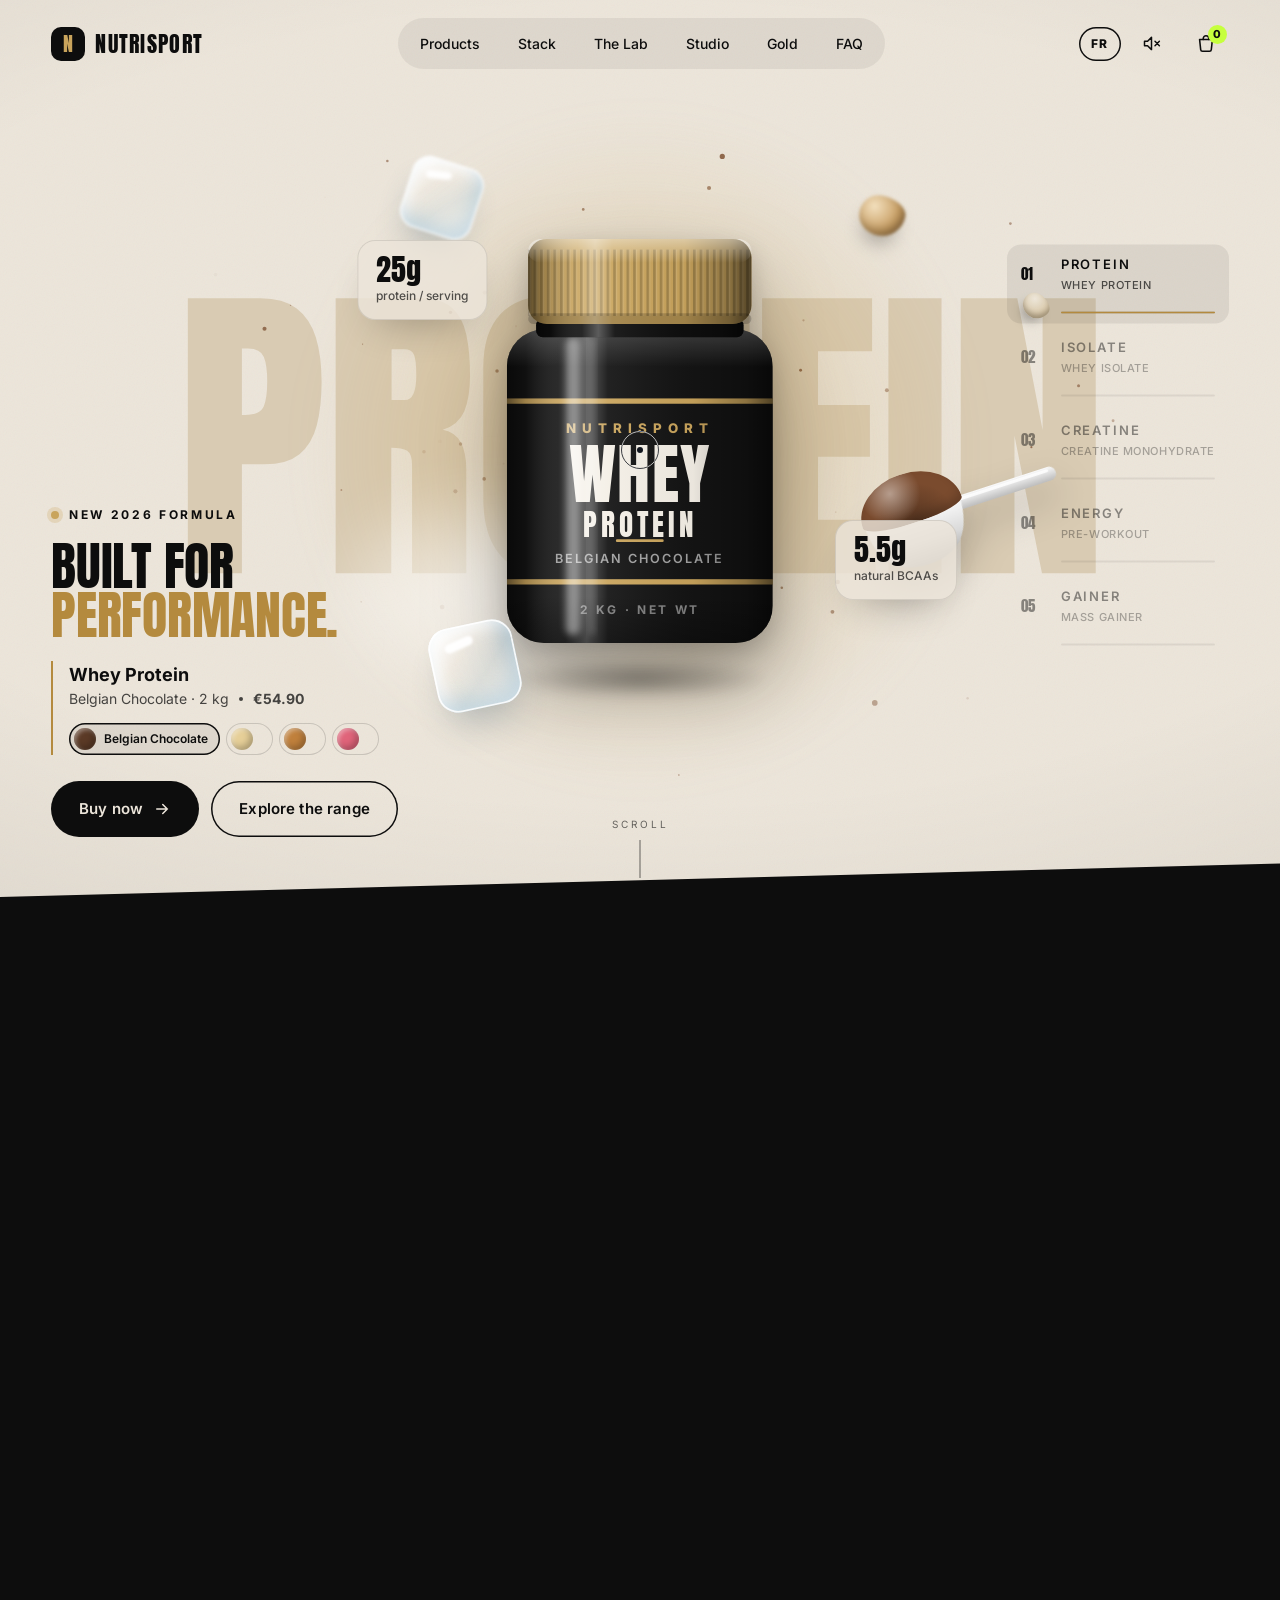
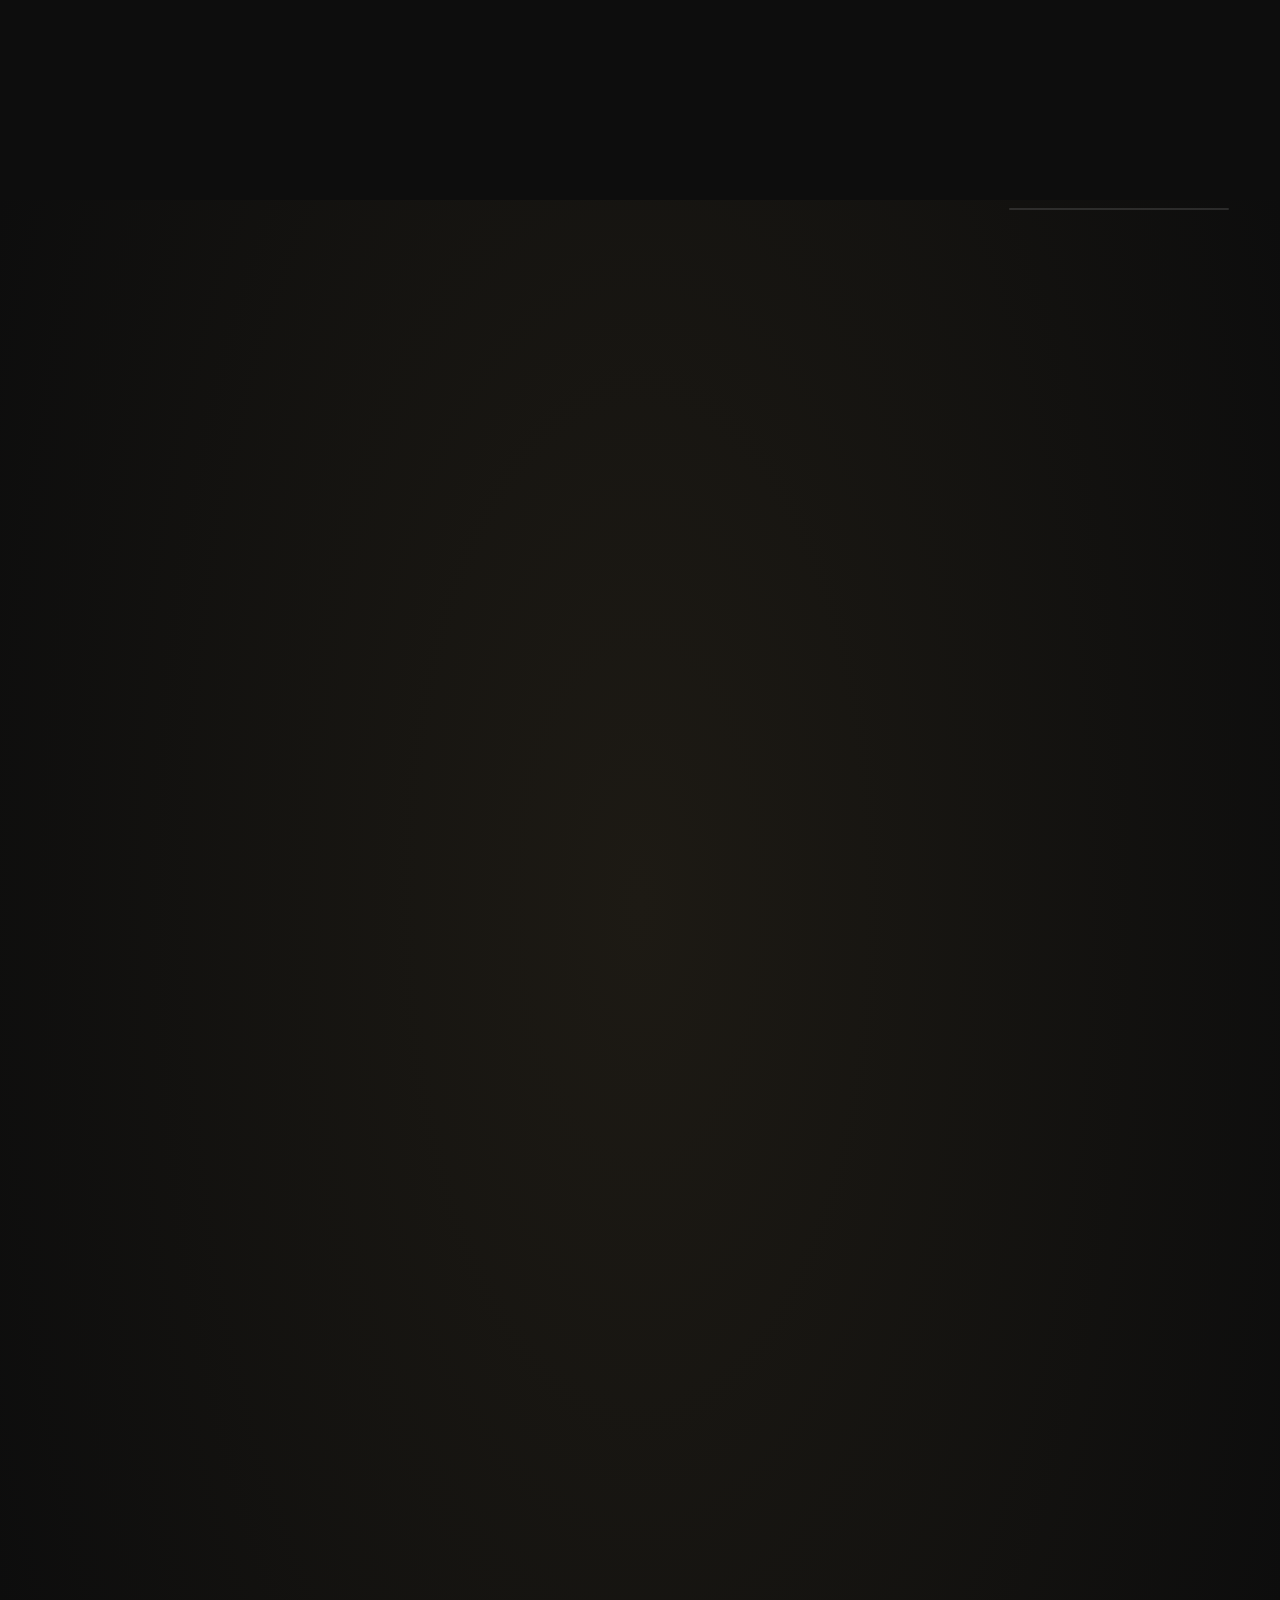
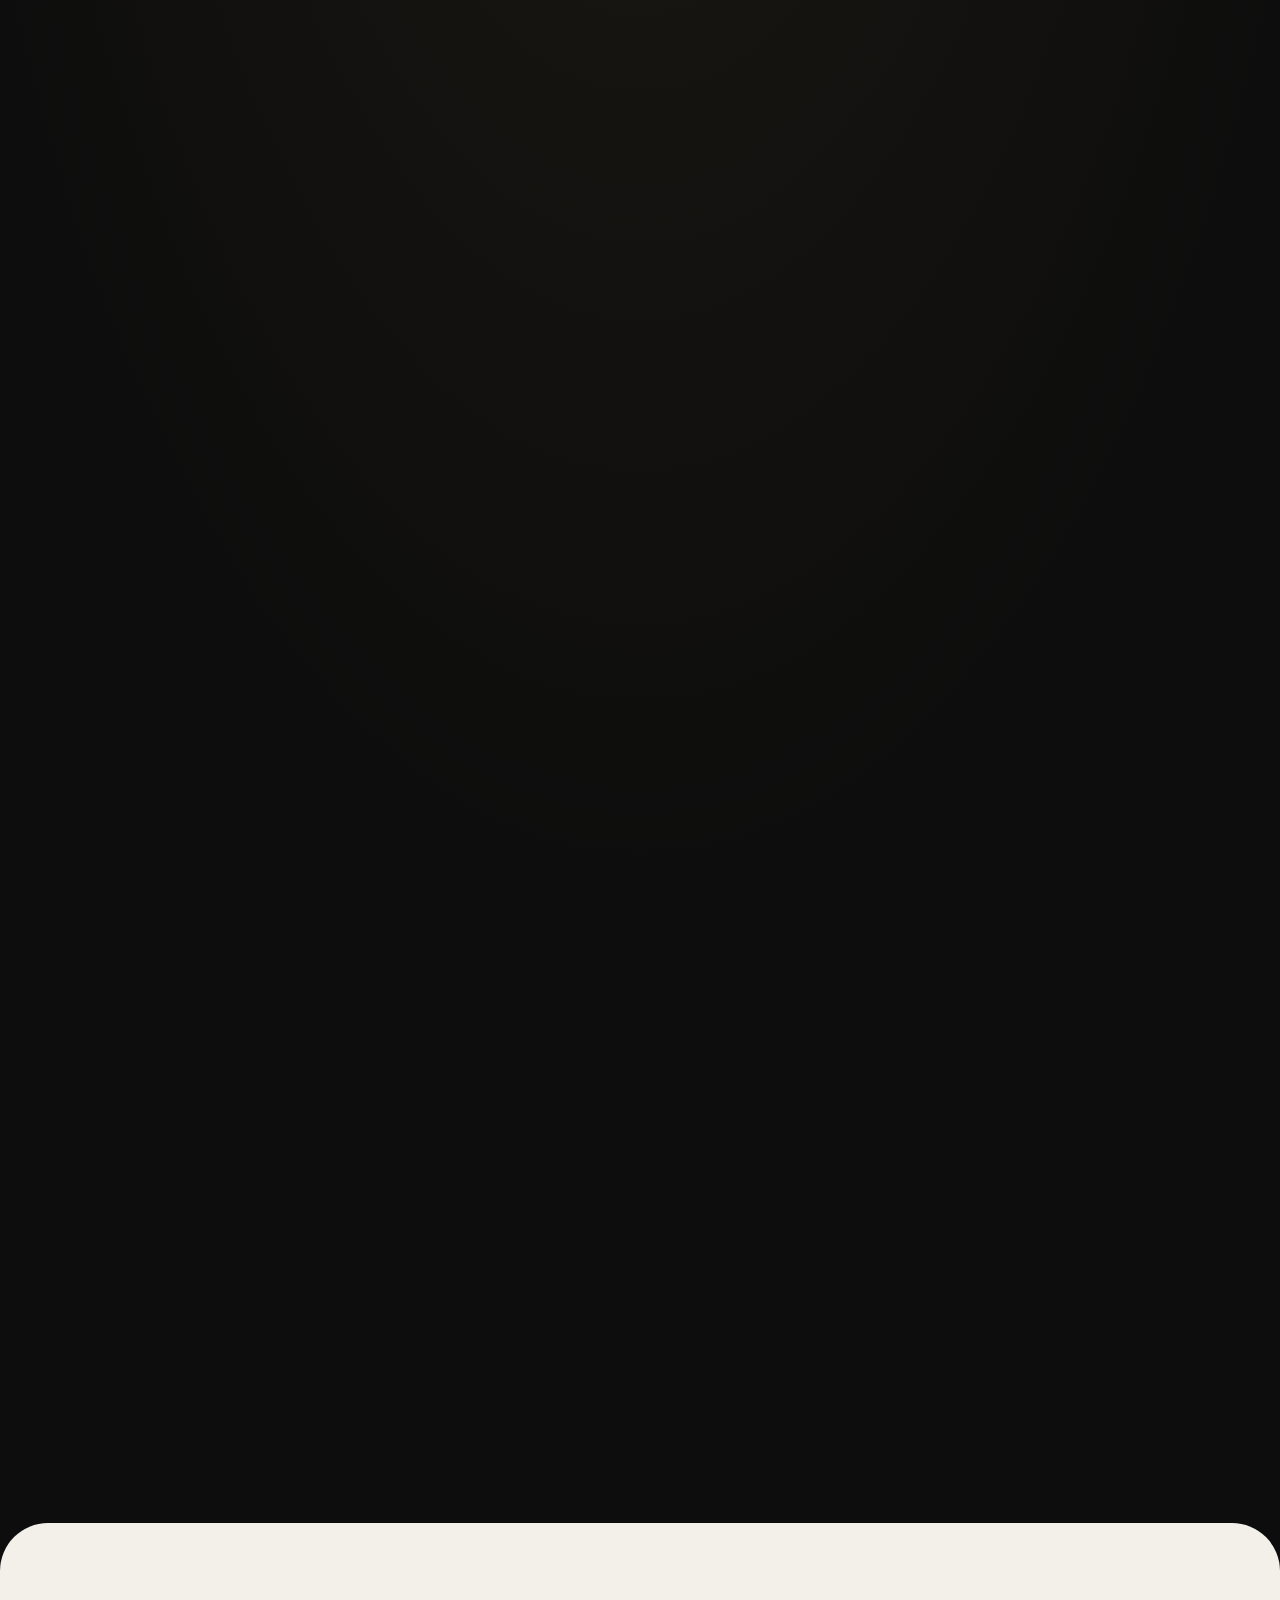
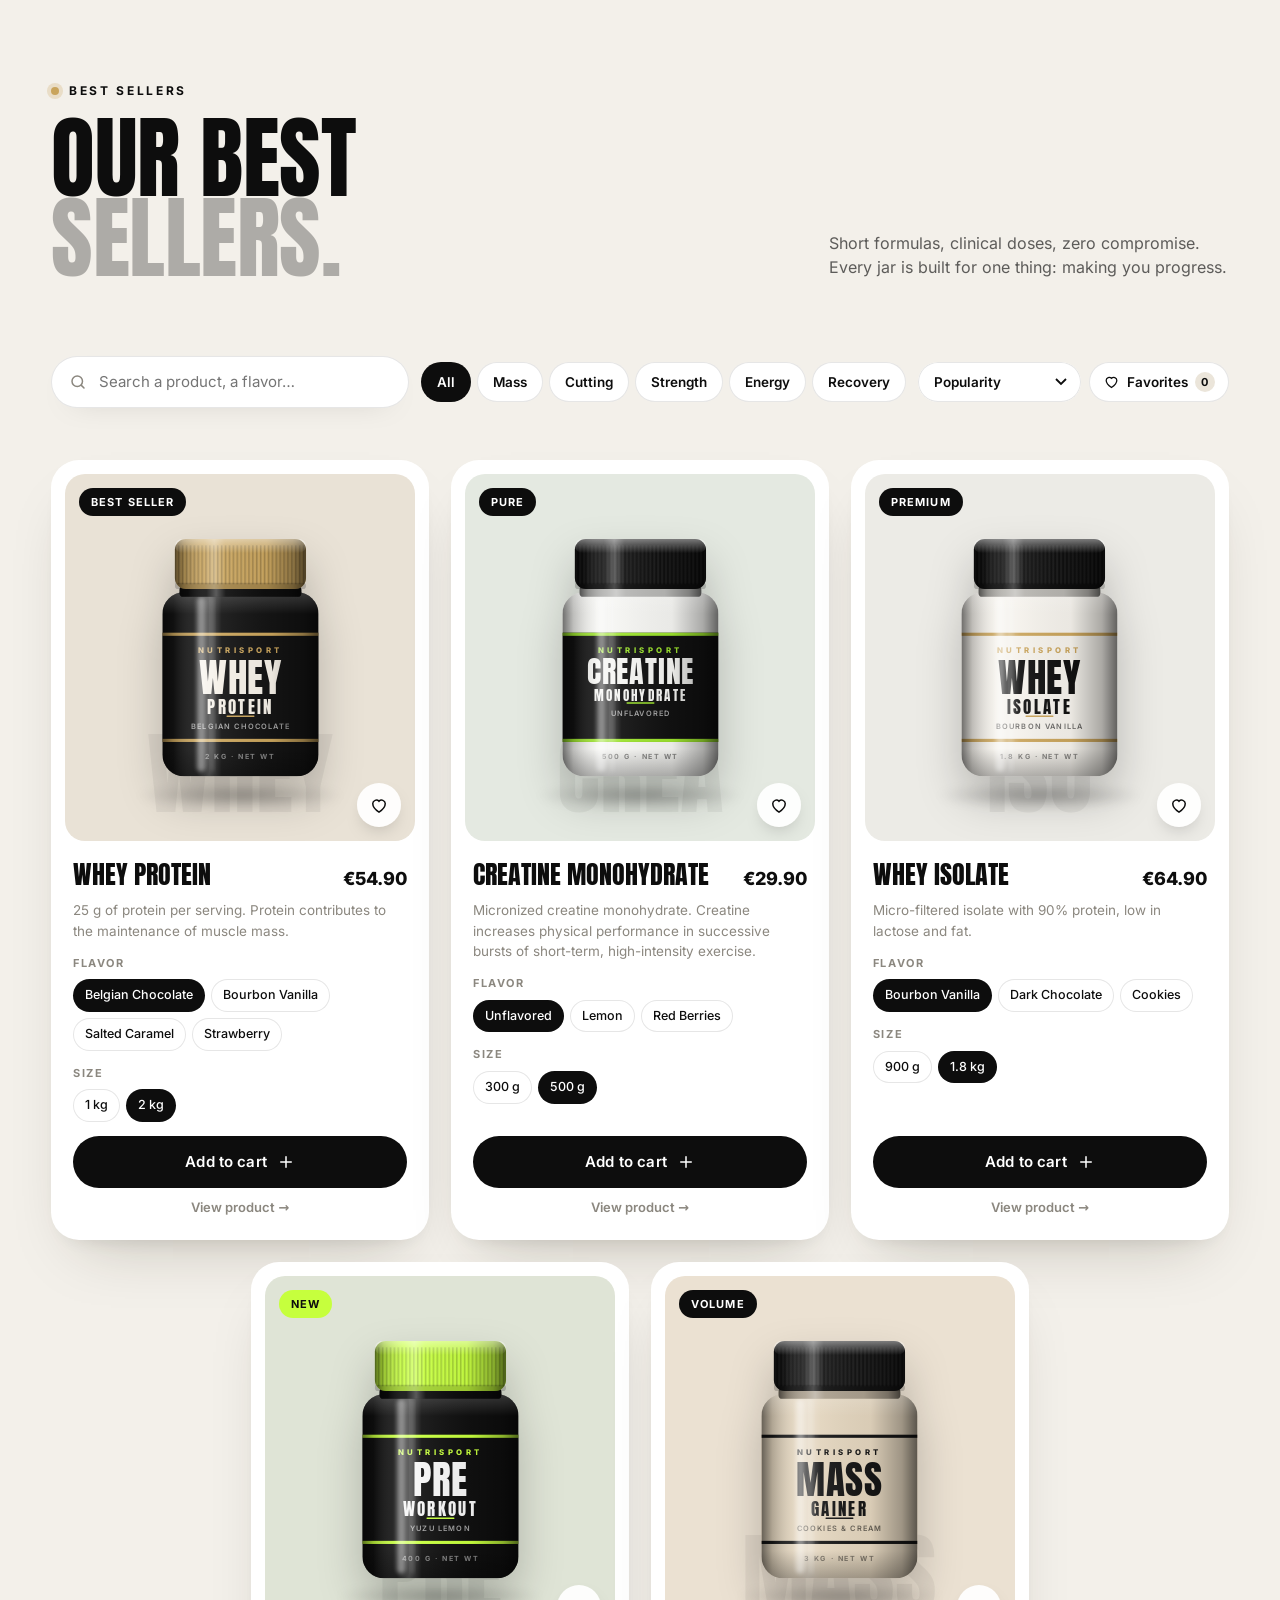
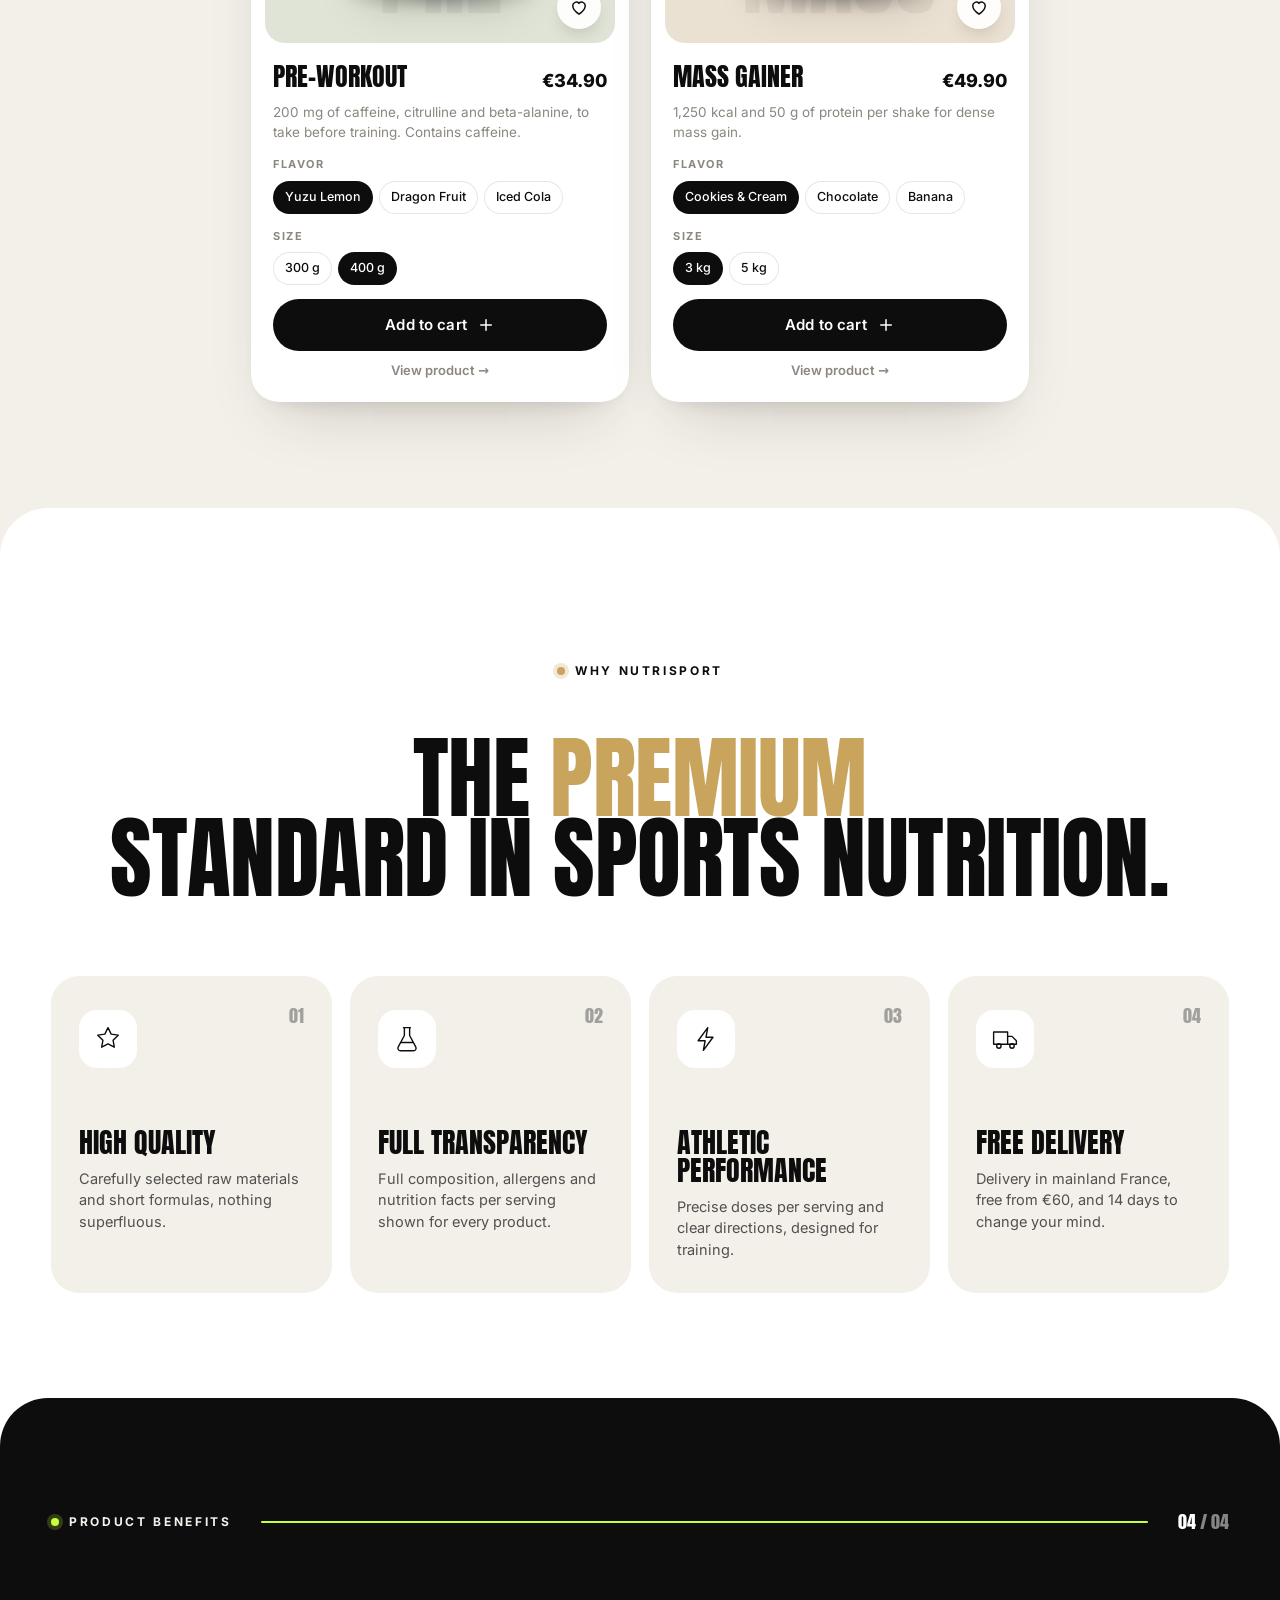
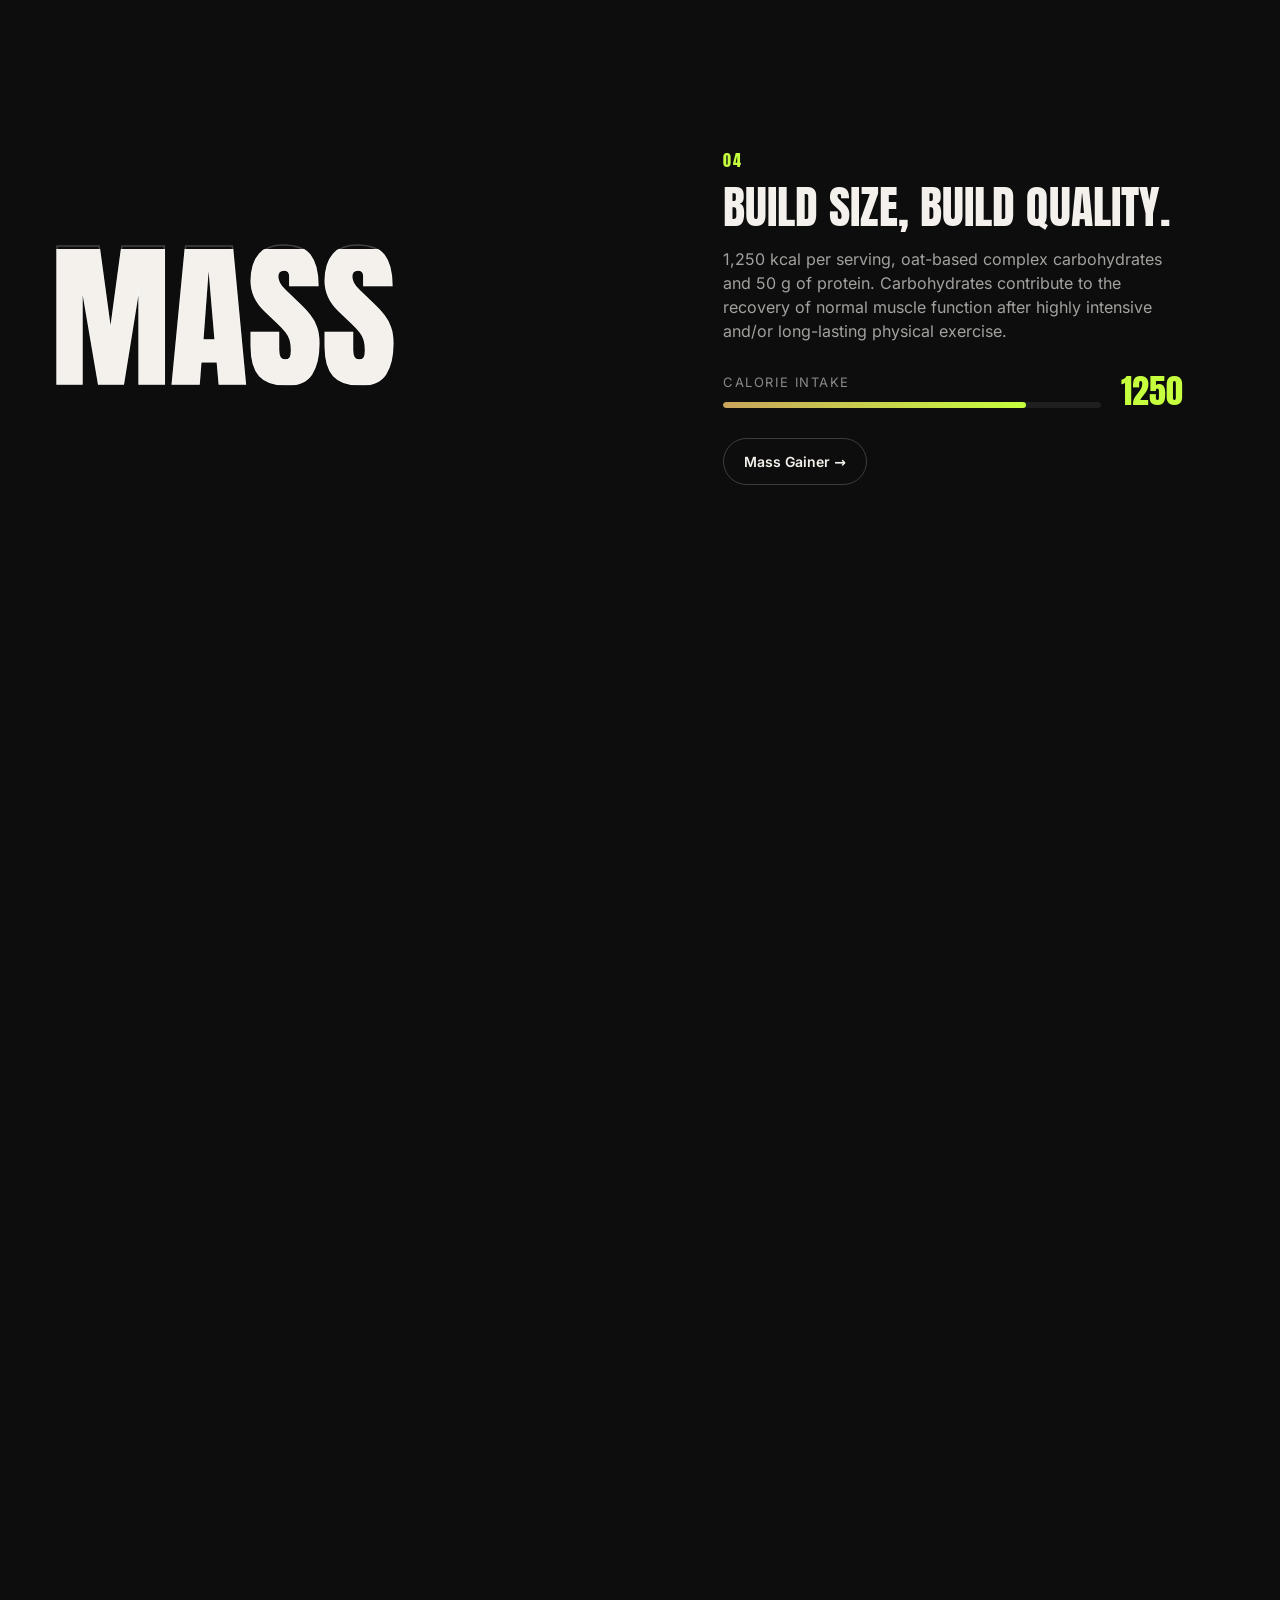
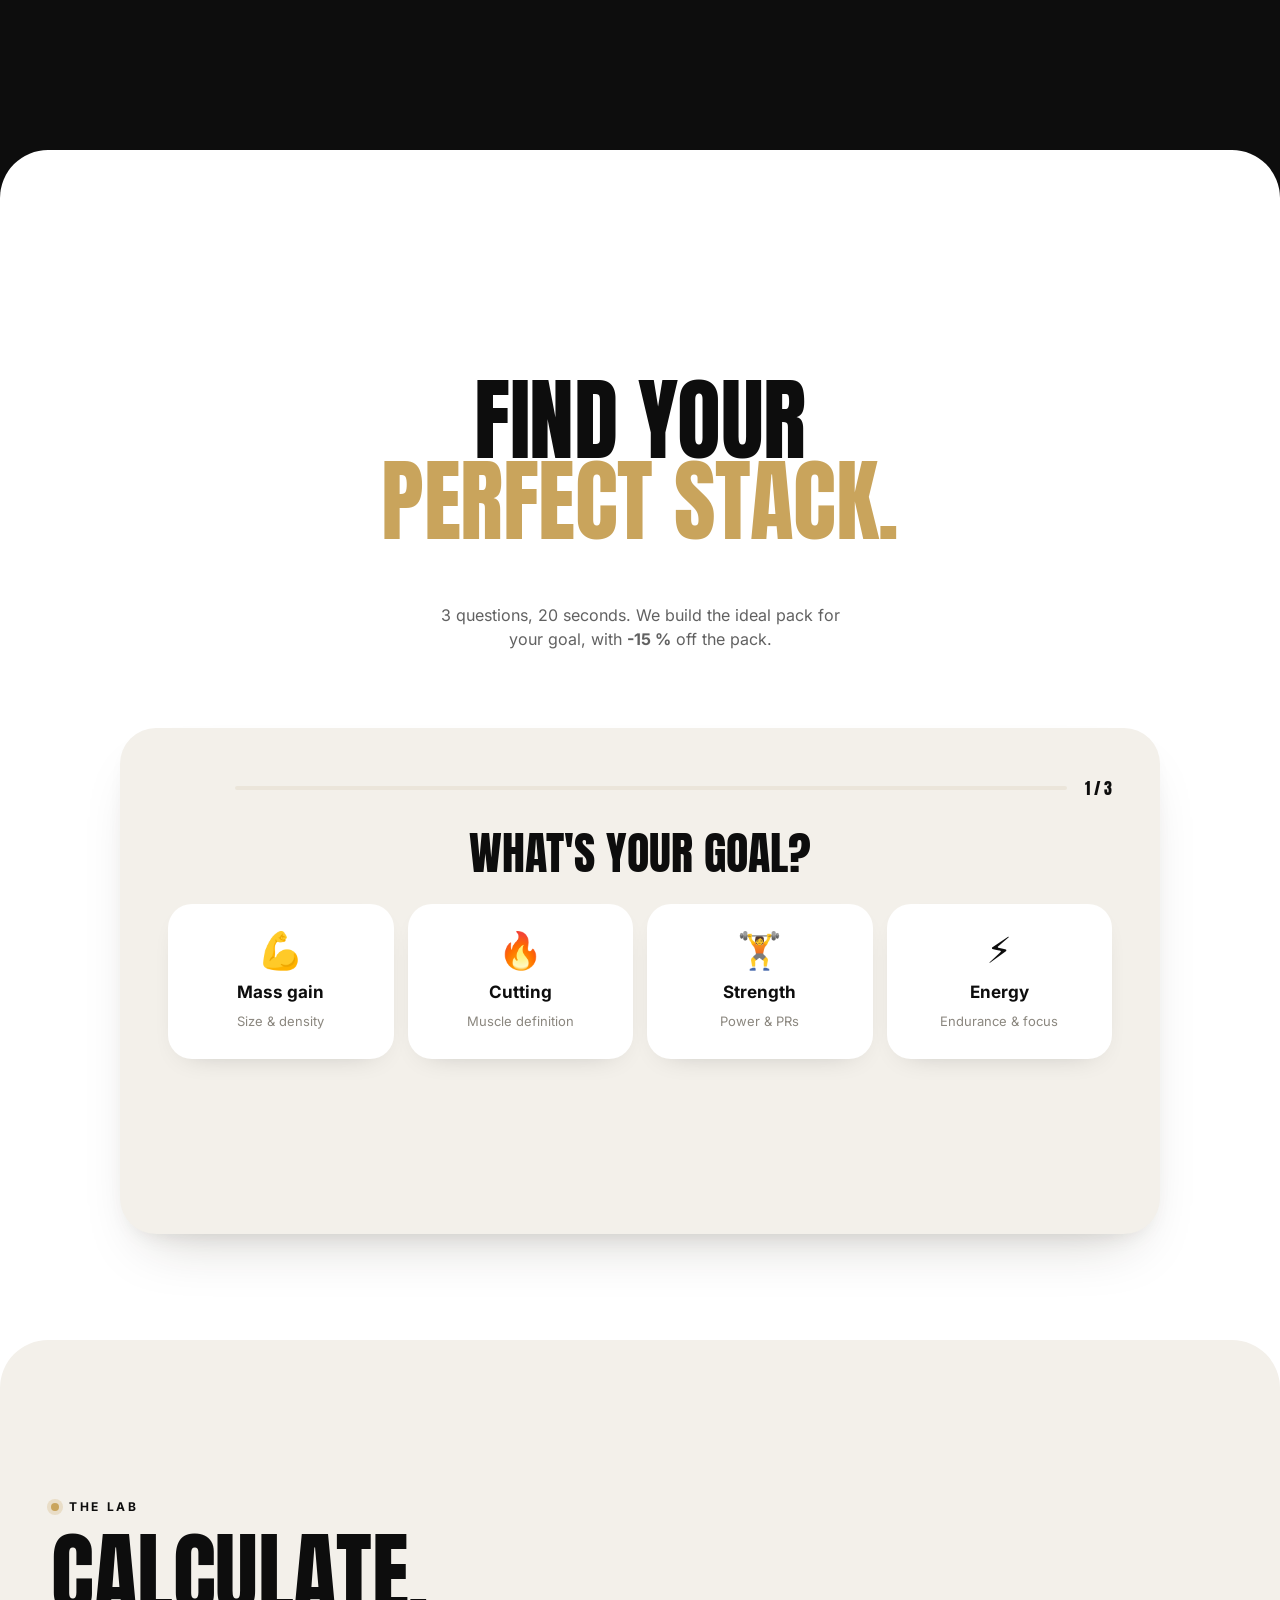
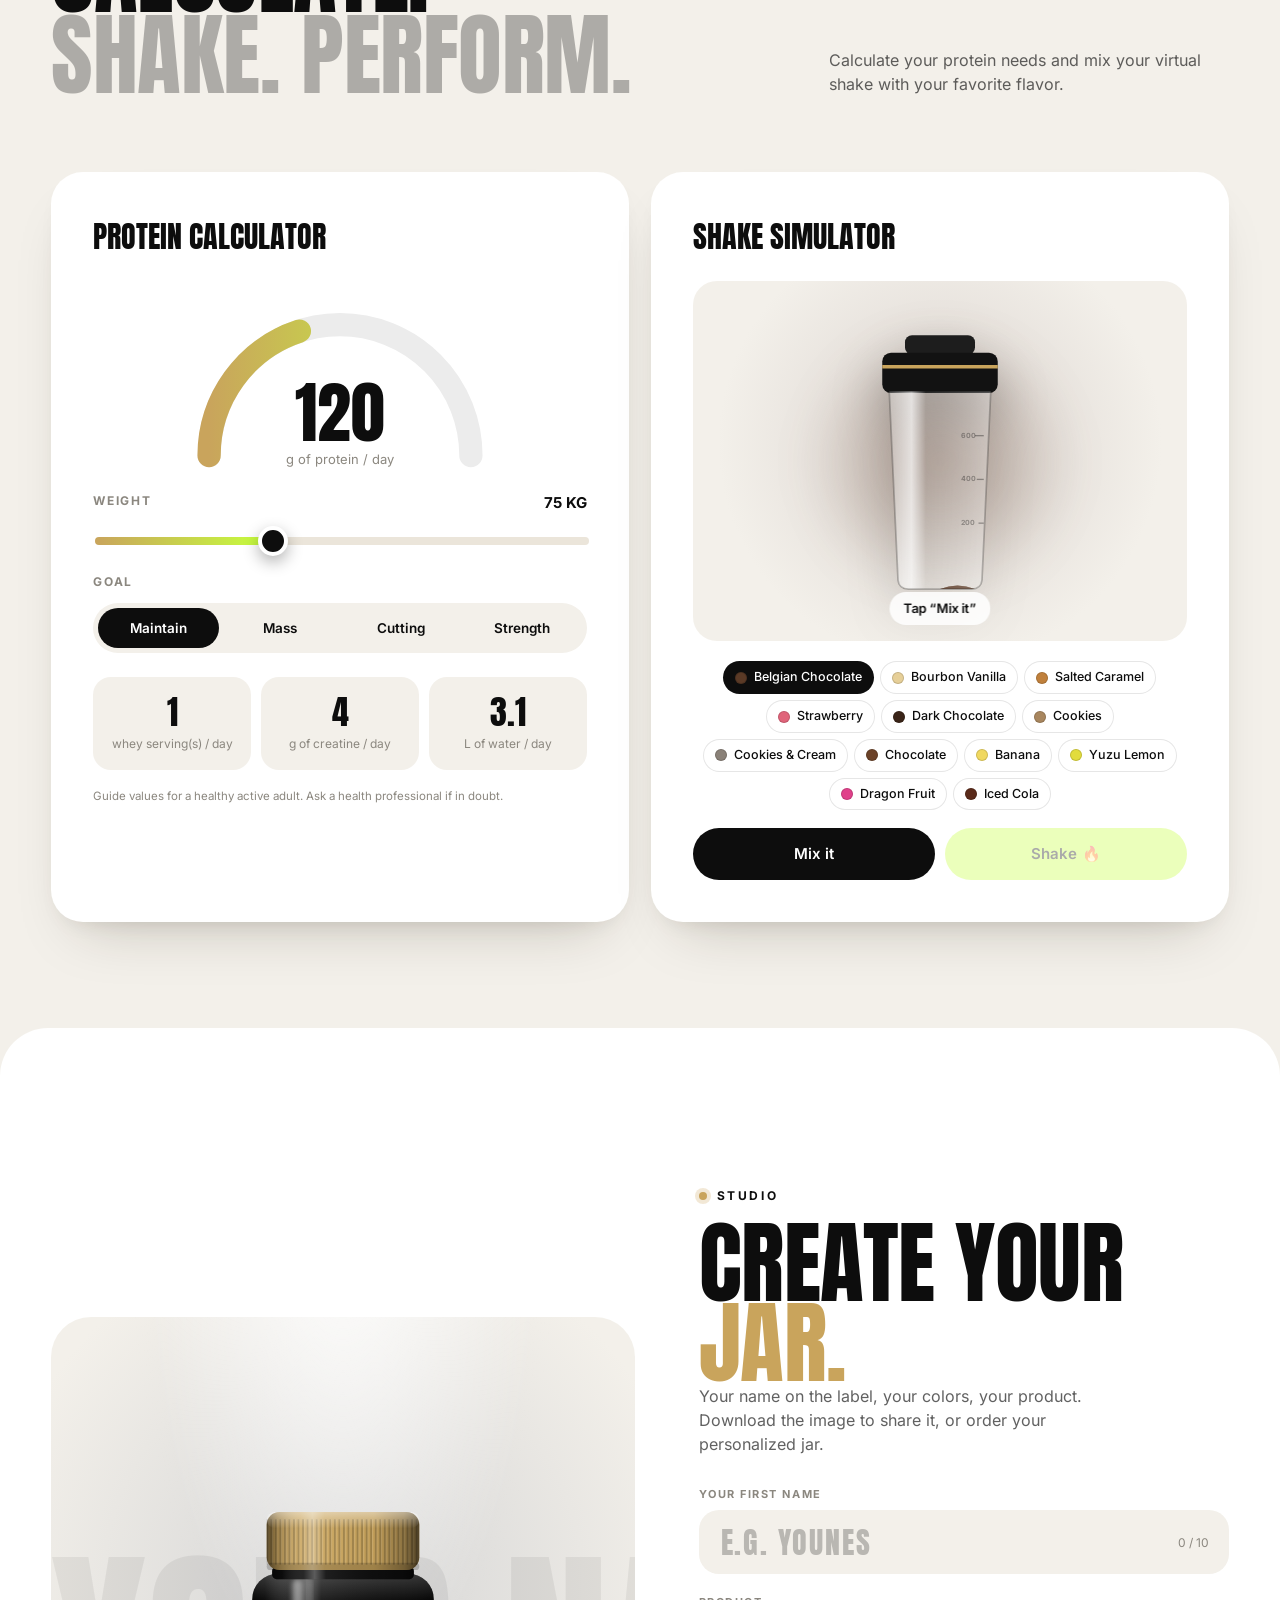
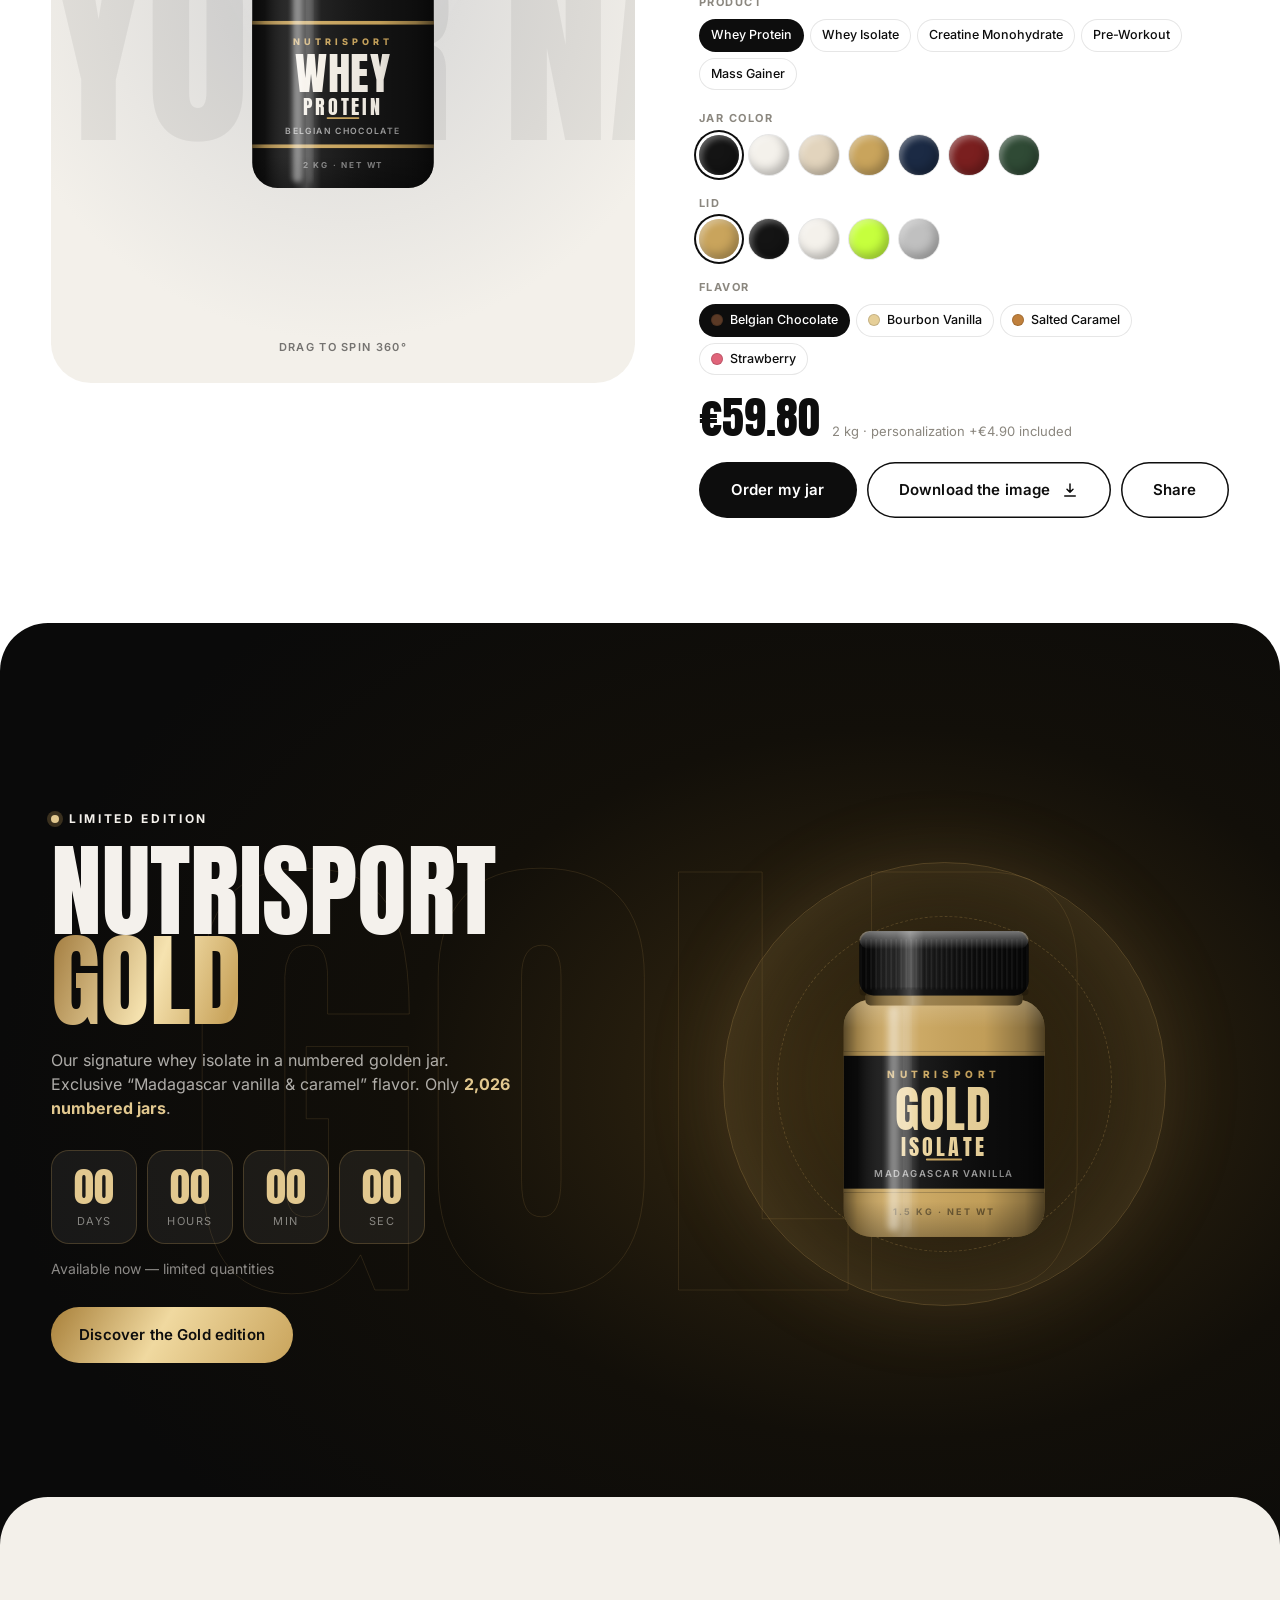
<file: index.html>
<!doctype html>
<html lang="fr">
<head>
  <meta charset="utf-8" />
  <meta name="viewport" content="width=device-width, initial-scale=1" />
  <title>NUTRISPORT — Nutrition sportive premium</title>
  <meta name="description" content="NUTRISPORT : whey protein, isolate, créatine monohydrate, pre-workout et mass gainer. Nutrition sportive premium, composition transparente, livraison offerte dès 60 €." />
  <meta name="theme-color" content="#0d0d0d" />
  <link rel="icon" href="data:image/svg+xml,%3Csvg xmlns='http://www.w3.org/2000/svg' viewBox='0 0 64 64'%3E%3Crect width='64' height='64' rx='14' fill='%230d0d0d'/%3E%3Ctext x='32' y='44' font-family='Arial Black,Arial' font-weight='900' font-size='30' text-anchor='middle' fill='%23c9a45c'%3EN%3C/text%3E%3C/svg%3E" />
  <!-- Fonts are self-hosted: no external request can block the page -->
  <link rel="preload" href="assets/fonts/anton-latin.woff2" as="font" type="font/woff2" crossorigin />
  <link rel="preload" href="assets/fonts/inter-latin-var.woff2" as="font" type="font/woff2" crossorigin />
  <!-- the import map must come before any module (pre)loading -->
  <script type="importmap">{ "imports": { "three": "./assets/vendor/three/three.module.min.js" } }</script>
  <!-- start downloading the 3D engine right away, in parallel with the page -->
  <link rel="modulepreload" href="assets/vendor/three/three.module.min.js" />
  <link rel="modulepreload" href="assets/js/jar3d.js" />
  <link rel="stylesheet" href="assets/css/styles.css" />
  <script>
    /* Failsafe: never leave visitors stuck on the loading screen, even if a script fails */
    setTimeout(function () {
      var b = document.body;
      if (b && b.classList.contains("is-loading")) { b.classList.remove("is-loading"); b.classList.add("is-loaded"); }
    }, 7000);
  </script>
</head>
<body class="is-loading">

  <!-- Preloader -->
  <div class="preloader" aria-hidden="true">
    <div class="preloader-jar">
      <svg viewBox="0 0 120 150">
        <defs>
          <clipPath id="preJarClip"><rect x="14" y="38" width="92" height="104" rx="16"/></clipPath>
          <linearGradient id="prePowder" x1="0" y1="0" x2="0" y2="1"><stop offset="0" stop-color="#e2c88f"/><stop offset="1" stop-color="#9a7234"/></linearGradient>
        </defs>
        <g clip-path="url(#preJarClip)">
          <g class="preloader-fill"><path d="M0 0 Q15 -6 30 0 T60 0 T90 0 T120 0 T150 0 T180 0 V160 H0 Z" fill="url(#prePowder)"/></g>
        </g>
        <rect x="14" y="38" width="92" height="104" rx="16" fill="none" stroke="#f4f1ec" stroke-width="2.5"/>
        <rect class="preloader-lid" x="22" y="12" width="76" height="22" rx="6" fill="none" stroke="#c9a45c" stroke-width="2.5"/>
      </svg>
      <span class="preloader-pct"><b id="prePct">0</b>%</span>
    </div>
    <div class="preloader-word"><span>N</span><span>U</span><span>T</span><span>R</span><span>I</span><span>S</span><span>P</span><span>O</span><span>R</span><span>T</span></div>
  </div>

  <!-- Page transition curtain -->
  <div class="curtain" aria-hidden="true"><span class="curtain-logo">NUTRISPORT</span></div>

  <!-- Powder cursor trail -->
  <canvas class="trail" id="trail" aria-hidden="true"></canvas>

  <!-- Custom cursor (desktop only) -->
  <div class="cursor" aria-hidden="true"><span class="cursor-dot"></span><span class="cursor-ring"></span></div>

  <!-- Header -->
  <header class="nav" id="nav">
    <a href="#top" class="logo" aria-label="NUTRISPORT accueil">
      <span class="logo-mark">N</span><span class="logo-word">NUTRISPORT</span>
    </a>
    <nav class="nav-links" id="navLinks" aria-label="Navigation principale">
      <a href="#produits">Produits</a>
      <a href="#stack">Stack</a>
      <a href="#lab">Le Lab</a>
      <a href="#studio">Studio</a>
      <a href="#gold">Gold</a>
      <a href="#avis" data-feature="reviews">Avis</a>
      <a href="#faq">FAQ</a>
    </nav>
    <div class="nav-actions">
      <button class="lang-btn" id="langBtn" aria-label="Switch the site to English">EN</button>
      <button class="icon-btn sound-btn" id="soundBtn" aria-label="Activer le son" aria-pressed="false">
        <svg viewBox="0 0 24 24" width="21" height="21" fill="none" stroke="currentColor" stroke-width="1.7" stroke-linecap="round" stroke-linejoin="round"><path d="M4 9.5h3.5L12 5v14l-4.5-4.5H4z"/><path class="sound-on" d="M15.5 9a4 4 0 0 1 0 6M18 6.5a7.5 7.5 0 0 1 0 11"/><path class="sound-off" d="m16 9.5 5 5m0-5-5 5"/></svg>
        <span class="sound-bars" aria-hidden="true"><i></i><i></i><i></i></span>
      </button>
      <button class="icon-btn" id="cartBtn" aria-label="Ouvrir le panier">
        <svg viewBox="0 0 24 24" width="22" height="22" fill="none" stroke="currentColor" stroke-width="1.7" stroke-linecap="round" stroke-linejoin="round"><path d="M5 7h14l-1.2 11.2a2 2 0 0 1-2 1.8H8.2a2 2 0 0 1-2-1.8L5 7Z"/><path d="M9 7V6a3 3 0 0 1 6 0v1"/></svg>
        <span class="cart-count" id="cartCount">0</span>
      </button>
      <button class="burger" id="burger" aria-label="Menu" aria-expanded="false"><span></span><span></span></button>
    </div>
  </header>

  <main>
    <!-- 1. HERO -->
    <section class="hero" id="top" data-theme="protein">
      <canvas class="hero-particles" id="particles" aria-hidden="true"></canvas>

      <div class="hero-giant" aria-hidden="true">
        <div class="hero-giant-text" id="giantText">PROTEIN</div>
      </div>

      <div class="hero-stage" id="heroStage">
        <div class="hero-glow" aria-hidden="true"></div>

        <!-- Back floating layer -->
        <div class="floats floats--back" aria-hidden="true">
          <div class="float smoke" style="--x:40%;--y:66%;--d:.25" data-themes="isolate protein energy gainer"><i></i></div>
          <div class="float smoke smoke--2" style="--x:68%;--y:30%;--d:.2" data-themes="isolate energy creatine"><i></i></div>
          <div class="float ice" style="--x:32%;--y:22%;--d:.5;--r:18deg;--s:1" data-themes="protein isolate"><i></i></div>
          <div class="float ice" style="--x:80%;--y:70%;--d:.35;--r:-24deg;--s:.7" data-themes="isolate"><i></i></div>
          <div class="float capsule" style="--x:76%;--y:22%;--d:.45;--r:-35deg;--s:.9" data-themes="creatine energy"><i></i></div>
          <div class="float shard" style="--x:33%;--y:28%;--d:.55;--r:20deg;--s:.9" data-themes="energy"><i></i></div>
          <div class="float chunk" style="--x:72%;--y:24%;--d:.4;--r:12deg;--s:1" data-themes="gainer protein"><i></i></div>
        </div>

        <div class="hero-product" id="heroProduct">
          <div class="hero-jars" id="heroJars"><!-- jars injected by JS --></div>
          <div class="jar3d" id="heroJar3d" aria-hidden="true"></div>
          <span class="drag-hint" aria-hidden="true"><svg viewBox="0 0 24 24" width="16" height="16" fill="none" stroke="currentColor" stroke-width="1.8" stroke-linecap="round"><path d="M8 12H3m0 0 3-3m-3 3 3 3M16 12h5m0 0-3-3m3 3-3 3"/></svg> Glisser pour tourner 360°</span>
          <div class="hero-shadow" aria-hidden="true"></div>
        </div>

        <!-- Front floating layer -->
        <div class="floats floats--front" aria-hidden="true">
          <div class="float scoop" style="--x:79%;--y:56%;--d:1.1;--r:-18deg;--s:1" data-themes="protein isolate creatine gainer"><i></i></div>
          <div class="float ice" style="--x:35%;--y:74%;--d:1;--r:-12deg;--s:1.15" data-themes="protein isolate"><i></i></div>
          <div class="float capsule" style="--x:30%;--y:66%;--d:1.2;--r:28deg;--s:1.15" data-themes="creatine energy"><i></i></div>
          <div class="float capsule capsule--alt" style="--x:84%;--y:74%;--d:.9;--r:65deg;--s:.75" data-themes="creatine"><i></i></div>
          <div class="float shard shard--2" style="--x:82%;--y:62%;--d:1.3;--r:-30deg;--s:1.2" data-themes="energy"><i></i></div>
          <div class="float shard shard--3" style="--x:33%;--y:82%;--d:.9;--r:60deg;--s:.7" data-themes="energy"><i></i></div>
          <div class="float chunk chunk--2" style="--x:31%;--y:76%;--d:1.2;--r:-20deg;--s:1.3" data-themes="gainer"><i></i></div>
          <div class="float chunk chunk--3" style="--x:86%;--y:34%;--d:.8;--r:40deg;--s:.6" data-themes="protein gainer"><i></i></div>
        </div>

        <div class="hero-badge hero-badge--a" id="badgeA"><strong>25g</strong><span>protéines / dose</span></div>
        <div class="hero-badge hero-badge--b" id="badgeB"><strong>0g</strong><span>sucres ajoutés</span></div>
      </div>

      <div class="hero-content">
        <p class="eyebrow reveal-hero"><span class="dot"></span> Nouvelle formule 2026</p>
        <h1 class="hero-title reveal-hero" data-i18n-html="hero.title">Forgé pour<br />la <em>performance.</em></h1>
        <div class="hero-product-info reveal-hero">
          <div class="hero-product-name" id="heroName">Whey Protein</div>
          <div class="hero-product-meta"><span id="heroFlavor">Chocolat Belge · 2 kg</span><span class="sep"></span><span class="hero-price" id="heroPrice">54,90 €</span></div>
          <div class="hero-flavors" id="heroFlavors" role="radiogroup" aria-label="Choisir un goût"></div>
        </div>
        <div class="hero-ctas reveal-hero">
          <button class="btn btn--primary magnetic" id="heroBuy">
            <span>Acheter maintenant</span>
            <svg viewBox="0 0 24 24" width="18" height="18" fill="none" stroke="currentColor" stroke-width="2" stroke-linecap="round"><path d="M5 12h14M13 6l6 6-6 6"/></svg>
          </button>
          <a href="#produits" class="btn btn--ghost magnetic"><span>Découvrir la gamme</span></a>
        </div>
      </div>

      <div class="hero-switcher reveal-hero" id="heroSwitcher" role="tablist" aria-label="Choisir un produit"><!-- injected --></div>

      <div class="hero-scroll" aria-hidden="true"><span>Scroll</span><i></i></div>
    </section>

    <!-- Marquee -->
    <div class="marquee" aria-hidden="true">
      <div class="marquee-track">
        <span>WHEY PROTEIN</span><b>✦</b><span>ISOLATE</span><b>✦</b><span>CREATINE</span><b>✦</b><span>PRE-WORKOUT</span><b>✦</b><span>MASS GAINER</span><b>✦</b>
        <span>WHEY PROTEIN</span><b>✦</b><span>ISOLATE</span><b>✦</b><span>CREATINE</span><b>✦</b><span>PRE-WORKOUT</span><b>✦</b><span>MASS GAINER</span><b>✦</b>
      </div>
    </div>

    <!-- STORY (scroll-driven) -->
    <section class="story" id="formule" data-nav="dark">
      <div class="story-sticky">
        <canvas class="story-canvas" id="storyCanvas" aria-hidden="true"></canvas>
        <div class="story-stage" aria-hidden="true">
          <div class="story-jar" id="storyJar">
            <svg class="story-lid" id="storyLid" viewBox="0 0 200 60"><defs><linearGradient id="slg" x1="0" x2="1"><stop offset="0" stop-color="#8a6a2e"/><stop offset=".3" stop-color="#f0d9a0"/><stop offset=".55" stop-color="#c9a45c"/><stop offset="1" stop-color="#6e5222"/></linearGradient><pattern id="slr" width="6" height="10" patternUnits="userSpaceOnUse"><rect width="2.5" height="10" fill="#000" opacity=".2"/></pattern></defs><rect x="4" y="4" width="192" height="52" rx="12" fill="url(#slg)"/><rect x="4" y="10" width="192" height="40" fill="url(#slr)"/></svg>
            <svg class="story-body" viewBox="0 0 220 250"><defs><linearGradient id="sbg" x1="0" x2="1"><stop offset="0" stop-color="#000"/><stop offset=".25" stop-color="#2a2a2a"/><stop offset=".32" stop-color="#4a4a4a"/><stop offset=".45" stop-color="#1a1a1a"/><stop offset="1" stop-color="#000"/></linearGradient></defs><rect x="6" y="0" width="208" height="16" rx="5" fill="#0a0a0a"/><rect x="0" y="10" width="220" height="240" rx="30" fill="url(#sbg)"/><rect x="0" y="80" width="220" height="3" fill="#c9a45c"/><rect x="0" y="190" width="220" height="3" fill="#c9a45c"/><text x="110" y="112" text-anchor="middle" font-family="Inter,Arial" font-weight="800" font-size="11" letter-spacing="5" fill="#c9a45c">NUTRISPORT</text><text x="110" y="160" text-anchor="middle" font-family="Anton,Impact" font-size="44" fill="#f4efe6">WHEY</text><text x="110" y="182" text-anchor="middle" font-family="Anton,Impact" font-size="17" letter-spacing="4" fill="#f4efe6">PROTEIN</text></svg>
          </div>
          <div class="story-shaker" id="storyShaker">
            <svg viewBox="0 0 160 300"><defs><clipPath id="shClip"><path d="M22 70 L32 286 Q33 296 44 296 H116 Q127 296 128 286 L138 70 Z"/></clipPath><linearGradient id="shGlass" x1="0" x2="1"><stop offset="0" stop-color="#fff" stop-opacity=".22"/><stop offset=".25" stop-color="#fff" stop-opacity=".55"/><stop offset=".4" stop-color="#fff" stop-opacity=".08"/><stop offset="1" stop-color="#fff" stop-opacity=".25"/></linearGradient></defs><rect x="40" y="6" width="80" height="22" rx="8" fill="#1d1d1d"/><rect x="14" y="26" width="132" height="46" rx="10" fill="#151515"/><rect x="14" y="40" width="132" height="4" fill="#c6ff3d"/><g clip-path="url(#shClip)"><rect id="shLiquid" x="0" y="296" width="160" height="240" fill="#6b4228"/></g><path d="M22 70 L32 286 Q33 296 44 296 H116 Q127 296 128 286 L138 70 Z" fill="url(#shGlass)" stroke="rgba(255,255,255,.5)" stroke-width="2"/><text x="80" y="200" text-anchor="middle" font-family="Anton,Impact" font-size="20" letter-spacing="2" fill="rgba(255,255,255,.55)">NUTRISPORT</text></svg>
          </div>
        </div>
        <div class="story-captions">
          <div class="story-cap is-on"><span>01</span><h3>Ouvrez le pot.</h3><p>Une poudre ultra-fine, micro-filtrée, qui se dissout en 5 secondes.</p></div>
          <div class="story-cap"><span>02</span><h3>Libérez la puissance.</h3><p>Une poudre de lactosérum filtrée à froid, pensée pour votre shaker après l'entraînement.</p></div>
          <div class="story-cap"><span>03</span><h3>25 g de protéines.</h3><p>Par dose, avec 5,5 g de BCAA naturellement présents. Les protéines contribuent au maintien de la masse musculaire.</p></div>
          <div class="story-cap"><span>04</span><h3>Shakez. Performez.</h3><p>Un shaker onctueux, prêt en 10 secondes, à savourer après la séance.</p></div>
        </div>
        <div class="story-progress"><i id="storyBar"></i></div>
        <p class="story-hint">Scrollez pour ouvrir le pot ↓</p>
      </div>
    </section>

    <!-- 2. PRODUITS -->
    <section class="section products" id="produits">
      <div class="container">
        <div class="section-head">
          <div>
            <p class="eyebrow reveal"><span class="dot"></span> Best-sellers</p>
            <h2 class="section-title reveal">Nos produits<br /><span class="muted">populaires.</span></h2>
          </div>
          <p class="section-lead reveal">Des formules courtes, des dosages cliniques, zéro compromis. Chaque pot est conçu pour une seule chose : vous faire progresser.</p>
        </div>
        <div class="shop-bar reveal">
          <label class="shop-search">
            <svg viewBox="0 0 24 24" width="18" height="18" fill="none" stroke="currentColor" stroke-width="2" stroke-linecap="round"><circle cx="11" cy="11" r="7"/><path d="m20 20-3.5-3.5"/></svg>
            <input type="search" id="shopSearch" placeholder="Rechercher un produit, un goût…" aria-label="Rechercher un produit" autocomplete="off" />
          </label>
          <div class="shop-goals" id="shopGoals" role="radiogroup" aria-label="Filtrer par objectif">
            <button class="goal-chip is-active" data-goal="all">Tous</button>
            <button class="goal-chip" data-goal="masse">Masse</button>
            <button class="goal-chip" data-goal="seche">Sèche</button>
            <button class="goal-chip" data-goal="force">Force</button>
            <button class="goal-chip" data-goal="energie">Énergie</button>
            <button class="goal-chip" data-goal="recup">Récupération</button>
          </div>
          <div class="shop-right">
            <label class="shop-sort">
              <span class="sr-only">Trier</span>
              <select id="shopSort" aria-label="Trier les produits">
                <option value="pop">Popularité</option>
                <option value="rating" data-feature="reviews">Mieux notés</option>
                <option value="asc">Prix croissant</option>
                <option value="desc">Prix décroissant</option>
              </select>
            </label>
            <button class="fav-filter" id="favFilter" aria-pressed="false"><svg viewBox="0 0 24 24" width="17" height="17"><path d="M12 20.5s-7.5-4.6-7.5-10.2A4.3 4.3 0 0 1 12 7.6a4.3 4.3 0 0 1 7.5 2.7c0 5.6-7.5 10.2-7.5 10.2Z"/></svg><span>Favoris</span><b id="favCount">0</b></button>
          </div>
        </div>
        <p class="shop-count" id="shopCount" aria-live="polite"></p>
        <div class="product-grid" id="productGrid"><!-- injected --></div>
        <div class="shop-empty" id="shopEmpty" hidden>
          <strong>Aucun produit trouvé</strong>
          <p id="shopEmptyText">Essayez un autre mot-clé ou un autre objectif.</p>
          <button class="btn btn--dark" id="shopReset"><span>Réinitialiser les filtres</span></button>
        </div>
      </div>
    </section>

    <!-- 3. POURQUOI -->
    <section class="section why" id="marque">
      <div class="container">
        <div class="section-head section-head--center">
          <p class="eyebrow reveal"><span class="dot"></span> Pourquoi NUTRISPORT</p>
          <h2 class="section-title reveal">Le standard <span class="gold">premium</span><br />de la nutrition sportive.</h2>
        </div>

        <div class="why-grid">
          <article class="why-card reveal">
            <div class="why-icon"><svg viewBox="0 0 32 32" fill="none" stroke="currentColor" stroke-width="1.6" stroke-linecap="round" stroke-linejoin="round"><path d="M16 3l3.6 7.4 8.1 1.2-5.9 5.7 1.4 8.1L16 21.6l-7.2 3.8 1.4-8.1-5.9-5.7 8.1-1.2Z"/></svg></div>
            <span class="why-num">01</span>
            <h3>Haute qualité</h3>
            <p>Des matières premières sélectionnées avec soin et des formules courtes, sans superflu.</p>
          </article>
          <article class="why-card reveal">
            <div class="why-icon"><svg viewBox="0 0 32 32" fill="none" stroke="currentColor" stroke-width="1.6" stroke-linecap="round" stroke-linejoin="round"><path d="M12 3h8M13 3v9L6 25a3 3 0 0 0 2.6 4.5h14.8A3 3 0 0 0 26 25l-7-13V3"/><path d="M9.5 20h13"/></svg></div>
            <span class="why-num">02</span>
            <h3>Transparence totale</h3>
            <p>Composition complète, allergènes et valeurs nutritionnelles par dose affichés pour chaque produit.</p>
          </article>
          <article class="why-card reveal">
            <div class="why-icon"><svg viewBox="0 0 32 32" fill="none" stroke="currentColor" stroke-width="1.6" stroke-linecap="round" stroke-linejoin="round"><path d="M18 3 7 18h8l-2 11 11-15h-8l2-11Z"/></svg></div>
            <span class="why-num">03</span>
            <h3>Performance sportive</h3>
            <p>Des dosages précis par portion et des conseils d'utilisation clairs, pensés pour l'entraînement.</p>
          </article>
          <article class="why-card reveal">
            <div class="why-icon"><svg viewBox="0 0 32 32" fill="none" stroke="currentColor" stroke-width="1.6" stroke-linecap="round" stroke-linejoin="round"><path d="M3 8h16v14H3zM19 13h5l5 5v4h-10"/><circle cx="9" cy="24" r="2.5"/><circle cx="24" cy="24" r="2.5"/></svg></div>
            <span class="why-num">04</span>
            <h3>Livraison offerte</h3>
            <p>Livraison en France métropolitaine, offerte dès 60 € d'achat, et 14 jours pour changer d'avis.</p>
          </article>
        </div>

        <div class="stats" data-feature="stats">
          <div class="stat reveal"><strong data-count="50000" data-suffix="+">0</strong><span>athlètes équipés</span></div>
          <div class="stat reveal"><strong data-count="4.9" data-decimals="1" data-suffix="/5">0</strong><span>note moyenne</span></div>
          <div class="stat reveal"><strong data-count="100" data-suffix="%">0</strong><span>lots testés en labo</span></div>
          <div class="stat reveal"><strong data-count="48" data-suffix="h">0</strong><span>livraison en France</span></div>
        </div>
      </div>
    </section>

    <!-- 4. BÉNÉFICES (pinned horizontal scroll) -->
    <section class="benefits" id="benefices" data-nav="dark">
      <div class="benefits-sticky">
        <div class="benefits-head">
          <p class="eyebrow"><span class="dot"></span> Bénéfices produits</p>
          <div class="benefits-progress"><i id="benefitsBar"></i></div>
          <span class="benefits-count"><b id="benefitsIdx">01</b> / 04</span>
        </div>
        <div class="benefits-track" id="benefitsTrack">
          <article class="benefit">
            <div class="benefit-word">FORCE</div>
            <div class="benefit-body">
              <span class="benefit-num">01</span>
              <h3>Des efforts brefs et intenses.</h3>
              <p>La créatine augmente la performance physique lors d'exercices brefs et intenses successifs. L'effet bénéfique est obtenu par la consommation journalière de 3 g de créatine.</p>
              <div class="meter"><span>Créatine par dose</span><div class="meter-bar"><i style="--v:.92"></i></div><b>5g</b></div>
              <a href="#produits" class="benefit-link" data-product="creatine">Creatine Monohydrate →</a>
            </div>
          </article>
          <article class="benefit">
            <div class="benefit-word">RÉCUP</div>
            <div class="benefit-body">
              <span class="benefit-num">02</span>
              <h3>Construisez votre muscle.</h3>
              <p>Les protéines contribuent à augmenter la masse musculaire et au maintien de la masse musculaire. 25 g de protéines par dose, avec 5,5 g de BCAA naturellement présents.</p>
              <div class="meter"><span>Protéines par dose</span><div class="meter-bar"><i style="--v:.86"></i></div><b>25g</b></div>
              <a href="#produits" class="benefit-link" data-product="whey">Whey Protein →</a>
            </div>
          </article>
          <article class="benefit">
            <div class="benefit-word">ÉNERGIE</div>
            <div class="benefit-body">
              <span class="benefit-num">03</span>
              <h3>Prêt pour la séance.</h3>
              <p>200 mg de caféine, 6 g de citrulline et 3,2 g de bêta-alanine par dose, à prendre 20 minutes avant l'entraînement. Contient de la caféine : déconseillé aux enfants et aux femmes enceintes ou allaitantes.</p>
              <div class="meter"><span>Caféine par dose</span><div class="meter-bar"><i style="--v:.95"></i></div><b>200mg</b></div>
              <a href="#produits" class="benefit-link" data-product="preworkout">Pre-Workout →</a>
            </div>
          </article>
          <article class="benefit">
            <div class="benefit-word">MASSE</div>
            <div class="benefit-body">
              <span class="benefit-num">04</span>
              <h3>Prenez du volume, de la qualité.</h3>
              <p>1 250 kcal par portion, des glucides complexes à base d'avoine et 50 g de protéines. Les glucides contribuent à la récupération de la fonction musculaire normale après un exercice physique très intense et/ou prolongé.</p>
              <div class="meter"><span>Apport calorique</span><div class="meter-bar"><i style="--v:.8"></i></div><b>1250</b></div>
              <a href="#produits" class="benefit-link" data-product="gainer">Mass Gainer →</a>
            </div>
          </article>
        </div>
      </div>
    </section>

    <!-- STACK FINDER -->
    <section class="section quiz" id="stack">
      <div class="container">
        <div class="section-head section-head--center">
          <p class="eyebrow reveal"><span class="dot"></span> Stack finder</p>
          <h2 class="section-title reveal">Trouve ton<br /><span class="gold">stack parfait.</span></h2>
          <p class="section-lead reveal">3 questions, 20 secondes. On compose le pack idéal pour ton objectif, avec <b>-15 %</b> sur le pack.</p>
        </div>
        <div class="quiz-card reveal" id="quiz">
          <div class="quiz-top">
            <button class="quiz-back" id="quizBack" aria-label="Question précédente">← Retour</button>
            <div class="quiz-progress"><i id="quizBar"></i></div>
            <span class="quiz-count" id="quizCount">1 / 3</span>
          </div>
          <div class="quiz-viewport">
            <div class="quiz-step is-active" data-step="0">
              <h3>Quel est ton objectif&nbsp;?</h3>
              <div class="quiz-options quiz-options--4">
                <button class="quiz-opt" data-name="goal" data-value="masse"><span class="quiz-ico">💪</span><b>Prise de masse</b><small>Volume &amp; densité</small></button>
                <button class="quiz-opt" data-name="goal" data-value="seche"><span class="quiz-ico">🔥</span><b>Sèche</b><small>Définition musculaire</small></button>
                <button class="quiz-opt" data-name="goal" data-value="force"><span class="quiz-ico">🏋️</span><b>Force</b><small>Puissance &amp; records</small></button>
                <button class="quiz-opt" data-name="goal" data-value="energie"><span class="quiz-ico">⚡</span><b>Énergie</b><small>Endurance &amp; focus</small></button>
              </div>
            </div>
            <div class="quiz-step" data-step="1">
              <h3>Combien de séances par semaine&nbsp;?</h3>
              <div class="quiz-options quiz-options--3">
                <button class="quiz-opt" data-name="freq" data-value="1"><span class="quiz-big">1–2</span><small>Je débute</small></button>
                <button class="quiz-opt" data-name="freq" data-value="2"><span class="quiz-big">3–4</span><small>Régulier</small></button>
                <button class="quiz-opt" data-name="freq" data-value="3"><span class="quiz-big">5+</span><small>Intensif</small></button>
              </div>
            </div>
            <div class="quiz-step" data-step="2">
              <h3>Quel est ton poids&nbsp;?</h3>
              <div class="quiz-weight">
                <output class="quiz-weight-val" id="quizWeightVal">75<small>kg</small></output>
                <input type="range" id="quizWeight" min="45" max="130" value="75" aria-label="Poids en kilogrammes" />
                <div class="quiz-weight-scale"><span>45 kg</span><span>130 kg</span></div>
              </div>
              <button class="btn btn--dark quiz-reveal-btn magnetic" id="quizReveal"><span>Révéler mon stack</span><svg viewBox="0 0 24 24" width="18" height="18" fill="none" stroke="currentColor" stroke-width="2" stroke-linecap="round"><path d="M5 12h14M13 6l6 6-6 6"/></svg></button>
            </div>
            <div class="quiz-step quiz-result" data-step="3" id="quizResult"></div>
          </div>
        </div>
      </div>
    </section>

    <!-- LE LAB -->
    <section class="section lab" id="lab">
      <div class="container">
        <div class="section-head">
          <div>
            <p class="eyebrow reveal"><span class="dot"></span> Le Lab</p>
            <h2 class="section-title reveal">Calcule.<br /><span class="muted">Shake. Performe.</span></h2>
          </div>
          <p class="section-lead reveal">Calcule tes besoins en protéines et prépare ton shaker virtuel avec ton goût préféré.</p>
        </div>
        <div class="lab-grid">
          <article class="lab-card calc reveal" id="calc">
            <h3>Calculateur de protéines</h3>
            <div class="calc-gauge">
              <svg viewBox="0 0 220 130"><defs><linearGradient id="gaugeG" x1="0" x2="1"><stop offset="0" stop-color="#c9a45c"/><stop offset="1" stop-color="#c6ff3d"/></linearGradient></defs><path d="M20 120 A90 90 0 0 1 200 120" fill="none" stroke="rgba(13,13,13,.08)" stroke-width="16" stroke-linecap="round"/><path id="gaugeArc" d="M20 120 A90 90 0 0 1 200 120" fill="none" stroke="url(#gaugeG)" stroke-width="16" stroke-linecap="round" pathLength="100" stroke-dasharray="100" stroke-dashoffset="100"/></svg>
              <div class="calc-value"><b id="calcProtein">0</b><span>g de protéines / jour</span></div>
            </div>
            <label class="calc-label" for="calcWeight">Poids <output id="calcWeightVal">75 kg</output></label>
            <input type="range" id="calcWeight" min="40" max="140" value="75" />
            <span class="calc-label">Objectif</span>
            <div class="seg" id="calcGoal" role="radiogroup">
              <button data-f="1.6" class="is-active">Maintien</button><button data-f="2">Masse</button><button data-f="2.2">Sèche</button><button data-f="1.8">Force</button>
            </div>
            <div class="calc-results">
              <div><b id="calcDoses">0</b><span>dose(s) de whey / jour</span></div>
              <div><b id="calcCrea">0</b><span>g de créatine / jour</span></div>
              <div><b id="calcWater">0</b><span>L d'eau / jour</span></div>
            </div>
            <p class="calc-note">Valeurs indicatives pour un adulte sportif en bonne santé. Demandez conseil à un professionnel de santé en cas de doute.</p>
          </article>
          <article class="lab-card shaker-lab reveal" id="shakerLab">
            <h3>Simulateur de shaker</h3>
            <div class="shaker-stage">
              <div class="shaker-glow"></div>
              <div class="shaker" id="shaker">
                <svg viewBox="0 0 160 300">
                  <defs>
                    <clipPath id="labShClip"><path d="M22 70 L32 286 Q33 296 44 296 H116 Q127 296 128 286 L138 70 Z"/></clipPath>
                    <linearGradient id="labGlass" x1="0" x2="1"><stop offset="0" stop-color="#fff" stop-opacity=".25"/><stop offset=".22" stop-color="#fff" stop-opacity=".7"/><stop offset=".36" stop-color="#fff" stop-opacity=".1"/><stop offset="1" stop-color="#fff" stop-opacity=".3"/></linearGradient>
                  </defs>
                  <g class="shaker-cap"><rect x="40" y="6" width="80" height="22" rx="8" fill="#1d1d1d"/><rect x="14" y="26" width="132" height="46" rx="10" fill="#121212"/><rect x="14" y="40" width="132" height="4" fill="#c9a45c"/></g>
                  <g clip-path="url(#labShClip)">
                    <g class="shaker-liquid" id="labLiquid">
                      <path class="wave wave--back" d="M0 0 Q20 -8 40 0 T80 0 T120 0 T160 0 T200 0 T240 0 T280 0 T320 0 V260 H0 Z"/>
                      <path class="wave wave--front" d="M0 0 Q20 -8 40 0 T80 0 T120 0 T160 0 T200 0 T240 0 T280 0 T320 0 V260 H0 Z"/>
                    </g>
                    <g class="shaker-foam" id="labFoam"></g>
                  </g>
                  <path d="M22 70 L32 286 Q33 296 44 296 H116 Q127 296 128 286 L138 70 Z" fill="url(#labGlass)" stroke="rgba(13,13,13,.25)" stroke-width="2"/>
                  <g fill="rgba(13,13,13,.35)" font-family="Inter,Arial" font-size="8" font-weight="700"><rect x="120" y="120" width="10" height="1.5"/><text x="104" y="123">600</text><rect x="122" y="170" width="8" height="1.5"/><text x="104" y="173">400</text><rect x="124" y="220" width="6" height="1.5"/><text x="104" y="223">200</text></g>
                </svg>
              </div>
              <span class="shaker-status" id="shakerStatus">Choisis ton goût</span>
            </div>
            <div class="chips shaker-flavors" id="shakerFlavors"></div>
            <div class="shaker-actions">
              <button class="btn btn--dark" id="shakerFill"><span>Préparer</span></button>
              <button class="btn btn--neon" id="shakerShake" disabled><span>Secouer 🔥</span></button>
            </div>
          </article>
        </div>
      </div>
    </section>

    <!-- CRÉE TON POT -->
    <section class="section creator" id="studio">
      <div class="container creator-layout">
        <div class="creator-stage">
          <div class="creator-spot" aria-hidden="true"></div>
          <div class="creator-name-bg" id="creatorNameBg" aria-hidden="true">TON NOM</div>
          <div class="creator-jar" id="creatorJar"><div class="creator-jar-fallback" id="creatorFallback"></div></div>
          <span class="drag-hint drag-hint--dark" aria-hidden="true">Glisser pour tourner 360°</span>
        </div>
        <div class="creator-panel">
          <p class="eyebrow reveal"><span class="dot"></span> Studio</p>
          <h2 class="section-title reveal">Crée ton<br /><span class="gold">pot.</span></h2>
          <p class="section-lead reveal">Ton prénom sur l'étiquette, tes couleurs, ton produit. Télécharge l'image pour la partager, ou commande ton pot personnalisé.</p>
          <div class="creator-form reveal">
            <label class="creator-field">
              <span class="opt-label">Ton prénom</span>
              <input type="text" id="creatorName" maxlength="10" placeholder="Ex. YOUNES" autocomplete="off" spellcheck="false" />
              <small id="creatorCount">0 / 10</small>
            </label>
            <div><span class="opt-label">Produit</span><div class="chips" id="creatorProduct"></div></div>
            <div><span class="opt-label">Couleur du pot</span><div class="swatches" id="creatorJarColor"></div></div>
            <div><span class="opt-label">Couvercle</span><div class="swatches" id="creatorLidColor"></div></div>
            <div><span class="opt-label">Goût</span><div class="chips" id="creatorFlavor"></div></div>
            <div class="creator-price"><strong id="creatorPrice">—</strong><span id="creatorPriceNote">personnalisation incluse</span></div>
            <div class="creator-actions">
              <button class="btn btn--dark" id="creatorAdd"><span>Commander mon pot</span></button>
              <button class="btn btn--ghost-dark" id="creatorDownload"><span>Télécharger l'image</span><svg viewBox="0 0 24 24" width="18" height="18" fill="none" stroke="currentColor" stroke-width="2" stroke-linecap="round"><path d="M12 4v11m0 0-4-4m4 4 4-4M5 20h14"/></svg></button>
              <button class="btn btn--ghost-dark" id="creatorShare" hidden><span>Partager</span></button>
            </div>
          </div>
        </div>
      </div>
    </section>

    <!-- 5. TÉMOIGNAGES -->
    <section class="section reviews" id="avis" data-feature="reviews">
      <div class="container">
        <div class="section-head">
          <div>
            <p class="eyebrow reveal"><span class="dot"></span> Témoignages</p>
            <h2 class="section-title reveal">Ils ne s'entraînent<br /><span class="muted">plus sans nous.</span></h2>
          </div>
          <div class="rating-summary reveal">
            <div class="rating-big">4,9</div>
            <div>
              <div class="stars" aria-label="5 étoiles">★★★★★</div>
              <p>Basé sur 6 412 avis vérifiés</p>
            </div>
          </div>
        </div>
      </div>
      <div class="reviews-rows" id="reviewsRows"><!-- injected --></div>
    </section>

    <!-- GOLD LIMITED EDITION -->
    <section class="gold-edition" id="gold" data-nav="dark">
      <div class="gold-bg" aria-hidden="true"><span>GOLD</span></div>
      <div class="container gold-layout">
        <div class="gold-content">
          <p class="eyebrow reveal"><span class="dot"></span> Édition limitée</p>
          <h2 class="gold-title reveal">NUTRISPORT<br /><em>GOLD</em></h2>
          <p class="gold-lead reveal" data-i18n-html="gold.lead">Notre whey isolate signature dans un pot doré numéroté. Saveur exclusive « Vanille de Madagascar &amp; caramel ». Seulement <b>2 026 pots</b> numérotés.</p>
          <div class="countdown reveal" id="countdown" aria-live="off">
            <div><b data-cd="d">00</b><span>Jours</span></div>
            <div><b data-cd="h">00</b><span>Heures</span></div>
            <div><b data-cd="m">00</b><span>Min</span></div>
            <div><b data-cd="s">00</b><span>Sec</span></div>
          </div>
          <p class="gold-date reveal" id="goldDate">Drop le 27 novembre 2026 à 10h</p>
          <button class="btn btn--gold reveal magnetic" id="goldNotify"><span>Me prévenir du drop</span></button>
        </div>
        <div class="gold-visual">
          <div class="gold-ring" aria-hidden="true"></div>
          <div class="gold-jar" id="goldJar"><div class="gold-jar-fallback" id="goldJarFallback"></div></div>
          <span class="drag-hint drag-hint--light" aria-hidden="true">Glisser pour tourner 360°</span>
        </div>
      </div>
    </section>

    <!-- 6. FAQ -->
    <section class="section faq" id="faq">
      <div class="container faq-layout">
        <div class="faq-aside">
          <p class="eyebrow reveal"><span class="dot"></span> FAQ</p>
          <h2 class="section-title reveal">Questions<br /><span class="muted">fréquentes.</span></h2>
          <p class="section-lead reveal">Une autre question ? Écrivez-nous, nous vous répondrons avec plaisir.</p>
          <a href="mentions-legales.html#contact" data-contact class="btn btn--dark reveal magnetic"><span>Nous contacter</span></a>
        </div>
        <div class="faq-list" id="faqList"><!-- injected --></div>
      </div>
    </section>

    <!-- CTA -->
    <section class="cta">
      <div class="container">
        <div class="cta-card reveal">
          <div class="cta-giant" aria-hidden="true">JOIN</div>
          <div class="cta-content">
            <p class="eyebrow"><span class="dot"></span> Team NUTRISPORT</p>
            <h2>-10% sur votre<br />première commande.</h2>
            <p>Programmes, recettes protéinées et accès en avant-première aux nouveautés.</p>
            <form class="newsletter" id="newsletter">
              <input type="email" required placeholder="Votre adresse e-mail" aria-label="Adresse e-mail" />
              <button class="btn btn--neon" type="submit"><span>Rejoindre</span></button>
            </form>
            <p class="newsletter-legal">Désinscription possible à tout moment. Voir notre <a href="confidentialite.html">politique de confidentialité</a>.</p>
          </div>
        </div>
      </div>
    </section>
  </main>

  <!-- 7. FOOTER -->
  <footer class="footer" data-nav="dark">
    <div class="container">
      <div class="footer-top">
        <div class="footer-brand">
          <a href="#top" class="logo logo--light"><span class="logo-mark">N</span><span class="logo-word">NUTRISPORT</span></a>
          <p>Nutrition sportive premium, pensée pour les athlètes exigeants.</p>
          <div class="socials">
            <a href="#" data-social="instagram" aria-label="Instagram"><svg viewBox="0 0 24 24" fill="none" stroke="currentColor" stroke-width="1.7"><rect x="3" y="3" width="18" height="18" rx="5"/><circle cx="12" cy="12" r="4"/><circle cx="17.5" cy="6.5" r="1" fill="currentColor"/></svg></a>
            <a href="#" data-social="tiktok" aria-label="TikTok"><svg viewBox="0 0 24 24" fill="none" stroke="currentColor" stroke-width="1.7" stroke-linecap="round"><path d="M14 3v11.5a3.5 3.5 0 1 1-3.5-3.5"/><path d="M14 3c.5 2.8 2.4 4.6 5 5"/></svg></a>
            <a href="#" data-social="youtube" aria-label="YouTube"><svg viewBox="0 0 24 24" fill="none" stroke="currentColor" stroke-width="1.7"><rect x="2.5" y="5" width="19" height="14" rx="4"/><path d="M10 9.5v5l4.5-2.5z" fill="currentColor"/></svg></a>
            <a href="#" data-social="strava" aria-label="Strava"><svg viewBox="0 0 24 24" fill="none" stroke="currentColor" stroke-width="1.7" stroke-linejoin="round"><path d="M10 3 4 15h4l2-4 2 4h4z"/><path d="m14 15 2 4 2-4"/></svg></a>
          </div>
        </div>
        <div class="footer-cols">
          <div><h4>Boutique</h4><a href="#stack">Trouve ton stack</a><a href="#produits">Whey Protein</a><a href="#produits">Isolate</a><a href="#produits">Créatine</a><a href="#produits">Pre-Workout</a><a href="#produits">Mass Gainer</a></div>
          <div><h4>Marque</h4><a href="#marque">Pourquoi NUTRISPORT</a><a href="#formule">La formule</a><a href="#studio">Crée ton pot</a><a href="#gold">Édition Gold</a></div>
          <div><h4>Aide</h4><a href="#faq">FAQ</a><a href="cgv.html#livraison">Livraison</a><a href="cgv.html#retractation">Retours &amp; rétractation</a><a href="mentions-legales.html#contact" data-contact="text">Nous contacter</a></div>
        </div>
      </div>
      <div class="footer-word" aria-hidden="true">NUTRISPORT</div>
      <div class="footer-bottom">
        <span>© 2026 NUTRISPORT. Tous droits réservés.</span>
        <div class="footer-legal"><a href="mentions-legales.html">Mentions légales</a><a href="cgv.html">CGV</a><a href="confidentialite.html">Confidentialité</a></div>
        <div class="payments" aria-label="Moyens de paiement"><span>VISA</span><span>MC</span><span>AMEX</span><span>PayPal</span><span>Pay</span></div>
      </div>
    </div>
  </footer>

  <!-- Product page (opened via #/p/<product>) -->
  <div class="pdp" id="pdp" role="dialog" aria-modal="true" aria-hidden="true" aria-labelledby="pdpName">
    <div class="pdp-scroll" id="pdpScroll"><!-- injected by shop.js --></div>
  </div>

  <!-- Cart drawer -->
  <div class="overlay" id="overlay"></div>
  <aside class="cart" id="cart" aria-label="Panier" aria-hidden="true">
    <div class="cart-head">
      <h3>Panier <span id="cartHeadCount">(0)</span></h3>
      <button class="icon-btn" id="cartClose" aria-label="Fermer le panier"><svg viewBox="0 0 24 24" width="22" height="22" fill="none" stroke="currentColor" stroke-width="1.8" stroke-linecap="round"><path d="M6 6l12 12M18 6 6 18"/></svg></button>
    </div>
    <div class="cart-shipping">
      <p id="shippingText">Plus que <b>60,00 €</b> pour la livraison offerte</p>
      <div class="shipping-bar"><i id="shippingBar"></i></div>
    </div>
    <div class="cart-items" id="cartItems"></div>
    <div class="cart-foot">
      <form class="promo" id="promoForm" novalidate>
        <input type="text" placeholder="Code promo" aria-label="Code promo" autocomplete="off" />
        <button type="submit">Appliquer</button>
      </form>
      <p class="promo-msg" id="promoMsg" aria-live="polite"></p>
      <div class="promo-applied" id="promoApplied" hidden>
        <span>🏷️ <b id="promoAppliedCode"></b></span>
        <button type="button" id="promoRemove" aria-label="Retirer le code promo">✕</button>
      </div>
      <div class="cart-row cart-row--muted"><span>Sous-total</span><span id="cartSubtotal">0,00 €</span></div>
      <div class="cart-row cart-row--promo" id="cartDiscountRow" hidden><span id="cartDiscountLabel"></span><span id="cartDiscount"></span></div>
      <div class="cart-row cart-row--muted"><span>Livraison</span><span id="cartShipping">—</span></div>
      <div class="cart-row cart-row--total"><span>Total</span><b id="cartTotal">0,00 €</b></div>
      <button class="btn btn--primary btn--block" id="checkoutBtn"><span>Commander</span><svg viewBox="0 0 24 24" width="18" height="18" fill="none" stroke="currentColor" stroke-width="2" stroke-linecap="round"><path d="M5 12h14M13 6l6 6-6 6"/></svg></button>
      <p class="cart-secure">🔒 Paiement sécurisé · 14 jours pour changer d'avis</p>
      <p class="cart-legal">En passant commande, vous acceptez nos <a href="cgv.html">conditions générales de vente</a>.</p>
    </div>
  </aside>

  <div class="toast" id="toast" role="status" aria-live="polite"></div>

  <script src="assets/js/company.js"></script>
  <script src="assets/js/i18n-en.js"></script>
  <script src="assets/js/i18n.js"></script>
  <script src="assets/js/main.js"></script>
  <script src="assets/js/sfx.js"></script>
  <script src="assets/js/fx.js"></script>
  <script src="assets/js/story.js"></script>
  <script src="assets/js/lab.js"></script>
  <script src="assets/js/shop.js"></script>
  <script src="assets/js/creator.js"></script>
  <script type="module" src="assets/js/jar3d.js"></script>
</body>
</html>
</file>
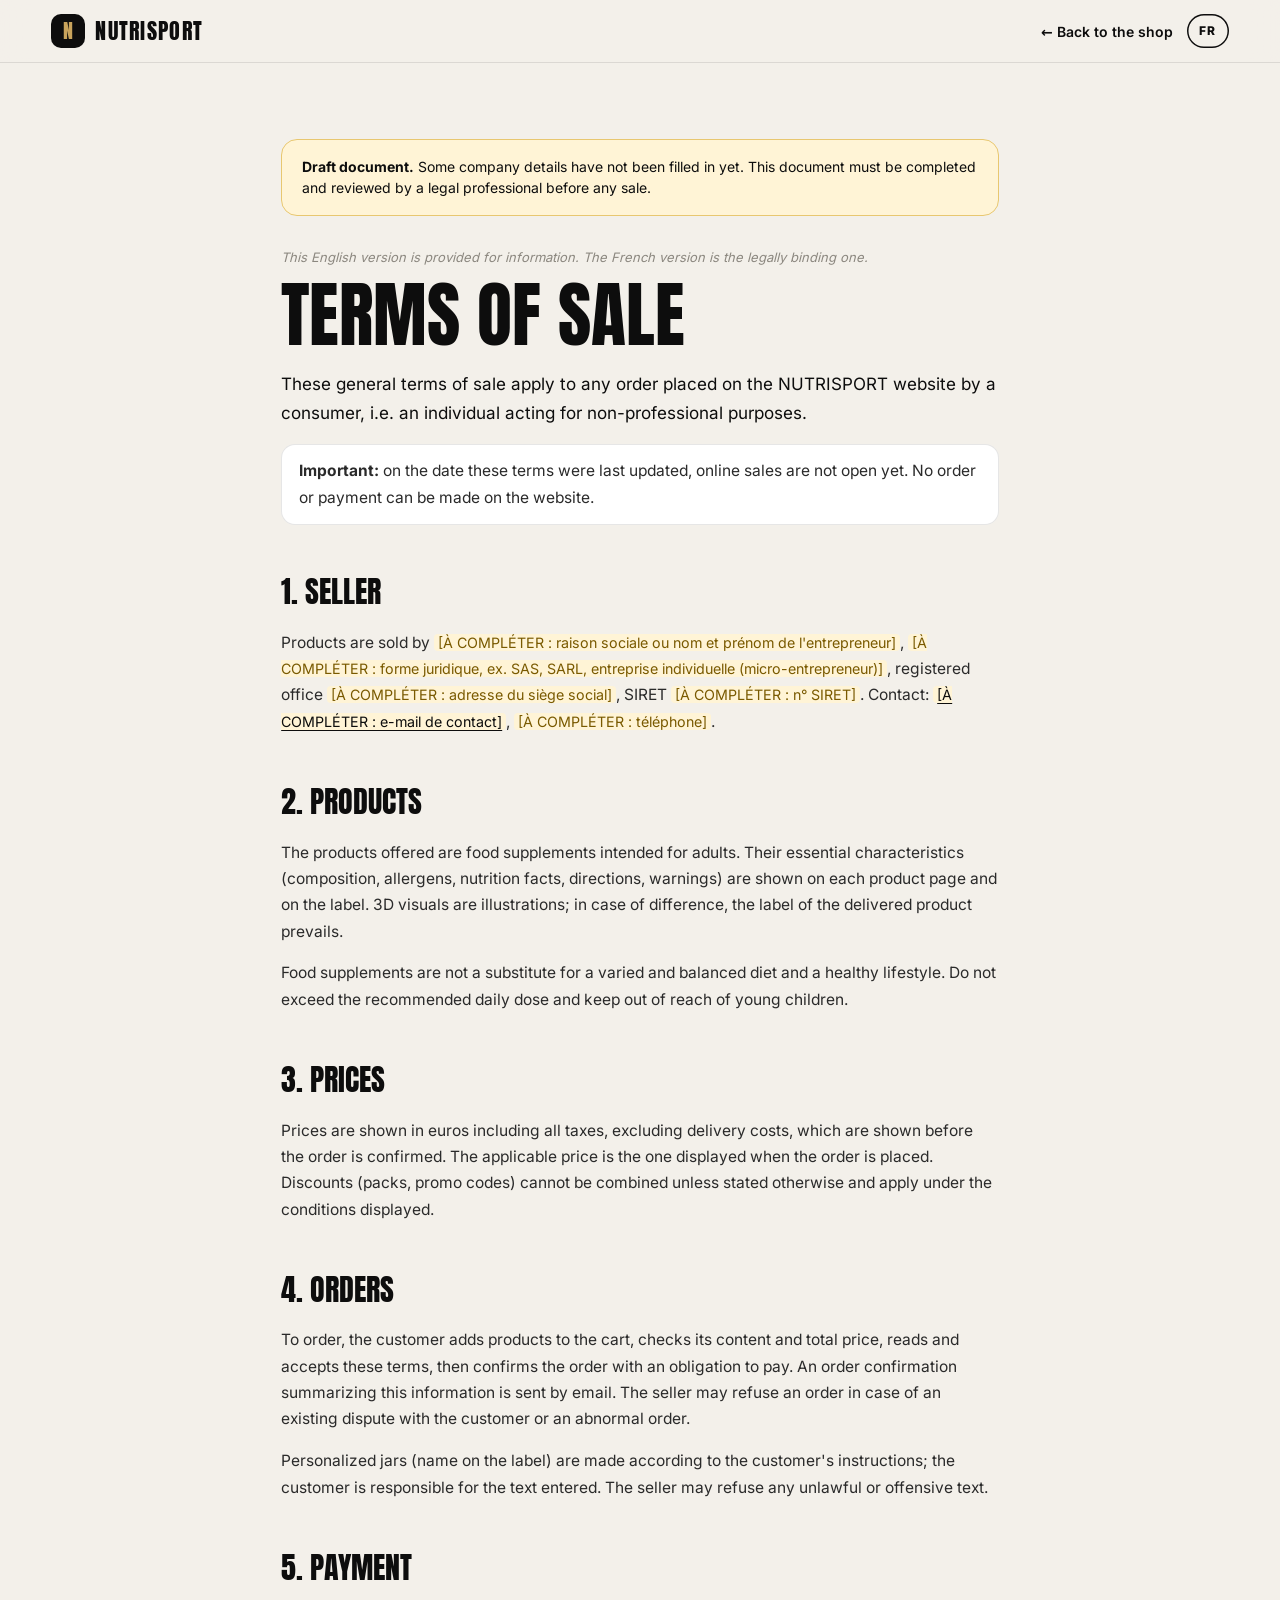
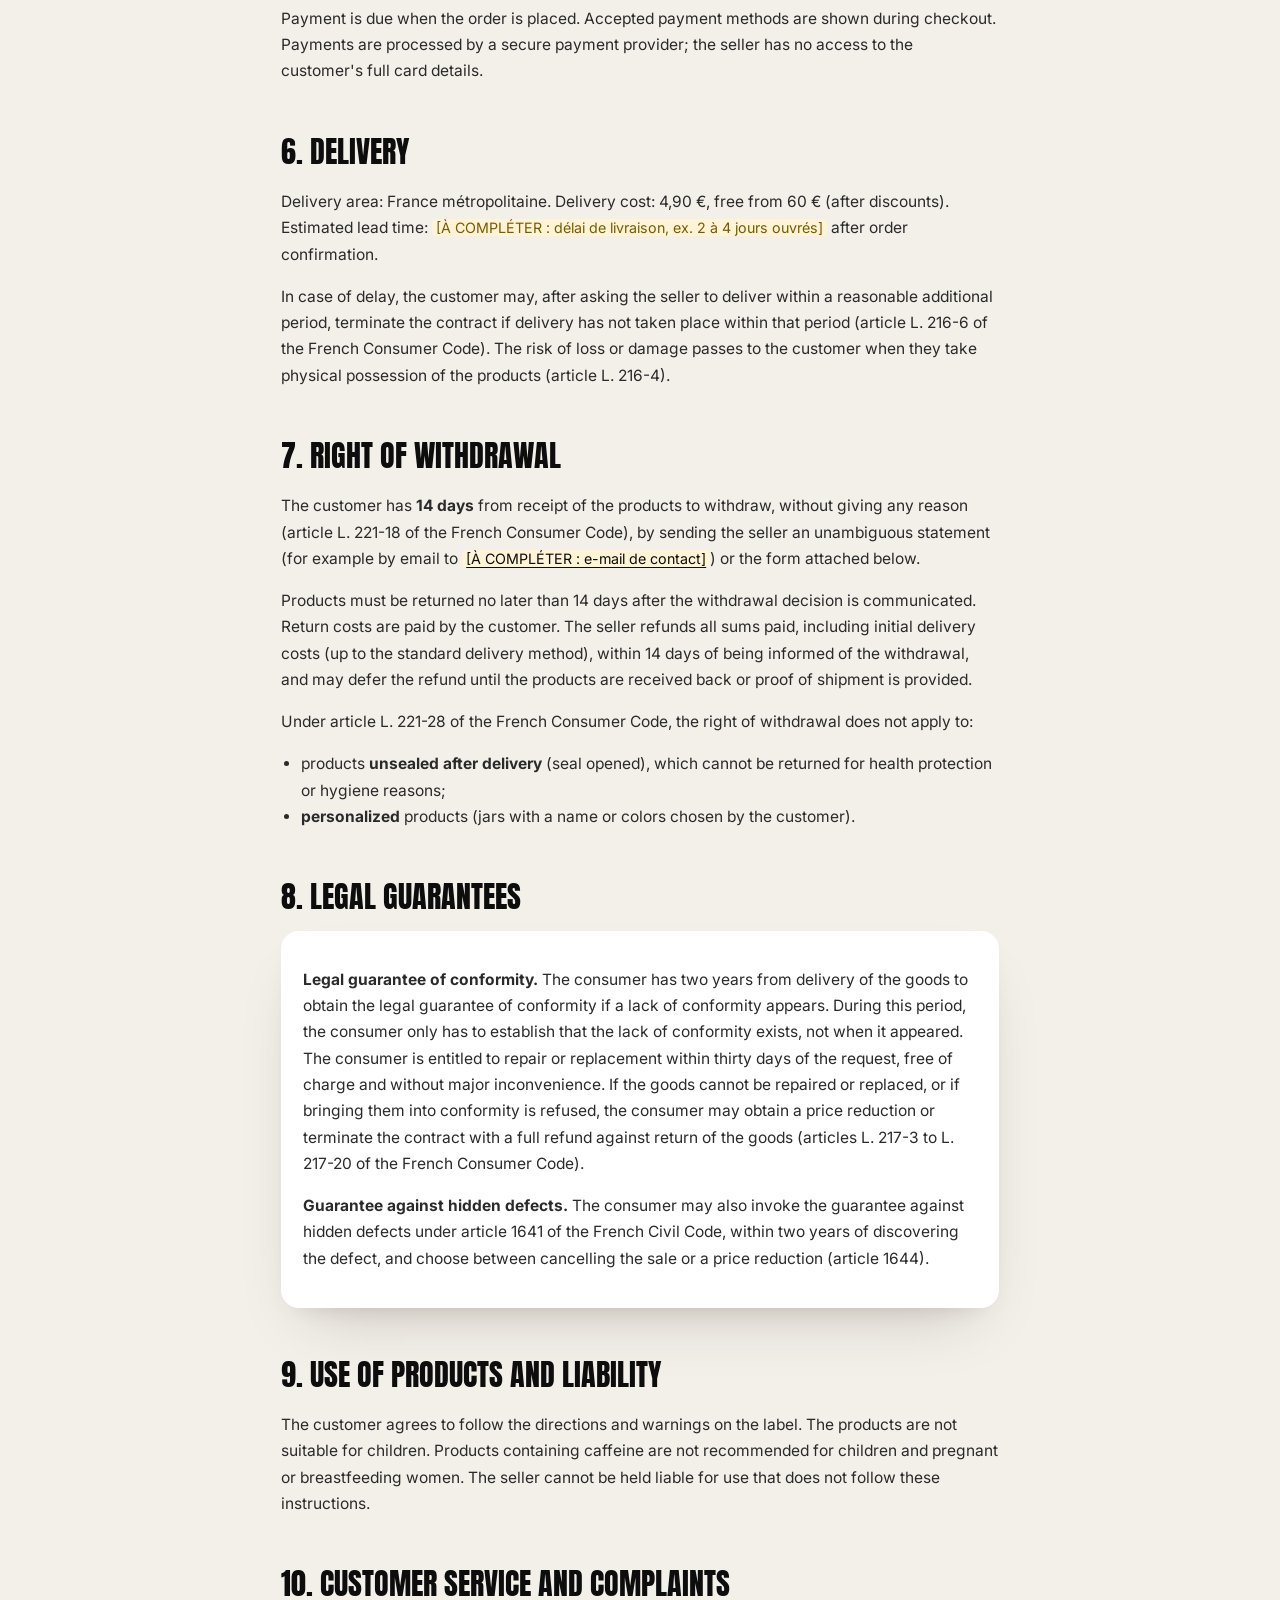
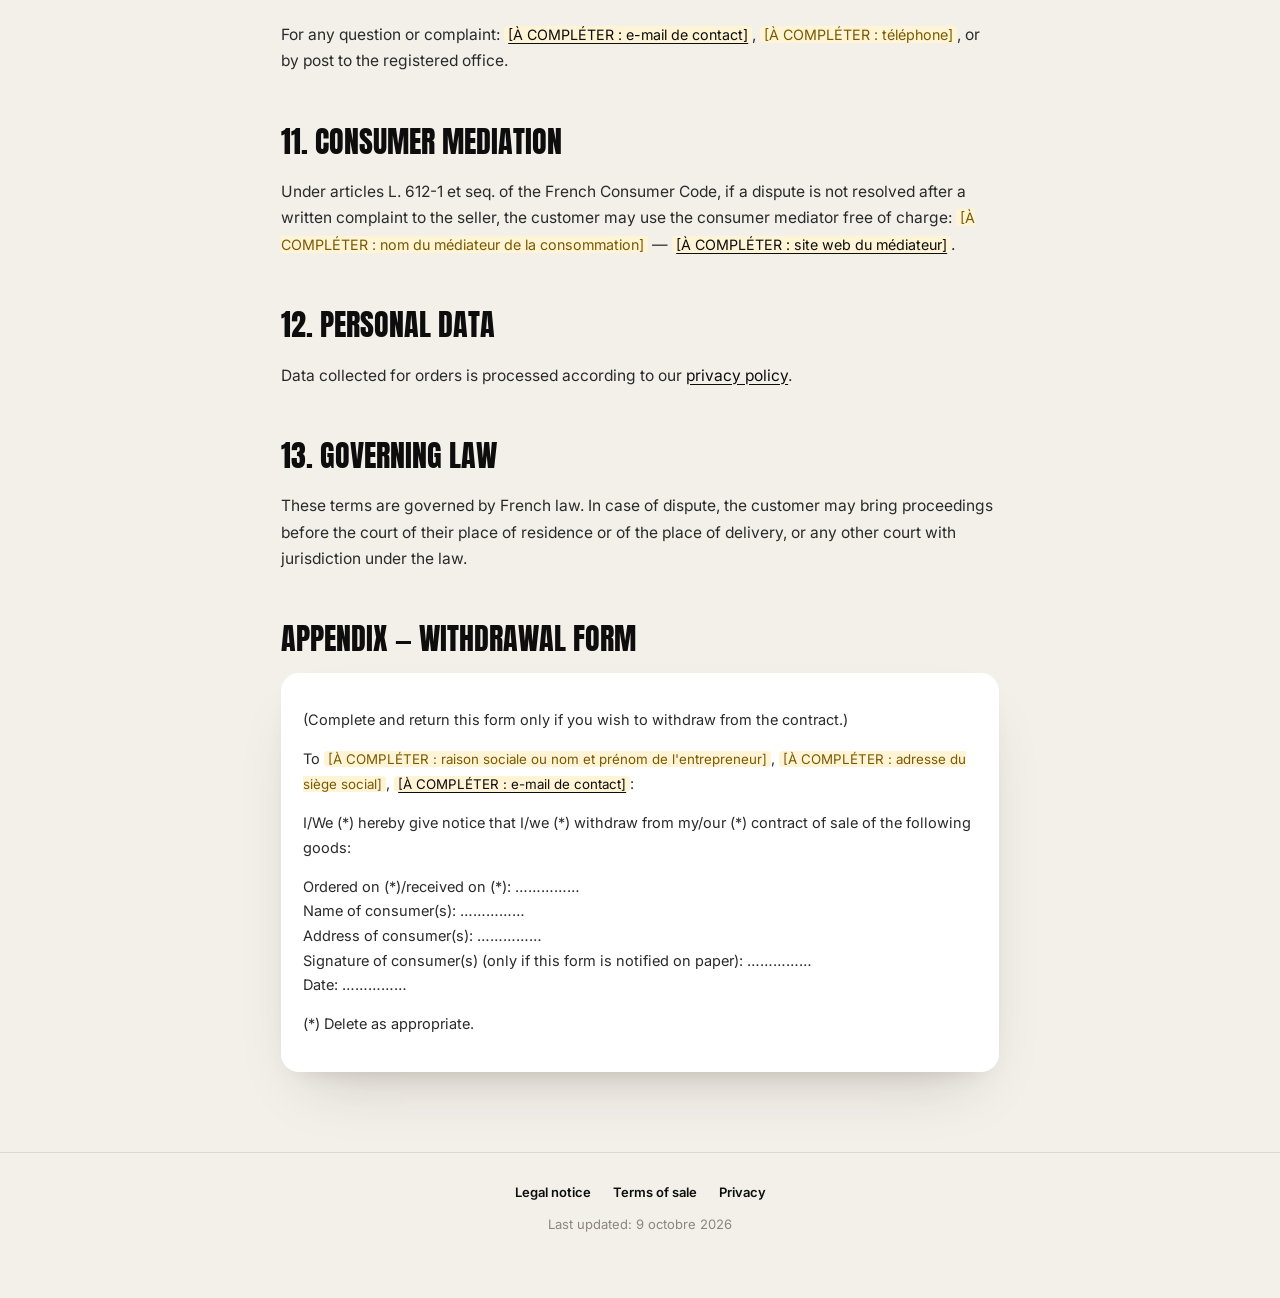
<file: cgv.html>
<!doctype html>
<html lang="fr">
<head>
  <meta charset="utf-8" />
  <meta name="viewport" content="width=device-width, initial-scale=1" />
  <title>Conditions générales de vente — NUTRISPORT</title>
  <meta name="title-fr" content="Conditions générales de vente — NUTRISPORT" />
  <meta name="title-en" content="Terms of sale — NUTRISPORT" />
  <meta name="robots" content="noindex" />
  <meta name="theme-color" content="#0d0d0d" />
  <link rel="icon" href="data:image/svg+xml,%3Csvg xmlns='http://www.w3.org/2000/svg' viewBox='0 0 64 64'%3E%3Crect width='64' height='64' rx='14' fill='%230d0d0d'/%3E%3Ctext x='32' y='44' font-family='Arial Black,Arial' font-weight='900' font-size='30' text-anchor='middle' fill='%23c9a45c'%3EN%3C/text%3E%3C/svg%3E" />
  <link rel="preload" href="assets/fonts/anton-latin.woff2" as="font" type="font/woff2" crossorigin />
  <link rel="stylesheet" href="assets/css/styles.css" />
</head>
<body class="legal-page">
  <header class="legal-top">
    <a href="index.html" class="logo"><span class="logo-mark">N</span><span class="logo-word">NUTRISPORT</span></a>
    <div class="legal-top-actions">
      <a href="index.html" class="legal-back"><span data-lang="fr">← Retour au site</span><span data-lang="en" hidden>← Back to the shop</span></a>
      <button class="lang-btn" id="langBtn" type="button">EN</button>
    </div>
  </header>

  <main class="legal-main">
    <div class="legal-draft" id="legalDraft" hidden role="note">
      <span data-lang="fr"><b>Document provisoire.</b> Certaines informations sur l'entreprise ne sont pas encore renseignées. Ce document doit être complété et validé par un professionnel du droit avant toute vente.</span>
      <span data-lang="en" hidden><b>Draft document.</b> Some company details have not been filled in yet. This document must be completed and reviewed by a legal professional before any sale.</span>
    </div>
    <article data-lang="fr" class="legal-doc">

      <h1>Conditions générales de vente</h1>
      <p class="legal-lead">Les présentes conditions générales de vente (CGV) s'appliquent à toute commande passée sur le site NUTRISPORT par un consommateur, c'est-à-dire une personne physique agissant à des fins non professionnelles.</p>
      <p class="legal-notice"><b>Information importante :</b> à la date de mise à jour de ces CGV, la vente en ligne n'est pas encore ouverte. Aucune commande ni aucun paiement ne peut être réalisé sur le site.</p>

      <h2>1. Vendeur</h2>
      <p>Les produits sont vendus par <span data-co="name"></span>, <span data-co="legalForm"></span>, dont le siège est situé <span data-co="address"></span>, SIRET <span data-co="siret"></span>. Contact : <a data-co-mail></a>, <span data-co="phone"></span>.</p>

      <h2>2. Produits</h2>
      <p>Les produits proposés sont des compléments alimentaires destinés aux adultes. Leurs caractéristiques essentielles (composition, allergènes, valeurs nutritionnelles, conseils d'utilisation, avertissements) sont présentées sur chaque fiche produit et sur l'étiquette. Les visuels 3D sont des illustrations ; en cas de différence, l'étiquette du produit livré fait foi.</p>
      <p>Les compléments alimentaires ne remplacent pas une alimentation variée et équilibrée ni un mode de vie sain. Respectez la dose journalière recommandée et tenez les produits hors de portée des jeunes enfants.</p>

      <h2>3. Prix</h2>
      <p>Les prix sont indiqués en euros, toutes taxes comprises (TTC), hors frais de livraison. Les frais de livraison sont indiqués avant la validation de la commande. Le prix applicable est celui affiché au moment de la commande. Les remises (pack, code promotionnel) ne sont pas cumulables entre elles sauf mention contraire et s'appliquent dans les conditions affichées.</p>

      <h2>4. Commande</h2>
      <p>Pour commander, le client ajoute les produits à son panier, vérifie le contenu et le prix total, prend connaissance des présentes CGV et les accepte, puis confirme sa commande avec obligation de paiement. Une confirmation de commande récapitulant ces informations est envoyée par e-mail. Le vendeur peut refuser une commande en cas de litige existant avec le client ou de commande anormale.</p>
      <p>Les pots personnalisés (prénom sur l'étiquette) sont fabriqués selon les indications du client, qui est responsable du texte saisi. Le vendeur peut refuser un texte contraire à la loi ou aux bonnes mœurs.</p>

      <h2>5. Paiement</h2>
      <p>Le paiement est exigible à la commande. Les moyens de paiement acceptés sont indiqués lors de la commande. Les paiements sont traités par un prestataire de paiement sécurisé ; le vendeur n'a pas accès aux données bancaires complètes du client.</p>

      <h2 id="livraison">6. Livraison</h2>
      <p>Zone de livraison : <span data-co="shippingArea"></span>. Frais de livraison : <span data-co="shippingFee"></span>, offerts à partir de <span data-co="freeShippingFrom"></span> d'achat (après remises). Délai indicatif : <span data-co="shippingDelay"></span> après confirmation de la commande.</p>
      <p>En cas de retard, le client peut, après avoir enjoint le vendeur d'effectuer la livraison dans un délai supplémentaire raisonnable, résoudre le contrat si la livraison n'a pas eu lieu dans ce délai (article L. 216-6 du Code de la consommation). Le risque de perte ou d'endommagement des produits est transféré au client lorsqu'il en prend physiquement possession (article L. 216-4).</p>

      <h2 id="retractation">7. Droit de rétractation</h2>
      <p>Le client dispose d'un délai de <b>14 jours</b> à compter de la réception des produits pour exercer son droit de rétractation, sans avoir à se justifier (article L. 221-18 du Code de la consommation). Il suffit d'adresser au vendeur une déclaration dénuée d'ambiguïté (par exemple par e-mail à <a data-co-mail></a>) ou le formulaire figurant en annexe.</p>
      <p>Les produits doivent être renvoyés au plus tard 14 jours après la communication de la décision de rétractation. Les frais de retour sont à la charge du client. Le vendeur rembourse la totalité des sommes versées, y compris les frais de livraison initiaux (dans la limite du mode de livraison standard), au plus tard 14 jours après avoir été informé de la rétractation ; il peut différer le remboursement jusqu'à la récupération des produits ou la preuve de leur expédition.</p>
      <p>Conformément à l'article L. 221-28 du Code de la consommation, le droit de rétractation ne peut pas être exercé pour :</p>
      <ul>
        <li>les produits <b>descellés après la livraison</b> (opercule ou scellé ouvert), qui ne peuvent pas être renvoyés pour des raisons d'hygiène ou de protection de la santé ;</li>
        <li>les produits <b>personnalisés</b> (pots avec un prénom ou des couleurs choisis par le client).</li>
      </ul>

      <h2>8. Garanties légales</h2>
      <div class="legal-box">
        <p><b>Garantie légale de conformité.</b> Le consommateur dispose d'un délai de deux ans à compter de la délivrance du bien pour obtenir la mise en œuvre de la garantie légale de conformité en cas d'apparition d'un défaut de conformité. Durant ce délai, le consommateur n'est tenu d'établir que l'existence du défaut de conformité et non la date d'apparition de celui-ci. La garantie légale de conformité emporte obligation pour le professionnel, le cas échéant, de fournir toutes les mises à jour nécessaires au maintien de la conformité du bien. Elle donne au consommateur droit à la réparation ou au remplacement du bien dans un délai de trente jours suivant sa demande, sans frais et sans inconvénient majeur pour lui. Si le bien ne peut être réparé ou remplacé, ou si la mise en conformité est refusée, le consommateur peut obtenir une réduction du prix ou mettre fin au contrat en étant intégralement remboursé contre restitution du bien (articles L. 217-3 à L. 217-20 du Code de la consommation).</p>
        <p><b>Garantie des vices cachés.</b> Le consommateur peut également faire valoir la garantie contre les vices cachés de la chose vendue au sens de l'article 1641 du Code civil, pendant deux ans à compter de la découverte du vice. Il peut alors choisir entre la résolution de la vente ou une réduction du prix (article 1644 du Code civil).</p>
      </div>

      <h2>9. Utilisation des produits et responsabilité</h2>
      <p>Le client s'engage à respecter les conseils d'utilisation et les avertissements figurant sur l'étiquette. Les produits ne conviennent pas aux enfants. Les produits contenant de la caféine sont déconseillés aux enfants et aux femmes enceintes ou allaitantes. Le vendeur ne saurait être tenu responsable d'une utilisation non conforme aux indications.</p>

      <h2>10. Service client et réclamations</h2>
      <p>Pour toute question ou réclamation : <a data-co-mail></a>, <span data-co="phone"></span>, ou par courrier à l'adresse du siège.</p>

      <h2>11. Médiation de la consommation</h2>
      <p>Conformément aux articles L. 612-1 et suivants du Code de la consommation, en cas de litige non résolu après une réclamation écrite auprès du vendeur, le client peut recourir gratuitement au médiateur de la consommation : <span data-co="mediatorName"></span> — <a data-co-url="mediatorUrl"></a>.</p>

      <h2>12. Données personnelles</h2>
      <p>Les données collectées lors d'une commande sont traitées conformément à notre <a href="confidentialite.html">politique de confidentialité</a>.</p>

      <h2>13. Droit applicable</h2>
      <p>Les présentes CGV sont soumises au droit français. En cas de litige, le client peut saisir la juridiction de son lieu de domicile ou celle du lieu de livraison, ou toute autre juridiction compétente selon la loi.</p>

      <h2 id="formulaire">Annexe — Formulaire de rétractation</h2>
      <div class="legal-box legal-form">
        <p>(Veuillez compléter et renvoyer le présent formulaire uniquement si vous souhaitez vous rétracter du contrat.)</p>
        <p>À l'attention de <span data-co="name"></span>, <span data-co="address"></span>, <a data-co-mail></a> :</p>
        <p>Je/Nous (*) vous notifie/notifions (*) par la présente ma/notre (*) rétractation du contrat portant sur la vente du bien (*) ci-dessous :</p>
        <p>Commandé le (*)/reçu le (*) : ……………<br />Nom du (des) consommateur(s) : ……………<br />Adresse du (des) consommateur(s) : ……………<br />Signature du (des) consommateur(s) (uniquement en cas de notification du présent formulaire sur papier) : ……………<br />Date : ……………</p>
        <p>(*) Rayez la mention inutile.</p>
      </div>

    </article>
    <article data-lang="en" class="legal-doc" hidden>
      <p class="legal-en-note">This English version is provided for information. The French version is the legally binding one.</p>

      <h1>Terms of sale</h1>
      <p class="legal-lead">These general terms of sale apply to any order placed on the NUTRISPORT website by a consumer, i.e. an individual acting for non-professional purposes.</p>
      <p class="legal-notice"><b>Important:</b> on the date these terms were last updated, online sales are not open yet. No order or payment can be made on the website.</p>

      <h2>1. Seller</h2>
      <p>Products are sold by <span data-co="name"></span>, <span data-co="legalForm"></span>, registered office <span data-co="address"></span>, SIRET <span data-co="siret"></span>. Contact: <a data-co-mail></a>, <span data-co="phone"></span>.</p>

      <h2>2. Products</h2>
      <p>The products offered are food supplements intended for adults. Their essential characteristics (composition, allergens, nutrition facts, directions, warnings) are shown on each product page and on the label. 3D visuals are illustrations; in case of difference, the label of the delivered product prevails.</p>
      <p>Food supplements are not a substitute for a varied and balanced diet and a healthy lifestyle. Do not exceed the recommended daily dose and keep out of reach of young children.</p>

      <h2>3. Prices</h2>
      <p>Prices are shown in euros including all taxes, excluding delivery costs, which are shown before the order is confirmed. The applicable price is the one displayed when the order is placed. Discounts (packs, promo codes) cannot be combined unless stated otherwise and apply under the conditions displayed.</p>

      <h2>4. Orders</h2>
      <p>To order, the customer adds products to the cart, checks its content and total price, reads and accepts these terms, then confirms the order with an obligation to pay. An order confirmation summarizing this information is sent by email. The seller may refuse an order in case of an existing dispute with the customer or an abnormal order.</p>
      <p>Personalized jars (name on the label) are made according to the customer's instructions; the customer is responsible for the text entered. The seller may refuse any unlawful or offensive text.</p>

      <h2>5. Payment</h2>
      <p>Payment is due when the order is placed. Accepted payment methods are shown during checkout. Payments are processed by a secure payment provider; the seller has no access to the customer's full card details.</p>

      <h2 id="delivery">6. Delivery</h2>
      <p>Delivery area: <span data-co="shippingArea"></span>. Delivery cost: <span data-co="shippingFee"></span>, free from <span data-co="freeShippingFrom"></span> (after discounts). Estimated lead time: <span data-co="shippingDelay"></span> after order confirmation.</p>
      <p>In case of delay, the customer may, after asking the seller to deliver within a reasonable additional period, terminate the contract if delivery has not taken place within that period (article L. 216-6 of the French Consumer Code). The risk of loss or damage passes to the customer when they take physical possession of the products (article L. 216-4).</p>

      <h2 id="withdrawal">7. Right of withdrawal</h2>
      <p>The customer has <b>14 days</b> from receipt of the products to withdraw, without giving any reason (article L. 221-18 of the French Consumer Code), by sending the seller an unambiguous statement (for example by email to <a data-co-mail></a>) or the form attached below.</p>
      <p>Products must be returned no later than 14 days after the withdrawal decision is communicated. Return costs are paid by the customer. The seller refunds all sums paid, including initial delivery costs (up to the standard delivery method), within 14 days of being informed of the withdrawal, and may defer the refund until the products are received back or proof of shipment is provided.</p>
      <p>Under article L. 221-28 of the French Consumer Code, the right of withdrawal does not apply to:</p>
      <ul>
        <li>products <b>unsealed after delivery</b> (seal opened), which cannot be returned for health protection or hygiene reasons;</li>
        <li><b>personalized</b> products (jars with a name or colors chosen by the customer).</li>
      </ul>

      <h2>8. Legal guarantees</h2>
      <div class="legal-box">
        <p><b>Legal guarantee of conformity.</b> The consumer has two years from delivery of the goods to obtain the legal guarantee of conformity if a lack of conformity appears. During this period, the consumer only has to establish that the lack of conformity exists, not when it appeared. The consumer is entitled to repair or replacement within thirty days of the request, free of charge and without major inconvenience. If the goods cannot be repaired or replaced, or if bringing them into conformity is refused, the consumer may obtain a price reduction or terminate the contract with a full refund against return of the goods (articles L. 217-3 to L. 217-20 of the French Consumer Code).</p>
        <p><b>Guarantee against hidden defects.</b> The consumer may also invoke the guarantee against hidden defects under article 1641 of the French Civil Code, within two years of discovering the defect, and choose between cancelling the sale or a price reduction (article 1644).</p>
      </div>

      <h2>9. Use of products and liability</h2>
      <p>The customer agrees to follow the directions and warnings on the label. The products are not suitable for children. Products containing caffeine are not recommended for children and pregnant or breastfeeding women. The seller cannot be held liable for use that does not follow these instructions.</p>

      <h2>10. Customer service and complaints</h2>
      <p>For any question or complaint: <a data-co-mail></a>, <span data-co="phone"></span>, or by post to the registered office.</p>

      <h2>11. Consumer mediation</h2>
      <p>Under articles L. 612-1 et seq. of the French Consumer Code, if a dispute is not resolved after a written complaint to the seller, the customer may use the consumer mediator free of charge: <span data-co="mediatorName"></span> — <a data-co-url="mediatorUrl"></a>.</p>

      <h2>12. Personal data</h2>
      <p>Data collected for orders is processed according to our <a href="confidentialite.html">privacy policy</a>.</p>

      <h2>13. Governing law</h2>
      <p>These terms are governed by French law. In case of dispute, the customer may bring proceedings before the court of their place of residence or of the place of delivery, or any other court with jurisdiction under the law.</p>

      <h2 id="form">Appendix — Withdrawal form</h2>
      <div class="legal-box legal-form">
        <p>(Complete and return this form only if you wish to withdraw from the contract.)</p>
        <p>To <span data-co="name"></span>, <span data-co="address"></span>, <a data-co-mail></a>:</p>
        <p>I/We (*) hereby give notice that I/we (*) withdraw from my/our (*) contract of sale of the following goods:</p>
        <p>Ordered on (*)/received on (*): ……………<br />Name of consumer(s): ……………<br />Address of consumer(s): ……………<br />Signature of consumer(s) (only if this form is notified on paper): ……………<br />Date: ……………</p>
        <p>(*) Delete as appropriate.</p>
      </div>

    </article>
  </main>

  <footer class="legal-footer">
    <nav>
      <a href="mentions-legales.html"><span data-lang="fr">Mentions légales</span><span data-lang="en" hidden>Legal notice</span></a>
      <a href="cgv.html"><span data-lang="fr">CGV</span><span data-lang="en" hidden>Terms of sale</span></a>
      <a href="confidentialite.html"><span data-lang="fr">Confidentialité</span><span data-lang="en" hidden>Privacy</span></a>
    </nav>
    <p><span data-lang="fr">Dernière mise à jour :</span><span data-lang="en" hidden>Last updated:</span> <span data-co="updated"></span></p>
  </footer>

  <script src="assets/js/company.js"></script>
  <script src="assets/js/legal.js"></script>
</body>
</html>
</file>
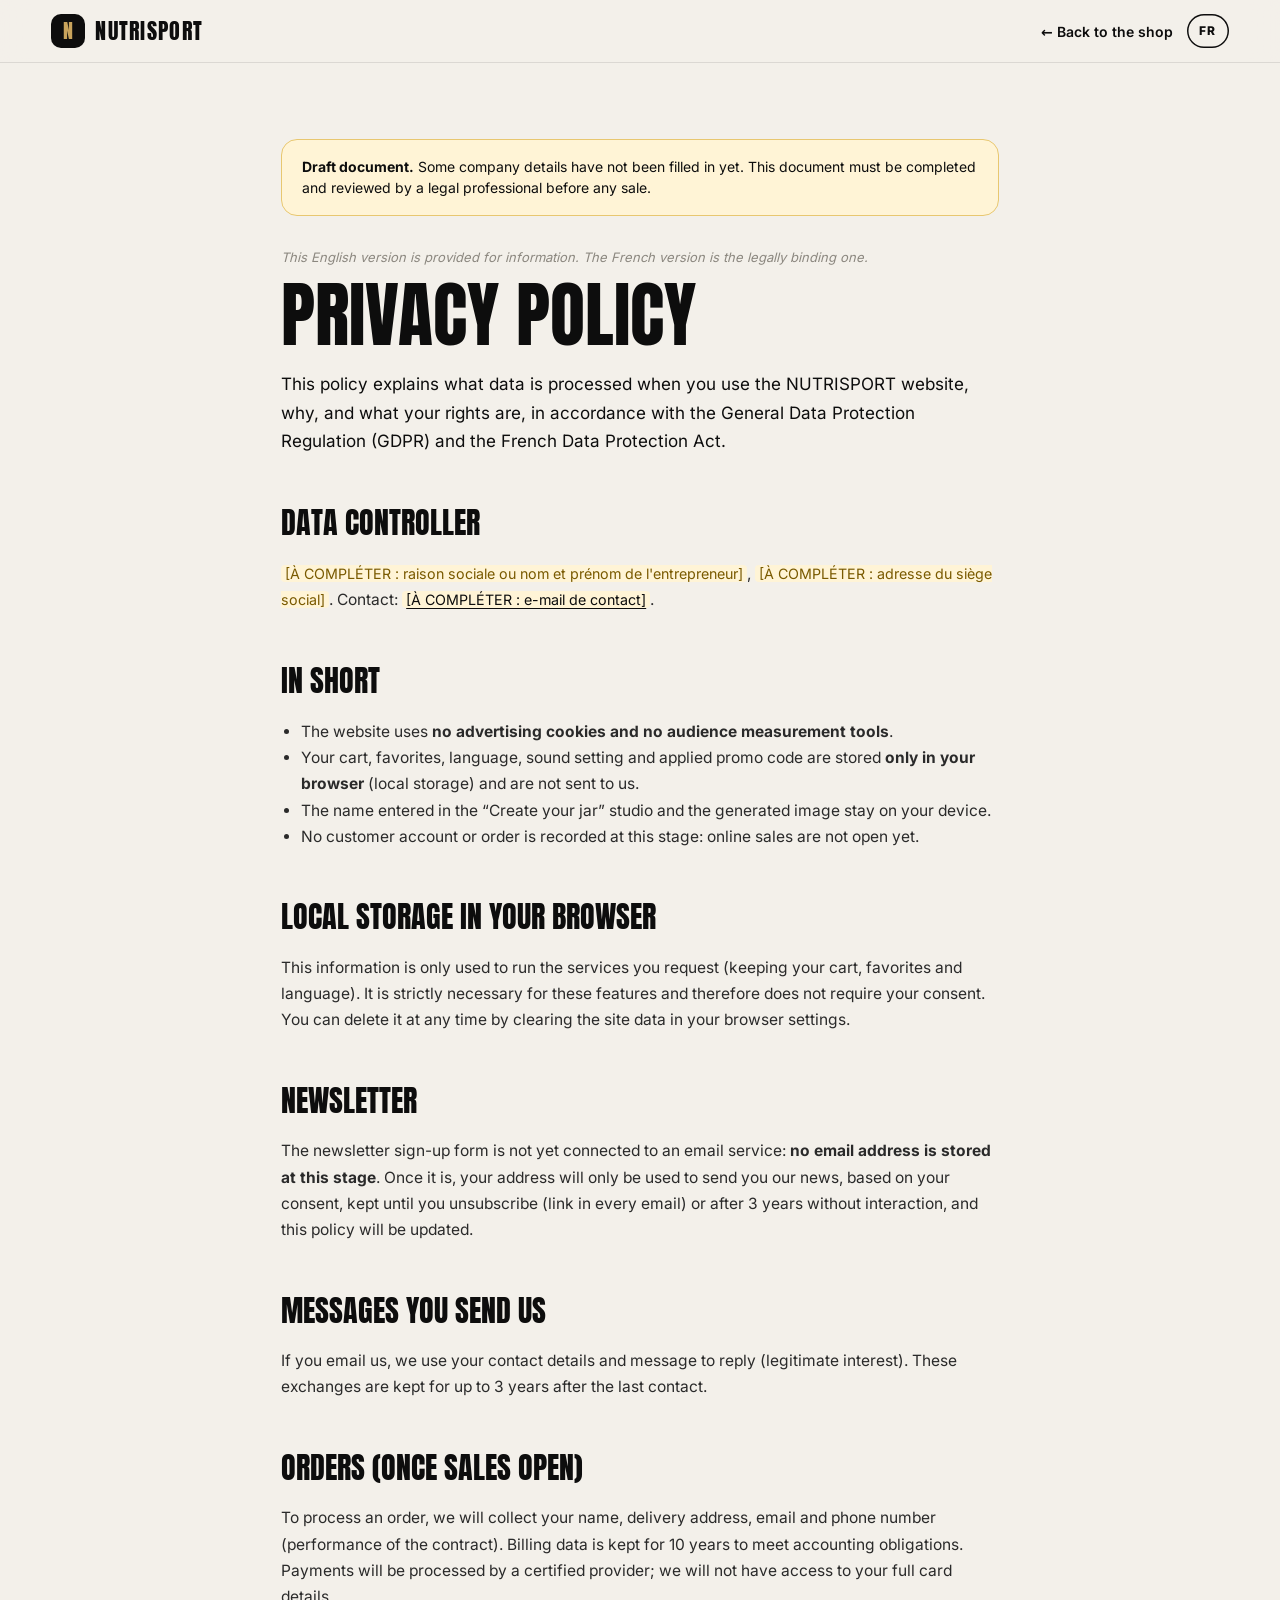
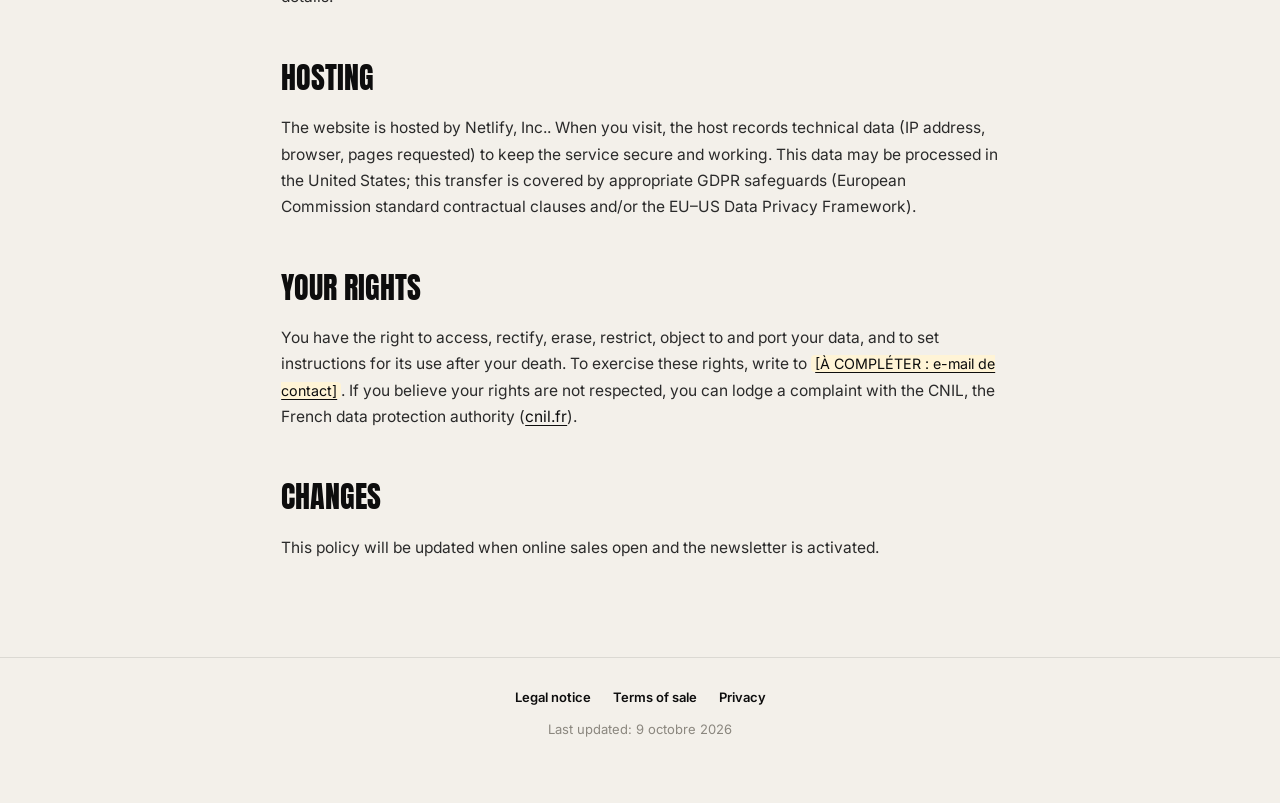
<file: confidentialite.html>
<!doctype html>
<html lang="fr">
<head>
  <meta charset="utf-8" />
  <meta name="viewport" content="width=device-width, initial-scale=1" />
  <title>Politique de confidentialité — NUTRISPORT</title>
  <meta name="title-fr" content="Politique de confidentialité — NUTRISPORT" />
  <meta name="title-en" content="Privacy policy — NUTRISPORT" />
  <meta name="robots" content="noindex" />
  <meta name="theme-color" content="#0d0d0d" />
  <link rel="icon" href="data:image/svg+xml,%3Csvg xmlns='http://www.w3.org/2000/svg' viewBox='0 0 64 64'%3E%3Crect width='64' height='64' rx='14' fill='%230d0d0d'/%3E%3Ctext x='32' y='44' font-family='Arial Black,Arial' font-weight='900' font-size='30' text-anchor='middle' fill='%23c9a45c'%3EN%3C/text%3E%3C/svg%3E" />
  <link rel="preload" href="assets/fonts/anton-latin.woff2" as="font" type="font/woff2" crossorigin />
  <link rel="stylesheet" href="assets/css/styles.css" />
</head>
<body class="legal-page">
  <header class="legal-top">
    <a href="index.html" class="logo"><span class="logo-mark">N</span><span class="logo-word">NUTRISPORT</span></a>
    <div class="legal-top-actions">
      <a href="index.html" class="legal-back"><span data-lang="fr">← Retour au site</span><span data-lang="en" hidden>← Back to the shop</span></a>
      <button class="lang-btn" id="langBtn" type="button">EN</button>
    </div>
  </header>

  <main class="legal-main">
    <div class="legal-draft" id="legalDraft" hidden role="note">
      <span data-lang="fr"><b>Document provisoire.</b> Certaines informations sur l'entreprise ne sont pas encore renseignées. Ce document doit être complété et validé par un professionnel du droit avant toute vente.</span>
      <span data-lang="en" hidden><b>Draft document.</b> Some company details have not been filled in yet. This document must be completed and reviewed by a legal professional before any sale.</span>
    </div>
    <article data-lang="fr" class="legal-doc">

      <h1>Politique de confidentialité</h1>
      <p class="legal-lead">Cette politique explique quelles données sont traitées lorsque vous utilisez le site NUTRISPORT, pourquoi, et quels sont vos droits, conformément au Règlement général sur la protection des données (RGPD) et à la loi Informatique et Libertés.</p>

      <h2>Responsable du traitement</h2>
      <p><span data-co="name"></span>, <span data-co="address"></span>. Contact : <a data-co-mail></a>.</p>

      <h2>En résumé</h2>
      <ul>
        <li>Le site n'utilise <b>aucun cookie publicitaire ni outil de mesure d'audience</b>.</li>
        <li>Votre panier, vos favoris, votre langue, le réglage du son et le code promo appliqué sont enregistrés <b>uniquement dans votre navigateur</b> (stockage local) et ne nous sont pas transmis.</li>
        <li>Le prénom saisi dans le studio « Crée ton pot » et l'image générée restent sur votre appareil.</li>
        <li>Aucun compte client et aucune commande ne sont enregistrés à ce jour : la vente en ligne n'est pas encore ouverte.</li>
      </ul>

      <h2>Stockage local dans votre navigateur</h2>
      <p>Ces informations servent uniquement à faire fonctionner les services que vous demandez (garder votre panier, vos favoris, votre langue). Elles sont strictement nécessaires à ces fonctionnalités et ne requièrent donc pas votre consentement. Vous pouvez les effacer à tout moment en vidant les données du site dans les réglages de votre navigateur.</p>

      <h2>Newsletter</h2>
      <p>Le formulaire d'inscription à la newsletter n'est pas encore relié à un service d'envoi : <b>aucune adresse e-mail n'est enregistrée à ce jour</b>. Lorsqu'il le sera, votre adresse sera utilisée uniquement pour vous envoyer nos actualités, sur la base de votre consentement, conservée jusqu'à votre désinscription (lien présent dans chaque e-mail) ou 3 ans sans interaction, et cette politique sera mise à jour.</p>

      <h2>Messages que vous nous envoyez</h2>
      <p>Si vous nous écrivez par e-mail, nous utilisons vos coordonnées et le contenu de votre message pour vous répondre (intérêt légitime). Ces échanges sont conservés 3 ans au maximum après le dernier contact.</p>

      <h2>Commandes (lorsque la vente sera ouverte)</h2>
      <p>Pour traiter une commande, nous collecterons vos nom, adresse de livraison, e-mail et téléphone (exécution du contrat). Les données de facturation sont conservées 10 ans conformément aux obligations comptables. Les paiements seront traités par un prestataire certifié ; nous n'aurons pas accès à vos données bancaires complètes.</p>

      <h2>Hébergement</h2>
      <p>Le site est hébergé par <span data-co="hostName"></span>. Lors de votre visite, l'hébergeur enregistre des données techniques (adresse IP, navigateur, pages demandées) pour assurer la sécurité et le bon fonctionnement du service. Ces données peuvent être traitées aux États-Unis ; ce transfert est encadré par des garanties appropriées prévues par le RGPD (clauses contractuelles types de la Commission européenne et/ou cadre de protection des données UE–États-Unis).</p>

      <h2>Vos droits</h2>
      <p>Vous disposez d'un droit d'accès, de rectification, d'effacement, de limitation, d'opposition et de portabilité de vos données, ainsi que du droit de définir des directives relatives à leur sort après votre décès. Pour les exercer, écrivez à <a data-co-mail></a>. Si vous estimez que vos droits ne sont pas respectés, vous pouvez introduire une réclamation auprès de la CNIL (<a href="https://www.cnil.fr" rel="noopener">cnil.fr</a>).</p>

      <h2>Modifications</h2>
      <p>Cette politique sera mise à jour lors de l'ouverture de la vente en ligne et de l'activation de la newsletter.</p>

    </article>
    <article data-lang="en" class="legal-doc" hidden>
      <p class="legal-en-note">This English version is provided for information. The French version is the legally binding one.</p>

      <h1>Privacy policy</h1>
      <p class="legal-lead">This policy explains what data is processed when you use the NUTRISPORT website, why, and what your rights are, in accordance with the General Data Protection Regulation (GDPR) and the French Data Protection Act.</p>

      <h2>Data controller</h2>
      <p><span data-co="name"></span>, <span data-co="address"></span>. Contact: <a data-co-mail></a>.</p>

      <h2>In short</h2>
      <ul>
        <li>The website uses <b>no advertising cookies and no audience measurement tools</b>.</li>
        <li>Your cart, favorites, language, sound setting and applied promo code are stored <b>only in your browser</b> (local storage) and are not sent to us.</li>
        <li>The name entered in the “Create your jar” studio and the generated image stay on your device.</li>
        <li>No customer account or order is recorded at this stage: online sales are not open yet.</li>
      </ul>

      <h2>Local storage in your browser</h2>
      <p>This information is only used to run the services you request (keeping your cart, favorites and language). It is strictly necessary for these features and therefore does not require your consent. You can delete it at any time by clearing the site data in your browser settings.</p>

      <h2>Newsletter</h2>
      <p>The newsletter sign-up form is not yet connected to an email service: <b>no email address is stored at this stage</b>. Once it is, your address will only be used to send you our news, based on your consent, kept until you unsubscribe (link in every email) or after 3 years without interaction, and this policy will be updated.</p>

      <h2>Messages you send us</h2>
      <p>If you email us, we use your contact details and message to reply (legitimate interest). These exchanges are kept for up to 3 years after the last contact.</p>

      <h2>Orders (once sales open)</h2>
      <p>To process an order, we will collect your name, delivery address, email and phone number (performance of the contract). Billing data is kept for 10 years to meet accounting obligations. Payments will be processed by a certified provider; we will not have access to your full card details.</p>

      <h2>Hosting</h2>
      <p>The website is hosted by <span data-co="hostName"></span>. When you visit, the host records technical data (IP address, browser, pages requested) to keep the service secure and working. This data may be processed in the United States; this transfer is covered by appropriate GDPR safeguards (European Commission standard contractual clauses and/or the EU–US Data Privacy Framework).</p>

      <h2>Your rights</h2>
      <p>You have the right to access, rectify, erase, restrict, object to and port your data, and to set instructions for its use after your death. To exercise these rights, write to <a data-co-mail></a>. If you believe your rights are not respected, you can lodge a complaint with the CNIL, the French data protection authority (<a href="https://www.cnil.fr" rel="noopener">cnil.fr</a>).</p>

      <h2>Changes</h2>
      <p>This policy will be updated when online sales open and the newsletter is activated.</p>

    </article>
  </main>

  <footer class="legal-footer">
    <nav>
      <a href="mentions-legales.html"><span data-lang="fr">Mentions légales</span><span data-lang="en" hidden>Legal notice</span></a>
      <a href="cgv.html"><span data-lang="fr">CGV</span><span data-lang="en" hidden>Terms of sale</span></a>
      <a href="confidentialite.html"><span data-lang="fr">Confidentialité</span><span data-lang="en" hidden>Privacy</span></a>
    </nav>
    <p><span data-lang="fr">Dernière mise à jour :</span><span data-lang="en" hidden>Last updated:</span> <span data-co="updated"></span></p>
  </footer>

  <script src="assets/js/company.js"></script>
  <script src="assets/js/legal.js"></script>
</body>
</html>
</file>
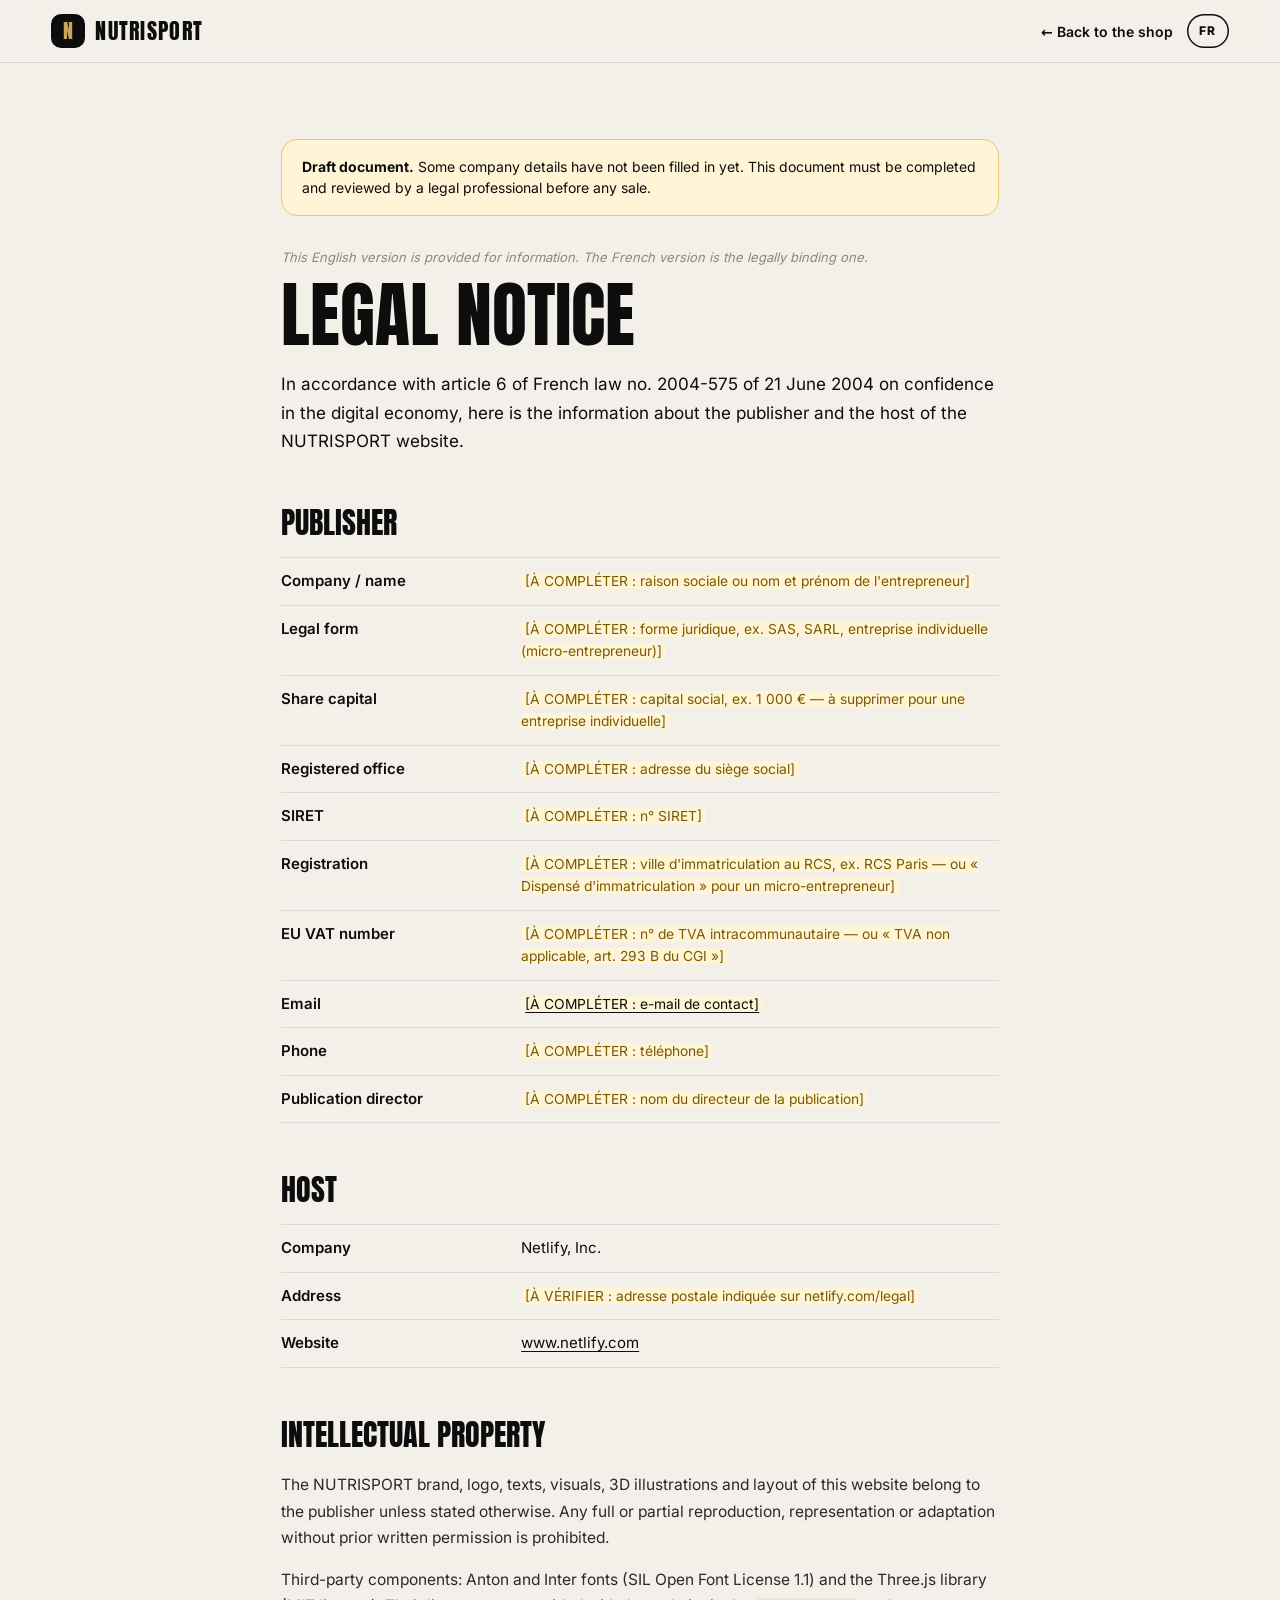
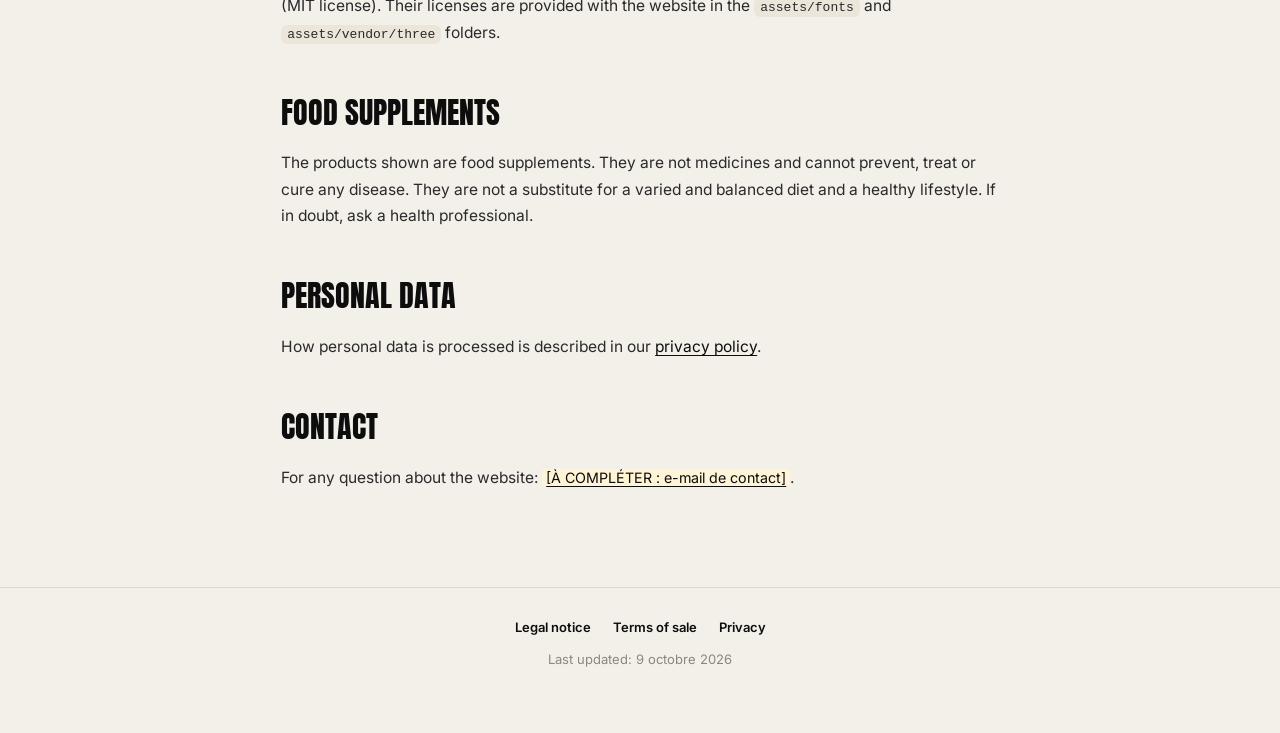
<file: mentions-legales.html>
<!doctype html>
<html lang="fr">
<head>
  <meta charset="utf-8" />
  <meta name="viewport" content="width=device-width, initial-scale=1" />
  <title>Mentions légales — NUTRISPORT</title>
  <meta name="title-fr" content="Mentions légales — NUTRISPORT" />
  <meta name="title-en" content="Legal notice — NUTRISPORT" />
  <meta name="robots" content="noindex" />
  <meta name="theme-color" content="#0d0d0d" />
  <link rel="icon" href="data:image/svg+xml,%3Csvg xmlns='http://www.w3.org/2000/svg' viewBox='0 0 64 64'%3E%3Crect width='64' height='64' rx='14' fill='%230d0d0d'/%3E%3Ctext x='32' y='44' font-family='Arial Black,Arial' font-weight='900' font-size='30' text-anchor='middle' fill='%23c9a45c'%3EN%3C/text%3E%3C/svg%3E" />
  <link rel="preload" href="assets/fonts/anton-latin.woff2" as="font" type="font/woff2" crossorigin />
  <link rel="stylesheet" href="assets/css/styles.css" />
</head>
<body class="legal-page">
  <header class="legal-top">
    <a href="index.html" class="logo"><span class="logo-mark">N</span><span class="logo-word">NUTRISPORT</span></a>
    <div class="legal-top-actions">
      <a href="index.html" class="legal-back"><span data-lang="fr">← Retour au site</span><span data-lang="en" hidden>← Back to the shop</span></a>
      <button class="lang-btn" id="langBtn" type="button">EN</button>
    </div>
  </header>

  <main class="legal-main">
    <div class="legal-draft" id="legalDraft" hidden role="note">
      <span data-lang="fr"><b>Document provisoire.</b> Certaines informations sur l'entreprise ne sont pas encore renseignées. Ce document doit être complété et validé par un professionnel du droit avant toute vente.</span>
      <span data-lang="en" hidden><b>Draft document.</b> Some company details have not been filled in yet. This document must be completed and reviewed by a legal professional before any sale.</span>
    </div>
    <article data-lang="fr" class="legal-doc">

      <h1>Mentions légales</h1>
      <p class="legal-lead">Conformément à l'article 6 de la loi n° 2004-575 du 21 juin 2004 pour la confiance dans l'économie numérique, voici les informations relatives à l'éditeur et à l'hébergeur du site NUTRISPORT.</p>

      <h2>Éditeur du site</h2>
      <dl class="legal-dl">
        <dt>Raison sociale / nom</dt><dd><span data-co="name"></span></dd>
        <dt>Forme juridique</dt><dd><span data-co="legalForm"></span></dd>
        <dt>Capital social</dt><dd><span data-co="capital"></span></dd>
        <dt>Siège social</dt><dd><span data-co="address"></span></dd>
        <dt>SIRET</dt><dd><span data-co="siret"></span></dd>
        <dt>Immatriculation</dt><dd><span data-co="rcs"></span></dd>
        <dt>TVA intracommunautaire</dt><dd><span data-co="vat"></span></dd>
        <dt>E-mail</dt><dd><a data-co-mail></a></dd>
        <dt>Téléphone</dt><dd><span data-co="phone"></span></dd>
        <dt>Directeur de la publication</dt><dd><span data-co="director"></span></dd>
      </dl>

      <h2>Hébergeur</h2>
      <dl class="legal-dl">
        <dt>Société</dt><dd><span data-co="hostName"></span></dd>
        <dt>Adresse</dt><dd><span data-co="hostAddress"></span></dd>
        <dt>Site web</dt><dd><a data-co-url="hostUrl"></a></dd>
      </dl>

      <h2>Propriété intellectuelle</h2>
      <p>La marque NUTRISPORT, le logo, les textes, les visuels, les illustrations 3D et la mise en page de ce site sont la propriété de l'éditeur, sauf mention contraire. Toute reproduction, représentation ou adaptation, totale ou partielle, sans autorisation écrite préalable est interdite.</p>
      <p>Composants tiers utilisés : polices Anton et Inter (licence SIL Open Font License 1.1) et bibliothèque Three.js (licence MIT). Leurs licences sont fournies avec le site, dans les dossiers <code>assets/fonts</code> et <code>assets/vendor/three</code>.</p>

      <h2>Compléments alimentaires</h2>
      <p>Les produits présentés sont des compléments alimentaires. Ils ne sont pas des médicaments et ne peuvent pas prévenir, traiter ou guérir une maladie. Ils ne remplacent pas une alimentation variée et équilibrée ni un mode de vie sain. En cas de doute, demandez conseil à un professionnel de santé.</p>

      <h2>Données personnelles</h2>
      <p>Le traitement des données personnelles est décrit dans notre <a href="confidentialite.html">politique de confidentialité</a>.</p>

      <h2 id="contact">Contact</h2>
      <p>Pour toute question sur le site : <a data-co-mail></a>.</p>

    </article>
    <article data-lang="en" class="legal-doc" hidden>
      <p class="legal-en-note">This English version is provided for information. The French version is the legally binding one.</p>

      <h1>Legal notice</h1>
      <p class="legal-lead">In accordance with article 6 of French law no. 2004-575 of 21 June 2004 on confidence in the digital economy, here is the information about the publisher and the host of the NUTRISPORT website.</p>

      <h2>Publisher</h2>
      <dl class="legal-dl">
        <dt>Company / name</dt><dd><span data-co="name"></span></dd>
        <dt>Legal form</dt><dd><span data-co="legalForm"></span></dd>
        <dt>Share capital</dt><dd><span data-co="capital"></span></dd>
        <dt>Registered office</dt><dd><span data-co="address"></span></dd>
        <dt>SIRET</dt><dd><span data-co="siret"></span></dd>
        <dt>Registration</dt><dd><span data-co="rcs"></span></dd>
        <dt>EU VAT number</dt><dd><span data-co="vat"></span></dd>
        <dt>Email</dt><dd><a data-co-mail></a></dd>
        <dt>Phone</dt><dd><span data-co="phone"></span></dd>
        <dt>Publication director</dt><dd><span data-co="director"></span></dd>
      </dl>

      <h2>Host</h2>
      <dl class="legal-dl">
        <dt>Company</dt><dd><span data-co="hostName"></span></dd>
        <dt>Address</dt><dd><span data-co="hostAddress"></span></dd>
        <dt>Website</dt><dd><a data-co-url="hostUrl"></a></dd>
      </dl>

      <h2>Intellectual property</h2>
      <p>The NUTRISPORT brand, logo, texts, visuals, 3D illustrations and layout of this website belong to the publisher unless stated otherwise. Any full or partial reproduction, representation or adaptation without prior written permission is prohibited.</p>
      <p>Third-party components: Anton and Inter fonts (SIL Open Font License 1.1) and the Three.js library (MIT license). Their licenses are provided with the website in the <code>assets/fonts</code> and <code>assets/vendor/three</code> folders.</p>

      <h2>Food supplements</h2>
      <p>The products shown are food supplements. They are not medicines and cannot prevent, treat or cure any disease. They are not a substitute for a varied and balanced diet and a healthy lifestyle. If in doubt, ask a health professional.</p>

      <h2>Personal data</h2>
      <p>How personal data is processed is described in our <a href="confidentialite.html">privacy policy</a>.</p>

      <h2 id="contact-en">Contact</h2>
      <p>For any question about the website: <a data-co-mail></a>.</p>

    </article>
  </main>

  <footer class="legal-footer">
    <nav>
      <a href="mentions-legales.html"><span data-lang="fr">Mentions légales</span><span data-lang="en" hidden>Legal notice</span></a>
      <a href="cgv.html"><span data-lang="fr">CGV</span><span data-lang="en" hidden>Terms of sale</span></a>
      <a href="confidentialite.html"><span data-lang="fr">Confidentialité</span><span data-lang="en" hidden>Privacy</span></a>
    </nav>
    <p><span data-lang="fr">Dernière mise à jour :</span><span data-lang="en" hidden>Last updated:</span> <span data-co="updated"></span></p>
  </footer>

  <script src="assets/js/company.js"></script>
  <script src="assets/js/legal.js"></script>
</body>
</html>
</file>
<file: assets/css/styles.css>
/* ==========================================================================
   NUTRISPORT — Premium sports nutrition
   ========================================================================== */

:root {
  --bg: #f3f0ea;
  --bg-2: #ebe5da;
  --paper: #ffffff;
  --ink: #0d0d0d;
  --ink-2: #2a2a2a;
  --gray: #8b877f;
  --line: rgba(13, 13, 13, .1);
  --beige: #e3d6c1;
  --gold: #c9a45c;
  --gold-2: #e2c88f;
  --neon: #c6ff3d;
  --dark: #0d0d0d;
  --dark-2: #171717;

  /* hero theme (overridden by JS) */
  --hero-bg: #ece5da;
  --hero-giant: #ddd1bd;
  --hero-ink: #0d0d0d;
  --hero-accent: #c9a45c;
  --hero-glow: rgba(201, 164, 92, .35);
  --powder: #8a5a3b;

  --font-display: "Anton", "Impact", "Arial Narrow Bold", sans-serif;
  --font-body: "Inter", system-ui, -apple-system, "Segoe UI", sans-serif;

  --ease: cubic-bezier(.2, .8, .2, 1);
  --ease-out: cubic-bezier(.16, 1, .3, 1);
  --radius: 28px;
  --gutter: clamp(16px, 4vw, 56px);
  --shadow-soft: 0 30px 60px -30px rgba(40, 30, 10, .25), 0 10px 25px -15px rgba(40, 30, 10, .15);
}

@font-face {
  font-family: "Anton";
  src: url("../fonts/anton-latin.woff2") format("woff2");
  font-weight: 400; font-style: normal; font-display: swap;
}
@font-face {
  font-family: "Inter";
  src: url("../fonts/inter-latin-var.woff2") format("woff2-variations"), url("../fonts/inter-latin-var.woff2") format("woff2");
  font-weight: 100 900; font-style: normal; font-display: swap;
}

*, *::before, *::after { box-sizing: border-box; }
html { -webkit-text-size-adjust: 100%; overflow-x: clip; }
html.has-smooth { scroll-behavior: smooth; }
body {
  margin: 0;
  font-family: var(--font-body);
  color: var(--ink);
  background: var(--bg);
  -webkit-font-smoothing: antialiased;
  overflow-x: clip;
  line-height: 1.5;
}
body.is-loading { overflow: hidden; }
img, svg { display: block; }
a { color: inherit; text-decoration: none; }
button { font: inherit; color: inherit; background: none; border: 0; cursor: pointer; padding: 0; }
input { font: inherit; }
::selection { background: var(--ink); color: var(--neon); }

.container { width: min(1320px, 100%); margin: 0 auto; padding: 0 var(--gutter); }

/* --------------------------------------------------------------------------
   Preloader
   -------------------------------------------------------------------------- */
.preloader {
  position: fixed; inset: 0; z-index: 200;
  background: var(--dark); color: #fff;
  display: grid; place-items: center; align-content: center; gap: 28px;
  transition: clip-path 1s var(--ease-out) .1s, visibility 0s 1.2s;
  clip-path: inset(0 0 0 0);
}
.preloader-word { display: flex; font-family: var(--font-display); font-size: clamp(34px, 6vw, 72px); letter-spacing: .08em; overflow: hidden; line-height: 1; }
.preloader-word span { display: inline-block; transform: translateY(110%); animation: preIn .8s var(--ease-out) forwards; animation-delay: calc(var(--i, 0) * 50ms + .2s); }
.preloader-jar { position: relative; width: clamp(110px, 14vw, 150px); }
.preloader-jar svg { width: 100%; height: auto; overflow: visible; }
.preloader-lid { animation: preLid 1.6s var(--ease) infinite; transform-origin: 60px 23px; transform-box: view-box; }
.preloader-pct { position: absolute; left: 0; right: 0; top: 58%; text-align: center; font-family: var(--font-display); font-size: 26px; color: #fff; text-shadow: 0 2px 10px rgba(0,0,0,.45); }
body.is-loaded .preloader { clip-path: inset(0 0 100% 0); visibility: hidden; }
@keyframes preIn { to { transform: translateY(0); } }
@keyframes preLid { 0%, 100% { transform: translateY(0) rotate(0); } 50% { transform: translateY(-6px) rotate(-4deg); } }

/* --------------------------------------------------------------------------
   Cursor
   -------------------------------------------------------------------------- */
.cursor { display: none; }
@media (hover: hover) and (pointer: fine) {
  .cursor { display: block; position: fixed; inset: 0; pointer-events: none; z-index: 300; mix-blend-mode: difference; }
  .cursor-dot, .cursor-ring { position: fixed; left: 0; top: 0; border-radius: 50%; will-change: transform; }
  .cursor-dot { width: 6px; height: 6px; background: #fff; margin: -3px 0 0 -3px; }
  .cursor-ring { width: 38px; height: 38px; border: 1px solid rgba(255,255,255,.8); margin: -19px 0 0 -19px; transition: width .35s var(--ease), height .35s var(--ease), margin .35s var(--ease), background .35s; }
  .cursor.is-hover .cursor-ring { width: 70px; height: 70px; margin: -35px 0 0 -35px; background: rgba(255,255,255,.12); }
}

/* --------------------------------------------------------------------------
   Navigation
   -------------------------------------------------------------------------- */
.nav {
  position: fixed; top: 0; left: 0; right: 0; z-index: 100;
  display: flex; align-items: center; justify-content: space-between; gap: 24px;
  padding: 18px var(--gutter);
  color: var(--hero-ink);
  transition: background .5s var(--ease), padding .5s var(--ease), color .5s var(--ease), transform .5s var(--ease), box-shadow .5s;
}
.nav.is-scrolled {
  background: rgba(243, 240, 234, .72);
  backdrop-filter: saturate(160%) blur(18px);
  -webkit-backdrop-filter: saturate(160%) blur(18px);
  padding-top: 12px; padding-bottom: 12px;
  color: var(--ink);
  box-shadow: 0 1px 0 var(--line);
}

.nav.is-dark { background: rgba(13, 13, 13, .7); color: #f4f1ec; box-shadow: 0 1px 0 rgba(255,255,255,.08); }
.nav.is-dark .logo-mark::after { color: var(--dark); }
.nav.is-dark .logo-mark { background: var(--gold); }
.logo { display: inline-flex; align-items: center; gap: 10px; font-family: var(--font-display); font-size: 22px; letter-spacing: .06em; }
.logo-mark {
  width: 34px; height: 34px; border-radius: 10px; display: grid; place-items: center;
  background: currentColor; position: relative; font-size: 20px;
}
.logo-mark::after { content: "N"; position: absolute; inset: 0; display: grid; place-items: center; color: var(--gold); }
.logo-word { line-height: 1; }

.nav-links { display: flex; gap: 6px; padding: 6px; border-radius: 999px; background: color-mix(in srgb, currentColor 6%, transparent); }
.nav-links a { padding: 9px 16px; border-radius: 999px; font-size: 14px; font-weight: 500; transition: background .3s, color .3s; }
.nav-links a:hover { background: color-mix(in srgb, currentColor 12%, transparent); }

.nav-actions { display: flex; align-items: center; gap: 8px; }
.icon-btn { position: relative; width: 46px; height: 46px; border-radius: 50%; display: grid; place-items: center; transition: background .3s, transform .3s var(--ease); }
.icon-btn:hover { background: color-mix(in srgb, currentColor 10%, transparent); }
.cart-count {
  position: absolute; top: 4px; right: 2px; min-width: 19px; height: 19px; padding: 0 5px;
  border-radius: 999px; background: var(--neon); color: var(--ink);
  font-size: 11px; font-weight: 800; display: grid; place-items: center;
  transition: transform .4s var(--ease);
}
.cart-count.bump { animation: bump .6s var(--ease); }
@keyframes bump { 0%{transform:scale(1)} 30%{transform:scale(1.5)} 60%{transform:scale(.9)} 100%{transform:scale(1)} }

.burger { display: none; width: 46px; height: 46px; border-radius: 50%; position: relative; }
.burger span { position: absolute; left: 13px; right: 13px; height: 2px; background: currentColor; border-radius: 2px; transition: transform .4s var(--ease), top .4s var(--ease); }
.burger span:first-child { top: 18px; }
.burger span:last-child { top: 26px; }
.burger[aria-expanded="true"] span:first-child { top: 22px; transform: rotate(45deg); }
.burger[aria-expanded="true"] span:last-child { top: 22px; transform: rotate(-45deg); }

/* --------------------------------------------------------------------------
   Buttons
   -------------------------------------------------------------------------- */
.btn {
  --b-bg: var(--ink); --b-fg: #fff;
  position: relative; display: inline-flex; align-items: center; justify-content: center; gap: 10px;
  height: 56px; padding: 0 28px; border-radius: 999px;
  font-weight: 600; font-size: 15px; letter-spacing: .01em;
  background: var(--b-bg); color: var(--b-fg);
  overflow: hidden; isolation: isolate; white-space: nowrap;
  transition: transform .4s var(--ease), box-shadow .4s var(--ease), color .4s;
}
.btn::before {
  content: ""; position: absolute; inset: 0; z-index: -1; border-radius: inherit;
  background: var(--b-hover, var(--gold));
  transform: translateY(101%); transition: transform .5s var(--ease-out);
}
.btn:hover::before { transform: translateY(0); }
.btn:hover { box-shadow: 0 18px 40px -18px rgba(0,0,0,.45); }
.btn svg { transition: transform .4s var(--ease); }
.btn:hover svg { transform: translateX(4px); }
.btn--primary { --b-bg: var(--hero-ink); --b-fg: var(--hero-bg); --b-hover: var(--hero-accent); }
.btn--primary:hover { color: var(--ink); }
.btn--ghost { --b-bg: transparent; --b-fg: var(--hero-ink); --b-hover: var(--hero-ink); box-shadow: inset 0 0 0 1.5px var(--hero-ink); }
.btn--ghost:hover { color: var(--hero-bg); }
.btn--dark { --b-bg: var(--ink); --b-fg: #fff; --b-hover: var(--gold); }
.btn--dark:hover { color: var(--ink); }
.btn--neon { --b-bg: var(--neon); --b-fg: var(--ink); --b-hover: #fff; }
.btn--block { width: 100%; }
.cart .btn--primary { --b-bg: var(--ink); --b-fg: #fff; --b-hover: var(--gold); }
.btn--gold { --b-bg: linear-gradient(120deg, #a8803a, #f0d9a0 45%, #c9a45c); --b-fg: var(--ink); --b-hover: #fff; background: linear-gradient(120deg, #a8803a, #f0d9a0 45%, #c9a45c); }
.btn:disabled { opacity: .35; pointer-events: none; }

.eyebrow {
  display: inline-flex; align-items: center; gap: 10px; margin: 0 0 18px;
  font-size: 12px; font-weight: 700; letter-spacing: .22em; text-transform: uppercase;
}
.eyebrow .dot { width: 8px; height: 8px; border-radius: 50%; background: var(--gold); box-shadow: 0 0 0 4px color-mix(in srgb, var(--gold) 25%, transparent); }

/* --------------------------------------------------------------------------
   HERO
   -------------------------------------------------------------------------- */
.hero {
  position: relative; min-height: 100vh; min-height: 100svh;
  background: var(--hero-bg); color: var(--hero-ink);
  overflow: hidden; isolation: isolate;
  transition: background-color 1s var(--ease), color 1s var(--ease);
}
.hero::after { /* subtle vignette / grain */
  content: ""; position: absolute; inset: 0; z-index: 0; pointer-events: none;
  background:
    radial-gradient(120% 80% at 50% 45%, transparent 55%, rgba(0,0,0,.08) 100%),
    url("data:image/svg+xml,%3Csvg xmlns='http://www.w3.org/2000/svg' width='160' height='160'%3E%3Cfilter id='n'%3E%3CfeTurbulence type='fractalNoise' baseFrequency='.9' numOctaves='2' stitchTiles='stitch'/%3E%3C/filter%3E%3Crect width='100%25' height='100%25' filter='url(%23n)' opacity='.05'/%3E%3C/svg%3E");
}
.hero-particles { position: absolute; inset: 0; width: 100%; height: 100%; z-index: 2; pointer-events: none; }

.hero-giant {
  position: absolute; inset: 0; z-index: 1;
  display: grid; place-items: center; pointer-events: none;
}
.hero-giant-text {
  font-family: var(--font-display);
  font-size: clamp(120px, 25vw, 460px);
  line-height: .8; letter-spacing: -.01em; white-space: nowrap;
  color: var(--hero-giant);
  display: flex; overflow: hidden; padding: .06em 0;
  transform: translate3d(var(--gx, 0), -4%, 0);
  transition: color 1s var(--ease);
  user-select: none;
}
.hero-giant-text span { display: inline-block; transform: translateY(105%); transition: transform 1s var(--ease-out); transition-delay: calc(var(--i) * 45ms); }
.hero-giant-text.is-in span { transform: translateY(0); }
.hero-giant-text.is-out span { transform: translateY(-105%); transition-duration: .55s; transition-timing-function: cubic-bezier(.7,0,.84,0); transition-delay: calc(var(--i) * 25ms); }

.hero-stage { position: absolute; inset: 0; z-index: 3; display: grid; place-items: center; pointer-events: none; }
.hero-stage > * { grid-area: 1 / 1; }
.hero-glow {
  width: min(70vw, 760px); aspect-ratio: 1; border-radius: 50%;
  background: radial-gradient(circle, var(--hero-glow) 0%, transparent 62%);
  filter: blur(20px); transition: background 1s var(--ease);
  animation: breathe 7s ease-in-out infinite;
}
@keyframes breathe { 50% { transform: scale(1.08); opacity: .8; } }

.hero-product {
  position: relative; z-index: 4;
  width: clamp(230px, 27vw, 420px); aspect-ratio: 260 / 340;
  transform-style: preserve-3d; perspective: 1200px;
  pointer-events: auto; cursor: grab;
  margin-top: -2vh;
  will-change: transform;
}
.hero-jars { position: absolute; inset: 0; transform-style: preserve-3d; transition: transform .7s var(--ease); }
.hero-product:hover .hero-jars { transform: scale(1.05) rotateZ(-2deg); }
.jar-slot {
  position: absolute; inset: 0;
  opacity: 0; transform: translate3d(0, 18%, 0) scale(.82) rotate(-10deg);
  filter: blur(8px);
  transition: opacity .9s var(--ease), transform 1.1s var(--ease-out), filter .9s var(--ease);
}
.jar-slot.is-active { opacity: 1; transform: none; filter: none; }
.jar-slot.is-leaving { opacity: 0; transform: translate3d(0, -22%, 0) scale(.86) rotate(12deg); filter: blur(10px); transition-duration: .7s, .8s, .7s; }
.jar-float { width: 100%; height: 100%; animation: jarFloat 6s ease-in-out infinite; }
.jar-spin { width: 100%; height: 100%; animation: jarSpin 9s ease-in-out infinite; transform-style: preserve-3d; }
.jar-spin svg { width: 100%; height: 100%; overflow: visible; filter: drop-shadow(0 40px 40px rgba(0,0,0,.28)) drop-shadow(0 10px 12px rgba(0,0,0,.18)); }
@keyframes jarFloat { 50% { transform: translateY(-16px); } }
@keyframes jarSpin { 0%,100% { transform: rotateY(-14deg) rotateZ(-1.5deg); } 50% { transform: rotateY(14deg) rotateZ(1.5deg); } }

.hero-shadow {
  position: absolute; left: 12%; right: 12%; bottom: -7%; height: 9%;
  background: radial-gradient(ellipse at center, rgba(0,0,0,.38), transparent 70%);
  filter: blur(6px); z-index: -1;
  animation: shadowPulse 6s ease-in-out infinite;
}
@keyframes shadowPulse { 50% { transform: scale(.82); opacity: .6; } }

/* Jar specular highlight follows the mouse */
.jar-spec { transform: translateX(calc(var(--hx, 0) * 1px)); transition: transform .3s linear; }

/* ---------- Floating elements ---------- */
.floats { position: relative; width: min(100vw, 1100px); height: 100%; pointer-events: none; }
.floats--back { z-index: 3; }
.floats--front { z-index: 5; }
.float {
  position: absolute; left: var(--x); top: var(--y);
  transform: translate3d(calc(var(--mx, 0) * var(--d) * 60px), calc(var(--my, 0) * var(--d) * 40px + var(--sy, 0) * var(--d) * -1px), 0);
  will-change: transform;
}
.float > i {
  display: block; position: relative;
  opacity: 0; filter: blur(12px);
  transform: translate(-50%, -50%) rotate(var(--r, 0deg)) scale(calc(var(--s, 1) * .4));
  transition: opacity .9s var(--ease), transform 1.2s var(--ease-out), filter .9s var(--ease);
}
.float.is-on > i {
  opacity: 1; filter: none;
  transform: translate(-50%, -50%) rotate(var(--r, 0deg)) scale(var(--s, 1));
  transition-delay: .25s;
}
.float.is-on > i::before { animation: bob var(--dur, 7s) ease-in-out infinite; }
.floats--back .float.is-on > i { filter: blur(1.5px); }
.float:nth-child(2n) { --dur: 8.5s; }
.float:nth-child(3n) { --dur: 6s; }
@keyframes bob {
  0%, 100% { transform: translate(0, 0) rotate(0deg); }
  33% { transform: translate(6px, -14px) rotate(6deg); }
  66% { transform: translate(-6px, -6px) rotate(-5deg); }
}

/* Scoop with powder */
.scoop > i { width: 210px; height: 120px; }
.scoop > i::before {
  content: ""; position: absolute; inset: 0;
  background: url("data:image/svg+xml,%3Csvg xmlns='http://www.w3.org/2000/svg' viewBox='0 0 210 120'%3E%3Cdefs%3E%3ClinearGradient id='h' x1='0' y1='0' x2='0' y2='1'%3E%3Cstop offset='0' stop-color='%23fafafa'/%3E%3Cstop offset='1' stop-color='%23bdbdbd'/%3E%3C/linearGradient%3E%3ClinearGradient id='b' x1='0' y1='0' x2='0' y2='1'%3E%3Cstop offset='0' stop-color='%23ffffff'/%3E%3Cstop offset='.6' stop-color='%23d9d9d9'/%3E%3Cstop offset='1' stop-color='%23a8a8a8'/%3E%3C/linearGradient%3E%3C/defs%3E%3Crect x='95' y='52' width='112' height='14' rx='7' fill='url(%23h)'/%3E%3Crect x='100' y='54' width='100' height='3' rx='1.5' fill='%23fff' opacity='.8'/%3E%3Cpath d='M8 50 Q8 108 58 108 Q108 108 108 50 Z' fill='url(%23b)'/%3E%3Cellipse cx='58' cy='50' rx='50' ry='10' fill='%23cfcfcf'/%3E%3C/svg%3E") no-repeat center / contain;
  filter: drop-shadow(0 18px 18px rgba(0,0,0,.2));
}
.scoop > i::after { /* powder mound */
  content: ""; position: absolute; left: 6px; top: 14px; width: 104px; height: 50px;
  border-radius: 50% 50% 46% 46% / 80% 80% 22% 22%;
  background:
    radial-gradient(circle at 35% 30%, rgba(255,255,255,.45), transparent 40%),
    radial-gradient(ellipse at 50% 100%, color-mix(in srgb, var(--powder) 70%, #000) 0%, var(--powder) 55%);
  box-shadow: inset 0 -6px 10px rgba(0,0,0,.18);
  transition: background 1s var(--ease);
  animation: bob var(--dur, 7s) ease-in-out infinite;
}

/* Ice cubes */
.ice > i { width: 74px; height: 74px; }
.ice > i::before {
  content: ""; position: absolute; inset: 0; border-radius: 18px;
  background:
    linear-gradient(135deg, rgba(255,255,255,.95) 0%, rgba(255,255,255,.15) 35%, rgba(200,225,240,.25) 60%, rgba(255,255,255,.7) 100%);
  box-shadow: inset 0 0 0 1.5px rgba(255,255,255,.85), inset -8px -10px 18px rgba(150,190,215,.45), inset 6px 6px 14px rgba(255,255,255,.9), 0 20px 30px -10px rgba(60,90,110,.3);
}
.ice > i::after { content: ""; position: absolute; left: 14px; top: 12px; width: 26px; height: 8px; border-radius: 6px; background: rgba(255,255,255,.95); transform: rotate(-12deg); filter: blur(1px); }

/* Capsules */
.capsule > i { width: 34px; height: 92px; }
.capsule > i::before {
  content: ""; position: absolute; inset: 0; border-radius: 20px;
  background:
    linear-gradient(90deg, rgba(0,0,0,.25), transparent 30%, rgba(255,255,255,.65) 42%, transparent 55%, rgba(0,0,0,.3)),
    linear-gradient(180deg, #151515 0 50%, #f1efe9 50% 100%);
  box-shadow: 0 18px 24px -8px rgba(0,0,0,.35);
}
.capsule--alt > i::before { background: linear-gradient(90deg, rgba(0,0,0,.25), transparent 30%, rgba(255,255,255,.65) 42%, transparent 55%, rgba(0,0,0,.3)), linear-gradient(180deg, var(--neon) 0 50%, #f1efe9 50% 100%); }
[data-theme="energy"] .capsule > i::before { background: linear-gradient(90deg, rgba(0,0,0,.25), transparent 30%, rgba(255,255,255,.6) 42%, transparent 55%, rgba(0,0,0,.35)), linear-gradient(180deg, var(--neon) 0 50%, #2a2a2a 50% 100%); }

/* Energy shards */
.shard > i { width: 56px; height: 86px; }
.shard > i::before {
  content: ""; position: absolute; inset: 0;
  clip-path: polygon(50% 0, 100% 38%, 62% 100%, 0 60%);
  background: linear-gradient(140deg, #f4ffd6 0%, var(--neon) 40%, #6aa800 100%);
}
.shard > i::after { content: ""; position: absolute; inset: -30%; background: radial-gradient(circle, rgba(198,255,61,.45), transparent 60%); filter: blur(10px); z-index: -1; }
.shard--2 > i::before { clip-path: polygon(30% 0, 100% 20%, 70% 100%, 0 70%); }
.shard--3 > i::before { clip-path: polygon(0 0, 100% 45%, 40% 100%); }

/* Cookie / cereal chunks */
.chunk > i { width: 46px; height: 40px; }
.chunk > i::before {
  content: ""; position: absolute; inset: 0;
  border-radius: 42% 58% 50% 50% / 50% 40% 60% 50%;
  background: radial-gradient(circle at 30% 30%, #f2dfbd, #c79d62 60%, #8b6236);
  box-shadow: inset -4px -5px 8px rgba(0,0,0,.25), 0 14px 20px -8px rgba(0,0,0,.35);
}
.chunk--2 > i::before { border-radius: 60% 40% 45% 55% / 45% 55% 45% 55%; background: radial-gradient(circle at 30% 30%, #6b4a33, #3c2617 70%); }
.chunk--3 > i::before { background: radial-gradient(circle at 30% 30%, #fff8ea, #e6d2ae 70%); }

/* Smoke */
.smoke > i { width: 380px; height: 260px; }
.smoke > i::before {
  content: ""; position: absolute; inset: 0; border-radius: 50%;
  background: radial-gradient(ellipse at 40% 50%, rgba(255,255,255,.75), rgba(255,255,255,0) 65%);
  filter: blur(24px);
  animation: smoke 12s ease-in-out infinite !important;
}
.smoke--2 > i::before { animation-duration: 15s !important; animation-direction: reverse !important; }
[data-theme="energy"] .smoke > i::before { background: radial-gradient(ellipse at 40% 50%, rgba(198,255,61,.18), transparent 65%); }
@keyframes smoke { 0%,100% { transform: translate(0,0) scale(1); opacity: .7; } 50% { transform: translate(40px,-30px) scale(1.25); opacity: 1; } }

/* Glass badges */
.hero-badge {
  position: relative; z-index: 6; pointer-events: none;
  display: flex; flex-direction: column; gap: 2px;
  padding: 14px 18px; border-radius: 18px;
  background: color-mix(in srgb, var(--hero-bg) 82%, transparent);
  border: 1px solid color-mix(in srgb, var(--hero-ink) 10%, transparent);
  box-shadow: 0 20px 40px -20px rgba(0,0,0,.3);
  opacity: 0; transition: opacity .8s var(--ease), transform .8s var(--ease-out);
}
.hero-badge strong { font-family: var(--font-display); font-size: 30px; line-height: 1; font-weight: 400; }
.hero-badge span { font-size: 12px; opacity: .7; font-weight: 500; }
.hero-badge--a { transform: translate(calc(-1 * clamp(170px, 17vw, 280px)), -170px); }
.hero-badge--b { transform: translate(clamp(180px, 20vw, 320px), 110px); }
body.is-loaded .hero-badge { opacity: 1; transition-delay: 1.4s; }
.hero-badge.is-swap { opacity: 0 !important; transition-delay: 0s !important; }

/* ---------- Hero content ---------- */
.hero-content {
  position: absolute; z-index: 7; left: var(--gutter); bottom: clamp(32px, 7vh, 72px);
  max-width: 520px;
}
.hero-title {
  font-family: var(--font-display); font-weight: 400;
  font-size: clamp(42px, 4.1vw, 70px); line-height: .92; letter-spacing: -.005em;
  margin: 0 0 22px; text-transform: uppercase;
}
.hero-title em { font-style: normal; color: var(--hero-accent); transition: color 1s var(--ease); }
.hero-product-info { margin-bottom: 26px; padding-left: 16px; border-left: 2px solid var(--hero-accent); transition: border-color 1s; }
.hero-product-name { font-weight: 700; font-size: 18px; }
.hero-product-meta { display: flex; align-items: center; gap: 10px; font-size: 14px; opacity: .75; }
.hero-product-meta .sep { width: 4px; height: 4px; border-radius: 50%; background: currentColor; }
.hero-price { font-weight: 700; opacity: 1; }
.hero-product-info.is-swap > * { animation: swapIn .7s var(--ease-out); }
@keyframes swapIn { from { opacity: 0; transform: translateY(10px); } }
.hero-ctas { display: flex; flex-wrap: wrap; gap: 12px; }

.reveal-hero { opacity: 0; transform: translateY(30px); transition: opacity 1s var(--ease), transform 1.2s var(--ease-out); }
body.is-loaded .reveal-hero { opacity: 1; transform: none; }
body.is-loaded .reveal-hero:nth-child(1) { transition-delay: .9s; }
body.is-loaded .reveal-hero:nth-child(2) { transition-delay: 1s; }
body.is-loaded .reveal-hero:nth-child(3) { transition-delay: 1.1s; }
body.is-loaded .reveal-hero:nth-child(4) { transition-delay: 1.2s; }
body.is-loaded .hero-switcher.reveal-hero { transition-delay: 1.3s; }

/* Switcher */
.hero-switcher {
  position: absolute; z-index: 7; right: var(--gutter); top: 50%;
  translate: 0 -50%;
  display: flex; flex-direction: column; gap: 4px;
}
.switch-item {
  display: grid; grid-template-columns: 28px 1fr; align-items: center; gap: 12px;
  text-align: left; padding: 10px 14px; border-radius: 14px; min-width: 190px;
  font-size: 13px; font-weight: 600; letter-spacing: .14em; text-transform: uppercase;
  opacity: .45; transition: opacity .4s, background .4s;
}
.switch-item small { font-size: 11px; font-weight: 500; letter-spacing: .05em; opacity: .7; }
.switch-item:hover { opacity: .85; }
.switch-item.is-active { opacity: 1; background: color-mix(in srgb, var(--hero-ink) 7%, transparent); }
.switch-num { font-family: var(--font-display); font-size: 15px; letter-spacing: 0; font-weight: 400; }
.switch-bar { grid-column: 2; height: 2px; background: color-mix(in srgb, var(--hero-ink) 15%, transparent); border-radius: 2px; overflow: hidden; margin-top: 6px; }
.switch-bar i { display: block; height: 100%; background: var(--hero-accent); transform: scaleX(0); transform-origin: left; }
.switch-item.is-active .switch-bar i { animation: switchProgress var(--autoplay, 6s) linear forwards; }
.hero.is-paused .switch-item.is-active .switch-bar i { animation-play-state: paused; }
@keyframes switchProgress { to { transform: scaleX(1); } }

.hero-scroll {
  position: absolute; z-index: 7; left: 50%; bottom: 22px; translate: -50% 0;
  display: flex; flex-direction: column; align-items: center; gap: 8px;
  font-size: 10px; letter-spacing: .3em; text-transform: uppercase; opacity: .6;
}
.hero-scroll i { width: 1px; height: 38px; background: currentColor; transform-origin: top; animation: scrollLine 2s var(--ease) infinite; }
@keyframes scrollLine { 0% { transform: scaleY(0); } 50% { transform: scaleY(1); transform-origin: top; } 51% { transform-origin: bottom; } 100% { transform: scaleY(0); transform-origin: bottom; } }

/* --------------------------------------------------------------------------
   Marquee
   -------------------------------------------------------------------------- */
.marquee {
  position: relative; z-index: 5; background: var(--ink); color: #fff;
  padding: 22px 0; overflow: hidden; transform: rotate(-1.5deg) scale(1.03); margin: -18px 0 0;
}
.marquee-track { display: flex; align-items: center; gap: 40px; width: max-content; animation: marquee 30s linear infinite; }
.marquee span { font-family: var(--font-display); font-size: clamp(26px, 3.4vw, 46px); letter-spacing: .02em; white-space: nowrap; }
.marquee span:nth-of-type(even) { color: transparent; -webkit-text-stroke: 1px rgba(255,255,255,.7); }
.marquee b { color: var(--neon); font-size: 22px; }
@keyframes marquee { to { transform: translateX(-50%); } }

/* --------------------------------------------------------------------------
   Sections
   -------------------------------------------------------------------------- */
.section { position: relative; padding: clamp(90px, 12vw, 170px) 0; }
.section-head { display: flex; justify-content: space-between; align-items: flex-end; gap: 40px; margin-bottom: clamp(44px, 6vw, 80px); flex-wrap: wrap; }
.section-head--center { flex-direction: column; align-items: center; text-align: center; }
.section-title {
  font-family: var(--font-display); font-weight: 400; text-transform: uppercase;
  font-size: clamp(46px, 7vw, 112px); line-height: .9; margin: 0; letter-spacing: -.005em;
}
.section-title .muted { color: color-mix(in srgb, currentColor 30%, transparent); }
.section-title .gold { color: var(--gold); }
.section-lead { max-width: 400px; color: color-mix(in srgb, currentColor 65%, transparent); font-size: 16px; margin: 0; }

.reveal { opacity: 0; transform: translateY(50px); transition: opacity 1s var(--ease), transform 1.2s var(--ease-out); transition-delay: var(--delay, 0s); }
.reveal.is-visible { opacity: 1; transform: none; }

/* --------------------------------------------------------------------------
   Products
   -------------------------------------------------------------------------- */
.products { background: var(--bg); }
.product-grid { display: grid; grid-template-columns: repeat(4, 1fr); gap: 22px; }
.product-card {
  position: relative; display: flex; flex-direction: column;
  background: var(--paper); border-radius: var(--radius);
  padding: 14px 14px 22px; box-shadow: var(--shadow-soft);
  transition: transform .6s var(--ease), box-shadow .6s var(--ease);
}
.product-card:hover { transform: translateY(-8px); box-shadow: 0 50px 80px -40px rgba(40,30,10,.4), 0 14px 30px -18px rgba(40,30,10,.2); }
.product-visual {
  position: relative; aspect-ratio: 1 / 1.05; border-radius: calc(var(--radius) - 8px);
  background: var(--card-bg, var(--bg-2)); overflow: hidden;
  display: grid; place-items: center;
}
.product-visual::before {
  content: attr(data-word); position: absolute; inset: auto 0 6% 0; text-align: center;
  font-family: var(--font-display); font-size: clamp(60px, 7vw, 110px); line-height: 1; color: rgba(0,0,0,.05);
  transition: transform .8s var(--ease), color .6s;
}
.product-card:hover .product-visual::before { transform: scale(1.12); color: rgba(0,0,0,.08); }
.product-visual::after { content: ""; position: absolute; left: 20%; right: 20%; bottom: 9%; height: 7%; background: radial-gradient(ellipse, rgba(0,0,0,.3), transparent 70%); filter: blur(5px); transition: transform .6s var(--ease); }
.product-card:hover .product-visual::after { transform: scale(.8); opacity: .7; }
.product-jar { position: relative; z-index: 1; width: 58%; transition: transform .8s var(--ease); }
.product-jar svg { width: 100%; height: auto; overflow: visible; filter: drop-shadow(0 22px 22px rgba(0,0,0,.22)); }
.product-card:hover .product-jar { transform: translateY(-12px) rotate(-5deg) scale(1.07); }
.product-tag {
  position: absolute; z-index: 2; top: 14px; left: 14px;
  padding: 6px 12px; border-radius: 999px; background: var(--ink); color: #fff;
  font-size: 11px; font-weight: 700; letter-spacing: .1em; text-transform: uppercase;
}
.product-tag--neon { background: var(--neon); color: var(--ink); }
.product-rating { position: absolute; z-index: 2; top: 14px; right: 14px; font-size: 12px; font-weight: 600; padding: 6px 10px; border-radius: 999px; background: rgba(255,255,255,.88); }
.product-rating b { color: var(--gold); }
.product-body { padding: 20px 8px 0; display: flex; flex-direction: column; gap: 14px; flex: 1; }
.product-top { display: flex; justify-content: space-between; align-items: baseline; gap: 10px; }
.product-name { font-family: var(--font-display); font-weight: 400; font-size: 26px; text-transform: uppercase; line-height: 1; margin: 0; }
.product-price { font-weight: 800; font-size: 18px; white-space: nowrap; }
.product-desc { margin: -6px 0 0; font-size: 13.5px; color: var(--gray); }
.opt-label { font-size: 11px; font-weight: 700; letter-spacing: .14em; text-transform: uppercase; color: var(--gray); margin-bottom: 8px; display: block; }
.chips { display: flex; flex-wrap: wrap; gap: 6px; }
.chip {
  padding: 7px 12px; border-radius: 999px; font-size: 12.5px; font-weight: 500;
  box-shadow: inset 0 0 0 1px var(--line); transition: background .3s, color .3s, box-shadow .3s;
}
.chip:hover { box-shadow: inset 0 0 0 1px var(--ink); }
.chip.is-active { background: var(--ink); color: #fff; box-shadow: none; }
.product-card .btn { margin-top: auto; height: 52px; width: 100%; }

/* --------------------------------------------------------------------------
   Why
   -------------------------------------------------------------------------- */
.why { background: var(--paper); border-radius: 48px 48px 0 0; margin-top: -48px; }
.why-grid { display: grid; grid-template-columns: repeat(4, 1fr); gap: 18px; }
.why-card {
  position: relative; padding: 34px 28px 32px; border-radius: var(--radius);
  background: var(--bg); overflow: hidden; isolation: isolate;
  transition: transform .6s var(--ease), color .5s;
}
.why-card::before {
  content: ""; position: absolute; inset: 0; z-index: -1; background: var(--ink);
  clip-path: circle(0% at 100% 0%); transition: clip-path .8s var(--ease-out);
}
.why-card:hover { color: #fff; transform: translateY(-6px); }
.why-card:hover::before { clip-path: circle(150% at 100% 0%); }
.why-icon { width: 58px; height: 58px; border-radius: 18px; display: grid; place-items: center; background: var(--paper); color: var(--ink); margin-bottom: 60px; transition: background .5s, color .5s, transform .6s var(--ease); }
.why-icon svg { width: 28px; height: 28px; }
.why-card:hover .why-icon { background: var(--gold); transform: rotate(-8deg) scale(1.05); }
.why-num { position: absolute; top: 26px; right: 28px; font-family: var(--font-display); font-size: 18px; opacity: .35; }
.why-card h3 { font-family: var(--font-display); font-weight: 400; text-transform: uppercase; font-size: 28px; line-height: 1; margin: 0 0 12px; }
.why-card p { margin: 0; font-size: 14.5px; opacity: .7; }

.stats { display: grid; grid-template-columns: repeat(4, 1fr); margin-top: clamp(60px, 8vw, 110px); border-top: 1px solid var(--line); }
.stat { padding: 34px 20px 0; border-left: 1px solid var(--line); }
.stat:first-child { border-left: 0; padding-left: 0; }
.stat strong { display: block; font-family: var(--font-display); font-weight: 400; font-size: clamp(48px, 6vw, 92px); line-height: 1; }
.stat span { color: var(--gray); font-size: 14px; }

/* --------------------------------------------------------------------------
   Benefits (pinned horizontal)
   -------------------------------------------------------------------------- */
.benefits { position: relative; height: 400vh; background: var(--dark); color: #f4f1ec; border-radius: 48px 48px 0 0; margin-top: -48px; z-index: 2; }
.benefits-sticky { position: sticky; top: 0; height: 100vh; height: 100svh; overflow: hidden; display: flex; flex-direction: column; }
.benefits-head { display: flex; align-items: center; gap: 30px; padding: 110px var(--gutter) 0; }
.benefits-head .eyebrow { margin: 0; }
.benefits-head .eyebrow .dot { background: var(--neon); box-shadow: 0 0 0 4px rgba(198,255,61,.2); }
.benefits-progress { flex: 1; height: 2px; background: rgba(255,255,255,.12); border-radius: 2px; overflow: hidden; }
.benefits-progress i { display: block; height: 100%; background: var(--neon); transform-origin: left; transform: scaleX(var(--p, 0)); }
.benefits-count { font-family: var(--font-display); font-size: 18px; color: rgba(255,255,255,.5); }
.benefits-count b { color: #fff; font-weight: 400; }
.benefits-track { flex: 1; display: flex; width: 400%; will-change: transform; }
.benefit { position: relative; width: 25%; display: grid; grid-template-columns: 1.25fr 1fr; align-items: center; gap: 40px; padding: 0 var(--gutter); }
.benefit-word {
  font-family: var(--font-display); font-size: clamp(90px, 12.5vw, 230px); line-height: .85;
  color: transparent; -webkit-text-stroke: 1.5px rgba(255,255,255,.22);
  background: linear-gradient(90deg, #f4f1ec 0 var(--fill, 0%), transparent var(--fill, 0%));
  -webkit-background-clip: text; background-clip: text;
  white-space: nowrap;
}
.benefit-body { max-width: 460px; }
.benefit-num { font-family: var(--font-display); font-size: 16px; color: var(--neon); letter-spacing: .1em; }
.benefit h3 { font-family: var(--font-display); font-weight: 400; text-transform: uppercase; font-size: clamp(34px, 3.6vw, 58px); line-height: .95; margin: 12px 0 18px; }
.benefit p { color: rgba(244,241,236,.65); margin: 0 0 30px; font-size: 16px; }
.meter { display: grid; grid-template-columns: 1fr auto; gap: 10px 20px; align-items: end; margin-bottom: 30px; }
.meter span { font-size: 13px; letter-spacing: .12em; text-transform: uppercase; color: rgba(244,241,236,.55); }
.meter b { font-family: var(--font-display); font-weight: 400; font-size: 34px; line-height: 1; color: var(--neon); grid-row: 1 / 3; grid-column: 2; }
.meter-bar { height: 6px; border-radius: 6px; background: rgba(255,255,255,.08); overflow: hidden; }
.meter-bar i { display: block; height: 100%; border-radius: inherit; background: linear-gradient(90deg, var(--gold), var(--neon)); width: calc(var(--v) * 100% * var(--on, 0)); transition: width 1.4s var(--ease-out); }
.benefit.is-on .meter-bar i { --on: 1; }
.benefit-link { display: inline-flex; padding: 12px 20px; border-radius: 999px; border: 1px solid rgba(255,255,255,.2); font-size: 14px; font-weight: 600; transition: background .3s, color .3s, border-color .3s; }
.benefit-link:hover { background: var(--neon); color: var(--ink); border-color: var(--neon); }

/* --------------------------------------------------------------------------
   Reviews
   -------------------------------------------------------------------------- */
.reviews { background: var(--bg-2); border-radius: 48px 48px 0 0; margin-top: -48px; z-index: 3; overflow: hidden; }
.rating-summary { display: flex; align-items: center; gap: 18px; }
.rating-big { font-family: var(--font-display); font-size: 88px; line-height: 1; }
.stars { color: var(--gold); letter-spacing: 3px; font-size: 18px; }
.rating-summary p { margin: 4px 0 0; font-size: 14px; color: var(--gray); }
.reviews-rows { display: flex; flex-direction: column; gap: 20px; }
.reviews-row { display: flex; gap: 20px; width: max-content; animation: marquee 60s linear infinite; }
.reviews-row--rev { animation-direction: reverse; animation-duration: 70s; }
.reviews-rows:hover .reviews-row { animation-play-state: paused; }
.review {
  width: 380px; flex: none; padding: 28px; border-radius: 24px; background: var(--paper);
  box-shadow: 0 20px 40px -30px rgba(40,30,10,.3);
  display: flex; flex-direction: column; gap: 16px;
}
.review .stars { font-size: 14px; }
.review p { margin: 0; font-size: 15.5px; line-height: 1.55; }
.review-author { display: flex; align-items: center; gap: 12px; margin-top: auto; }
.avatar { width: 42px; height: 42px; border-radius: 50%; display: grid; place-items: center; font-weight: 700; font-size: 14px; color: #fff; background: var(--ink); }
.review-author b { display: block; font-size: 14px; }
.review-author span { font-size: 12.5px; color: var(--gray); }
.verified { margin-left: auto; font-size: 11px; font-weight: 700; color: #3f7d1a; background: rgba(198,255,61,.35); padding: 4px 10px; border-radius: 999px; }

/* --------------------------------------------------------------------------
   FAQ
   -------------------------------------------------------------------------- */
.faq { background: var(--bg); border-radius: 48px 48px 0 0; margin-top: -48px; z-index: 4; }
.faq-layout { display: grid; grid-template-columns: 1fr 1.4fr; gap: clamp(40px, 8vw, 120px); align-items: start; }
.faq-aside { position: sticky; top: 120px; }
.faq-aside .section-lead { margin: 24px 0 30px; }
.faq-item { border-bottom: 1px solid var(--line); }
.faq-q {
  width: 100%; display: flex; justify-content: space-between; align-items: center; gap: 20px;
  padding: 28px 0; text-align: left; font-size: clamp(17px, 1.6vw, 21px); font-weight: 600;
  transition: color .3s;
}
.faq-q:hover { color: color-mix(in srgb, var(--ink) 70%, var(--gold)); }
.faq-icon { flex: none; width: 40px; height: 40px; border-radius: 50%; box-shadow: inset 0 0 0 1px var(--line); position: relative; transition: background .4s, transform .5s var(--ease); }
.faq-icon::before, .faq-icon::after { content: ""; position: absolute; left: 50%; top: 50%; width: 14px; height: 1.8px; background: currentColor; translate: -50% -50%; transition: transform .5s var(--ease); }
.faq-icon::after { transform: rotate(90deg); }
.faq-item.is-open .faq-icon { background: var(--ink); color: #fff; transform: rotate(180deg); }
.faq-item.is-open .faq-icon::after { transform: rotate(0); }
.faq-a { display: grid; grid-template-rows: 0fr; transition: grid-template-rows .6s var(--ease); }
.faq-a > div { overflow: hidden; }
.faq-a p { margin: 0; padding: 0 60px 28px 0; color: var(--gray); font-size: 15.5px; }
.faq-item.is-open .faq-a { grid-template-rows: 1fr; }

/* --------------------------------------------------------------------------
   CTA
   -------------------------------------------------------------------------- */
.cta { background: var(--bg); padding: 0 0 clamp(60px, 8vw, 110px); position: relative; z-index: 4; }
.cta-card {
  position: relative; overflow: hidden; border-radius: 40px;
  background: radial-gradient(100% 140% at 100% 0%, #24301a 0%, var(--dark) 55%);
  color: #fff; padding: clamp(44px, 7vw, 100px);
}
.cta-giant { position: absolute; right: -2%; bottom: -12%; font-family: var(--font-display); font-size: clamp(160px, 26vw, 420px); line-height: .8; color: transparent; -webkit-text-stroke: 1px rgba(198,255,61,.25); pointer-events: none; }
.cta-content { position: relative; max-width: 560px; }
.cta-content .eyebrow .dot { background: var(--neon); }
.cta h2 { font-family: var(--font-display); font-weight: 400; text-transform: uppercase; font-size: clamp(40px, 5.4vw, 80px); line-height: .92; margin: 0 0 18px; }
.cta p { color: rgba(255,255,255,.65); margin: 0 0 30px; }
.newsletter { display: flex; gap: 8px; padding: 6px; border-radius: 999px; background: rgba(255,255,255,.08); border: 1px solid rgba(255,255,255,.12); max-width: 480px; }
.newsletter input { flex: 1; min-width: 0; background: none; border: 0; outline: 0; color: #fff; padding: 0 18px; font-size: 15px; }
.newsletter input::placeholder { color: rgba(255,255,255,.45); }
.newsletter .btn { height: 50px; }

/* --------------------------------------------------------------------------
   Footer
   -------------------------------------------------------------------------- */
.footer { background: var(--dark); color: #f4f1ec; padding: clamp(70px, 9vw, 120px) 0 30px; position: relative; z-index: 4; overflow: hidden; }
.footer-top { display: grid; grid-template-columns: 1.1fr 1.6fr; gap: 60px; }
.logo--light { color: #f4f1ec; }
.logo--light .logo-mark::after { color: var(--dark); }
.logo--light .logo-mark { background: var(--gold); }
.footer-brand p { color: rgba(244,241,236,.55); max-width: 340px; margin: 22px 0 26px; font-size: 14.5px; }
.socials { display: flex; gap: 10px; }
.socials a { width: 44px; height: 44px; border-radius: 50%; display: grid; place-items: center; border: 1px solid rgba(255,255,255,.14); transition: background .3s, color .3s, border-color .3s, transform .4s var(--ease); }
.socials a:hover { background: var(--gold); color: var(--ink); border-color: var(--gold); transform: translateY(-3px); }
.socials svg { width: 19px; height: 19px; }
.footer-cols { display: grid; grid-template-columns: repeat(3, 1fr); gap: 30px; }
.footer-cols h4 { font-size: 12px; letter-spacing: .2em; text-transform: uppercase; color: rgba(244,241,236,.45); margin: 0 0 18px; font-weight: 600; }
.footer-cols a { display: block; padding: 6px 0; font-size: 15px; color: rgba(244,241,236,.85); transition: color .3s, transform .3s var(--ease); }
.footer-cols a:hover { color: var(--gold); transform: translateX(4px); }
.footer-word {
  font-family: var(--font-display); font-size: 17.2vw; line-height: .8; text-align: center;
  margin: clamp(50px, 8vw, 100px) calc(-1 * var(--gutter)) 30px;
  background: linear-gradient(180deg, rgba(244,241,236,.14), rgba(244,241,236,0) 90%);
  -webkit-background-clip: text; background-clip: text; color: transparent;
  white-space: nowrap; user-select: none;
}
.footer-bottom { display: flex; justify-content: space-between; align-items: center; gap: 20px; flex-wrap: wrap; padding-top: 26px; border-top: 1px solid rgba(255,255,255,.1); font-size: 13px; color: rgba(244,241,236,.5); }
.footer-legal { display: flex; gap: 22px; }
.footer-legal a:hover { color: #fff; }
.payments { display: flex; gap: 6px; }
.payments span { padding: 5px 9px; border-radius: 6px; border: 1px solid rgba(255,255,255,.14); font-size: 10.5px; font-weight: 700; letter-spacing: .05em; color: rgba(244,241,236,.7); }

/* --------------------------------------------------------------------------
   Cart drawer
   -------------------------------------------------------------------------- */
.overlay { position: fixed; inset: 0; z-index: 150; background: rgba(10,10,10,.45); backdrop-filter: blur(4px); opacity: 0; visibility: hidden; transition: opacity .5s var(--ease), visibility 0s .5s; }
.overlay.is-open { opacity: 1; visibility: visible; transition-delay: 0s; }
.cart {
  position: fixed; z-index: 160; top: 10px; right: 10px; bottom: 10px;
  width: min(440px, calc(100vw - 20px));
  background: var(--bg); border-radius: 28px; display: flex; flex-direction: column;
  transform: translateX(calc(100% + 30px)); visibility: hidden;
  transition: transform .7s var(--ease-out), visibility 0s .7s;
  box-shadow: -30px 0 80px -30px rgba(0,0,0,.4);
}
.cart.is-open { transform: none; visibility: visible; transition-delay: 0s; }
.cart-head { display: flex; justify-content: space-between; align-items: center; padding: 22px 22px 10px 28px; }
.cart-head h3 { font-family: var(--font-display); font-weight: 400; font-size: 30px; text-transform: uppercase; margin: 0; }
.cart-head h3 span { color: var(--gray); }
.cart-shipping { margin: 6px 28px 10px; padding: 14px 16px; background: var(--paper); border-radius: 16px; font-size: 13px; }
.cart-shipping p { margin: 0 0 10px; }
.shipping-bar { height: 5px; border-radius: 5px; background: var(--bg-2); overflow: hidden; }
.shipping-bar i { display: block; height: 100%; width: 0; background: linear-gradient(90deg, var(--gold), var(--neon)); border-radius: inherit; transition: width .8s var(--ease-out); }
.cart-items { flex: 1; overflow-y: auto; padding: 10px 28px; overscroll-behavior: contain; }
.cart-empty { text-align: center; padding: 50px 10px; color: var(--gray); }
.cart-empty strong { display: block; font-family: var(--font-display); font-weight: 400; font-size: 26px; color: var(--ink); text-transform: uppercase; margin-bottom: 8px; }
.cart-empty .btn { margin-top: 20px; height: 48px; }
.cart-item { display: grid; grid-template-columns: 78px 1fr auto; gap: 14px; align-items: center; padding: 14px 0; border-bottom: 1px solid var(--line); animation: itemIn .5s var(--ease-out); }
@keyframes itemIn { from { opacity: 0; transform: translateX(20px); } }
.cart-thumb { width: 78px; height: 86px; border-radius: 16px; display: grid; place-items: center; background: var(--card-bg, var(--bg-2)); }
.cart-thumb svg { width: 46px; height: auto; }
.cart-item h4 { margin: 0; font-family: var(--font-display); font-weight: 400; font-size: 18px; text-transform: uppercase; }
.cart-item p { margin: 2px 0 10px; font-size: 12.5px; color: var(--gray); }
.qty { display: inline-flex; align-items: center; border-radius: 999px; box-shadow: inset 0 0 0 1px var(--line); }
.qty button { width: 30px; height: 30px; display: grid; place-items: center; font-size: 16px; border-radius: 50%; }
.qty button:hover { background: var(--bg-2); }
.qty span { min-width: 22px; text-align: center; font-weight: 600; font-size: 14px; }
.cart-item-right { text-align: right; display: flex; flex-direction: column; align-items: flex-end; gap: 12px; }
.cart-item-right b { font-size: 15px; }
.remove { font-size: 12px; color: var(--gray); text-decoration: underline; text-underline-offset: 3px; }
.remove:hover { color: var(--ink); }
.cart-foot { padding: 18px 28px 24px; border-top: 1px solid var(--line); }
.cart-row { display: flex; justify-content: space-between; font-size: 15px; margin-bottom: 8px; }
.cart-row b { font-size: 18px; }
.cart-row--muted { color: var(--gray); font-size: 13px; margin-bottom: 18px; }
.cart-secure { text-align: center; font-size: 12px; color: var(--gray); margin: 14px 0 0; }

/* Toast */
.toast {
  position: fixed; z-index: 170; left: 0; right: 0; bottom: 26px; margin: 0 auto; width: max-content;
  transform: translateY(140%); opacity: 0;
  display: flex; align-items: center; gap: 12px;
  padding: 14px 22px 14px 16px; border-radius: 999px;
  background: var(--ink); color: #fff; font-size: 14px; font-weight: 500;
  box-shadow: 0 20px 50px -20px rgba(0,0,0,.6);
  transition: transform .6s var(--ease-out), opacity .4s;
  max-width: calc(100vw - 32px);
}
.toast::before { content: "✓"; width: 26px; height: 26px; flex: none; border-radius: 50%; display: grid; place-items: center; background: var(--neon); color: var(--ink); font-weight: 800; font-size: 13px; }
.toast.is-show { transform: none; opacity: 1; }

/* Fly-to-cart clone */
.fly { position: fixed; z-index: 180; pointer-events: none; width: 70px; }
.fly svg { width: 100%; height: auto; }

/* --------------------------------------------------------------------------
   Responsive
   -------------------------------------------------------------------------- */
@media (max-width: 1180px) {
  .product-grid { grid-template-columns: repeat(2, 1fr); }
  .why-grid { grid-template-columns: repeat(2, 1fr); }
  .switch-item { min-width: 160px; }
  .hero-content { max-width: 420px; }
}

@media (max-width: 900px) {
  .nav-links {
    position: fixed; inset: 0; z-index: -1; flex-direction: column; justify-content: center; align-items: flex-start;
    gap: 0; padding: 100px var(--gutter) 40px; border-radius: 0;
    background: var(--dark); color: #fff;
    clip-path: circle(0% at calc(100% - 40px) 40px); transition: clip-path .8s var(--ease-out);
  }
  .nav-links a { font-family: var(--font-display); font-size: clamp(40px, 11vw, 64px); font-weight: 400; text-transform: uppercase; padding: 4px 0; line-height: 1.1; border-radius: 0; }
  .nav-links a:hover { background: none; color: var(--neon); }
  .nav.menu-open .nav-links { clip-path: circle(150% at calc(100% - 40px) 40px); }
  .nav.menu-open { color: #fff; background: transparent; box-shadow: none; backdrop-filter: none; -webkit-backdrop-filter: none; }
  .burger { display: block; }

  /* Hero stacks on mobile */
  .hero { display: flex; flex-direction: column; min-height: auto; padding: 84px 0 34px; }
  .hero-stage { position: relative; inset: auto; height: 52vh; min-height: 360px; max-height: 520px; }
  .hero-giant { height: 52vh; min-height: 360px; max-height: 520px; top: 84px; bottom: auto; }
  .hero-giant-text { font-size: 27vw; }
  .hero-product { width: min(52vw, 260px); margin-top: 0; }
  .floats { width: 100%; }
  .float.is-on > i { transform: translate(-50%, -50%) rotate(var(--r, 0deg)) scale(calc(var(--s, 1) * .6)); }
  .smoke > i { width: 260px; height: 180px; }
  .hero-badge { padding: 10px 12px; border-radius: 14px; }
  .hero-badge strong { font-size: 22px; }
  .hero-badge span { font-size: 10.5px; }
  .hero-badge--a { transform: translate(-31vw, -24vw); }
  .hero-badge--b { transform: translate(30vw, 30vw); }
  .hero-content { position: relative; left: auto; bottom: auto; max-width: none; padding: 0 var(--gutter); margin-top: 10px; }
  .hero-switcher { position: relative; right: auto; top: auto; translate: none; flex-direction: row; justify-content: center; gap: 6px; order: -1; margin: 0 var(--gutter); display: none; }
  .hero-dots { display: flex !important; }
  .hero-scroll { display: none; }

  .benefits { height: auto; }
  .benefits-sticky { position: relative; height: auto; overflow: visible; }
  .benefits-head { padding-top: 90px; }
  .benefits-track { flex-direction: column; width: 100%; transform: none !important; }
  .benefit { width: 100%; grid-template-columns: 1fr; gap: 10px; padding: 60px var(--gutter); border-bottom: 1px solid rgba(255,255,255,.08); }
  .benefit:last-child { border-bottom: 0; padding-bottom: 110px; }
  .benefit-word { font-size: 22vw; background: none; color: #f4f1ec; -webkit-text-stroke: 0; }

  .faq-layout { grid-template-columns: 1fr; }
  .faq-aside { position: static; }
  .footer-top { grid-template-columns: 1fr; }
}

.hero-dots { display: none; position: relative; z-index: 7; justify-content: center; gap: 8px; margin: 18px 0 4px; }
.hero-dots button { height: 8px; width: 8px; border-radius: 8px; background: color-mix(in srgb, var(--hero-ink) 25%, transparent); transition: width .5s var(--ease), background .5s; }
.hero-dots button.is-active { width: 30px; background: var(--hero-ink); }

@media (max-width: 640px) {
  .product-grid { grid-template-columns: 1fr; }
  .why-grid { grid-template-columns: 1fr; }
  .why-icon { margin-bottom: 36px; }
  .stats { grid-template-columns: repeat(2, 1fr); }
  .stat { padding: 26px 14px 26px 0; border-left: 0; }
  .stat:nth-child(2n) { padding-left: 14px; border-left: 1px solid var(--line); }
  .stat:nth-child(n+3) { border-top: 1px solid var(--line); }
  .hero-ctas .btn { flex: 1 1 100%; }
  .hero-title { font-size: 13vw; }
  .section-head { gap: 22px; }
  .review { width: 300px; padding: 22px; }
  .footer-cols { grid-template-columns: 1fr 1fr; }
  .footer-bottom { flex-direction: column; align-items: flex-start; }
  .newsletter { flex-direction: column; border-radius: 22px; }
  .newsletter input { height: 48px; }
  .newsletter .btn { width: 100%; }
  .rating-big { font-size: 64px; }
  .why, .benefits, .reviews, .faq { border-radius: 32px 32px 0 0; margin-top: -32px; }
  .cta-card { border-radius: 28px; }
  .logo-word { font-size: 20px; }
}

@media (prefers-reduced-motion: reduce) {
  *, *::before, *::after { animation-duration: .001ms !important; animation-iteration-count: 1 !important; transition-duration: .001ms !important; transition-delay: 0s !important; }
  .marquee-track, .reviews-row { animation: none; }
}


/* ==========================================================================
   WOW LAYER — 3D jar, story, quiz, lab, gold, global effects
   ========================================================================== */

/* Section stacking order (each curtain overlaps the previous one) */
.story { z-index: 1; }
.products { z-index: 2; border-radius: 48px 48px 0 0; margin-top: -48px; }
.why { z-index: 3; }
.benefits { z-index: 4; }
.quiz { z-index: 5; }
.lab { z-index: 6; }
.creator { z-index: 7; }
.reviews { z-index: 8; }
.gold-edition { z-index: 9; }
.faq { z-index: 10; }
.cta, .footer { z-index: 10; }
.marquee { z-index: 11; }

/* ---------- Curtain transition ---------- */
.curtain {
  position: fixed; inset: 0; z-index: 190; pointer-events: none;
  background: var(--dark); display: grid; place-items: center;
  transform: translateY(100%);
}
.curtain-logo { font-family: var(--font-display); font-size: clamp(40px, 8vw, 110px); letter-spacing: .06em; color: transparent; -webkit-text-stroke: 1px rgba(201,164,92,.7); opacity: 0; transition: opacity .3s; }
.curtain.is-in { transform: translateY(0); transition: transform .6s cubic-bezier(.76,0,.24,1); pointer-events: auto; }
.curtain.is-in .curtain-logo { opacity: 1; transition-delay: .25s; }
.curtain.is-out { transform: translateY(-100%); transition: transform .7s cubic-bezier(.76,0,.24,1); }
.curtain.is-out .curtain-logo { opacity: 0; transition-delay: 0s; }

/* ---------- Powder trail ---------- */
.trail { position: fixed; inset: 0; width: 100%; height: 100%; z-index: 95; pointer-events: none; }

/* ---------- Sound toggle ---------- */
.sound-btn .sound-on { display: none; }
.sound-btn.is-on .sound-on { display: inline; }
.sound-btn.is-on .sound-off { display: none; }
.sound-bars { position: absolute; bottom: 7px; left: 50%; translate: -50% 0; display: flex; gap: 2px; align-items: flex-end; height: 6px; opacity: 0; transition: opacity .3s; }
.sound-bars i { width: 2px; background: var(--neon); border-radius: 1px; animation: soundBar .9s ease-in-out infinite; }
.sound-bars i:nth-child(2) { animation-delay: .2s; }
.sound-bars i:nth-child(3) { animation-delay: .4s; }
.sound-btn.is-on .sound-bars { opacity: 1; }
@keyframes soundBar { 0%, 100% { height: 2px; } 50% { height: 6px; } }

/* ---------- Hero flavours ---------- */
.hero-flavors { display: flex; flex-wrap: wrap; gap: 6px; margin-top: 14px; }
.flavor-dot {
  display: inline-flex; align-items: center; gap: 8px; height: 32px; padding: 0 12px 0 5px; border-radius: 999px;
  font-size: 12px; font-weight: 600; color: var(--hero-ink);
  box-shadow: inset 0 0 0 1px color-mix(in srgb, var(--hero-ink) 15%, transparent);
  transition: box-shadow .3s, background .3s, transform .3s var(--ease);
}
.flavor-dot i { width: 22px; height: 22px; border-radius: 50%; background: var(--c); box-shadow: inset -3px -3px 6px rgba(0,0,0,.25), inset 2px 2px 4px rgba(255,255,255,.4); transition: transform .4s var(--ease); }
.flavor-dot span { max-width: 0; overflow: hidden; white-space: nowrap; transition: max-width .5s var(--ease); }
.flavor-dot:hover i { transform: scale(1.12); }
.flavor-dot.is-active { box-shadow: inset 0 0 0 1.5px var(--hero-ink); background: color-mix(in srgb, var(--hero-ink) 6%, transparent); }
.flavor-dot.is-active span, .flavor-dot:hover span { max-width: 160px; }

/* ---------- 3D jar ---------- */
.jar3d { position: absolute; inset: -14% -30%; z-index: 2; pointer-events: auto; cursor: grab; }
.jar3d canvas { width: 100% !important; height: 100% !important; display: block; }
.jar3d.is-dragging { cursor: grabbing; }
.jar3d canvas, .gold-jar canvas, .creator-jar canvas, .pdp-jar3d canvas { opacity: 0; transition: opacity .7s var(--ease); }
.jar3d.is-3d canvas, .gold-jar.is-3d canvas, .creator-jar.is-3d canvas, .pdp-jar3d.is-3d canvas { opacity: 1; }
body.has-3d .hero-jars { opacity: 0; visibility: hidden; transition: opacity .5s, visibility 0s .5s; }
body.has-3d .hero-product:hover .hero-jars { transform: none; }
body.has-3d .hero-shadow { left: 20%; right: 20%; }
.drag-hint {
  position: absolute; left: 50%; bottom: -16%; translate: -50% 0; z-index: 3;
  display: none; align-items: center; gap: 6px; white-space: nowrap;
  font-size: 11px; font-weight: 600; letter-spacing: .12em; text-transform: uppercase; opacity: .55;
  pointer-events: none;
}
body.has-3d .hero .drag-hint { display: inline-flex; animation: hintPulse 2.4s ease-in-out infinite; }
@keyframes hintPulse { 50% { opacity: .25; } }

/* ---------- Story ---------- */
.story { position: relative; height: 420vh; background: radial-gradient(80% 60% at 50% 40%, #1d1a14 0%, var(--dark) 70%); color: #f4f1ec; }
.story-sticky { position: sticky; top: 0; height: 100vh; height: 100svh; overflow: hidden; }
.story-canvas { position: absolute; inset: 0; width: 100%; height: 100%; z-index: 2; pointer-events: none; }
.story-stage { position: absolute; inset: 0; z-index: 1; }
.story-jar { position: absolute; left: 50%; top: 42%; width: clamp(150px, 15vw, 220px); transform: translate(-50%, 0); will-change: transform, opacity; }
.story-body { width: 100%; height: auto; filter: drop-shadow(0 40px 40px rgba(0,0,0,.6)); }
.story-lid { position: absolute; left: 4%; width: 92%; height: auto; top: -24%; z-index: 2; filter: drop-shadow(0 10px 18px rgba(0,0,0,.5)); will-change: transform; }
.story-shaker { position: absolute; left: 50%; top: 40%; width: clamp(120px, 11vw, 160px); opacity: 0; transform: translate(-50%, 60px); will-change: transform, opacity; }
.story-shaker svg { width: 100%; height: auto; overflow: visible; filter: drop-shadow(0 30px 30px rgba(0,0,0,.5)); }
#shLiquid { transition: fill .6s; }
.story-captions { position: absolute; z-index: 3; left: var(--gutter); bottom: clamp(40px, 9vh, 90px); width: min(380px, 40vw); height: 170px; }
.story-cap { position: absolute; inset: 0; opacity: 0; transform: translateY(24px); transition: opacity .6s var(--ease), transform .8s var(--ease-out); }
.story-cap.is-on { opacity: 1; transform: none; }
.story-cap span { font-family: var(--font-display); color: var(--gold); letter-spacing: .1em; }
.story-cap h3 { font-family: var(--font-display); font-weight: 400; text-transform: uppercase; font-size: clamp(36px, 4vw, 62px); line-height: .95; margin: 8px 0 12px; }
.story-cap p { margin: 0; color: rgba(244,241,236,.65); font-size: 15.5px; }
.story-progress { position: absolute; z-index: 3; right: var(--gutter); bottom: clamp(40px, 9vh, 90px); width: min(220px, 30vw); height: 2px; background: rgba(255,255,255,.12); border-radius: 2px; overflow: hidden; }
.story-progress i { display: block; height: 100%; background: linear-gradient(90deg, var(--gold), var(--neon)); transform-origin: left; transform: scaleX(0); }
.story-hint { position: absolute; z-index: 3; left: 50%; top: 18%; translate: -50% 0; margin: 0; font-size: 12px; letter-spacing: .3em; text-transform: uppercase; color: rgba(244,241,236,.55); animation: hintPulse 2s ease-in-out infinite; white-space: nowrap; }

/* ---------- Quiz ---------- */
.quiz { background: var(--paper); border-radius: 48px 48px 0 0; margin-top: -48px; }
.quiz .section-lead { margin-top: 22px; text-align: center; }
.quiz-card {
  position: relative; max-width: 1040px; margin: 0 auto; padding: clamp(24px, 4vw, 48px);
  border-radius: 36px; background: var(--bg); box-shadow: var(--shadow-soft); overflow: hidden;
}
.quiz-top { display: flex; align-items: center; gap: 18px; margin-bottom: 30px; }
.quiz-back { font-size: 14px; font-weight: 600; visibility: hidden; white-space: nowrap; }
.quiz-progress { flex: 1; height: 4px; border-radius: 4px; background: var(--bg-2); overflow: hidden; }
.quiz-progress i { display: block; height: 100%; background: linear-gradient(90deg, var(--gold), var(--neon)); transform-origin: left; transform: scaleX(0); transition: transform .7s var(--ease-out); }
.quiz-count { font-family: var(--font-display); font-size: 16px; white-space: nowrap; }
.quiz-viewport { display: grid; }
.quiz-step { grid-area: 1 / 1; opacity: 0; transform: translateX(60px); pointer-events: none; visibility: hidden; transition: opacity .5s var(--ease), transform .7s var(--ease-out), visibility 0s .5s; }
.quiz-step.is-before { transform: translateX(-60px); }
.quiz-step.is-active { opacity: 1; transform: none; pointer-events: auto; visibility: visible; transition-delay: .1s, .1s, 0s; }
.quiz-step h3 { font-family: var(--font-display); font-weight: 400; text-transform: uppercase; font-size: clamp(30px, 3.6vw, 52px); line-height: 1; margin: 0 0 28px; text-align: center; }
.quiz-options { display: grid; gap: 14px; }
.quiz-options--4 { grid-template-columns: repeat(4, 1fr); }
.quiz-options--3 { grid-template-columns: repeat(3, 1fr); }
.quiz-opt {
  display: flex; flex-direction: column; align-items: center; gap: 6px; padding: 28px 16px; border-radius: 24px;
  background: var(--paper); text-align: center; box-shadow: inset 0 0 0 1.5px transparent, 0 10px 30px -20px rgba(0,0,0,.3);
  transition: transform .4s var(--ease), box-shadow .3s, background .3s, color .3s;
}
.quiz-opt:hover { transform: translateY(-4px); box-shadow: inset 0 0 0 1.5px var(--ink), 0 20px 40px -24px rgba(0,0,0,.4); }
.quiz-opt.is-selected { background: var(--ink); color: #fff; transform: scale(.97); }
.quiz-opt.is-selected small { color: rgba(255,255,255,.6); }
.quiz-ico { font-size: 36px; line-height: 1; margin-bottom: 6px; }
.quiz-big { font-family: var(--font-display); font-size: 54px; line-height: 1; }
.quiz-opt b { font-size: 17px; }
.quiz-opt small { font-size: 13px; color: var(--gray); }
.quiz-weight { max-width: 520px; margin: 0 auto 30px; text-align: center; }
.quiz-weight-val { display: block; font-family: var(--font-display); font-size: clamp(80px, 10vw, 130px); line-height: 1; margin-bottom: 18px; }
.quiz-weight-val small { font-size: .3em; margin-left: 6px; color: var(--gray); }
.quiz-weight-scale { display: flex; justify-content: space-between; font-size: 12px; color: var(--gray); margin-top: 8px; }
.quiz-reveal-btn { display: flex; margin: 0 auto; }

input[type="range"] {
  -webkit-appearance: none; appearance: none; width: 100%; height: 8px; border-radius: 8px; outline: none; cursor: pointer;
  background: linear-gradient(90deg, var(--gold), var(--neon)) 0 / var(--pct, 50%) 100% no-repeat, var(--bg-2);
}
input[type="range"]::-webkit-slider-thumb { -webkit-appearance: none; width: 30px; height: 30px; border-radius: 50%; background: var(--ink); border: 4px solid #fff; box-shadow: 0 6px 16px rgba(0,0,0,.3); transition: transform .2s; }
input[type="range"]::-webkit-slider-thumb:hover { transform: scale(1.12); }
input[type="range"]::-moz-range-thumb { width: 24px; height: 24px; border-radius: 50%; background: var(--ink); border: 4px solid #fff; box-shadow: 0 6px 16px rgba(0,0,0,.3); }

.result-head { text-align: center; max-width: 640px; margin: 0 auto 30px; }
.result-badge { display: inline-block; padding: 7px 14px; border-radius: 999px; background: var(--neon); font-size: 12px; font-weight: 800; letter-spacing: .12em; text-transform: uppercase; }
.result-head h3 { margin: 14px 0 10px !important; }
.result-head p { color: var(--gray); margin: 0; }
.result-head p b { color: var(--ink); }
.result-items { display: flex; justify-content: center; align-items: center; gap: 14px; flex-wrap: wrap; }
.result-plus { font-family: var(--font-display); font-size: 34px; color: var(--gold); }
.result-item {
  width: 210px; padding: 18px; border-radius: 24px; background: var(--paper); text-align: center;
  display: flex; flex-direction: column; gap: 3px; box-shadow: 0 20px 40px -30px rgba(0,0,0,.4);
}
.quiz-step.is-active .result-item { animation: dropIn .9s var(--ease-out) both; animation-delay: calc(var(--i) * .15s + .2s); }
@keyframes dropIn { from { opacity: 0; transform: translateY(-60px) rotate(-6deg) scale(.9); } 60% { transform: translateY(8px) rotate(1deg); } }
.result-jar { height: 150px; border-radius: 18px; background: var(--card-bg); display: grid; place-items: center; margin-bottom: 10px; }
.result-jar svg { width: 84px; height: auto; filter: drop-shadow(0 14px 14px rgba(0,0,0,.25)); }
.result-item b { font-family: var(--font-display); font-weight: 400; text-transform: uppercase; font-size: 20px; }
.result-item span { font-size: 12.5px; color: var(--gray); }
.result-item em { font-style: normal; font-weight: 700; font-size: 14px; }
.result-foot { display: flex; justify-content: space-between; align-items: center; gap: 24px; flex-wrap: wrap; margin-top: 34px; padding-top: 26px; border-top: 1px solid var(--line); }
.result-price { display: flex; align-items: baseline; gap: 12px; flex-wrap: wrap; }
.result-price s { color: var(--gray); font-size: 18px; }
.result-price strong { font-family: var(--font-display); font-weight: 400; font-size: 52px; line-height: 1; }
.result-price span { font-size: 13px; font-weight: 700; color: #3f7d1a; background: rgba(198,255,61,.35); padding: 5px 10px; border-radius: 999px; }
.result-actions { display: flex; align-items: center; gap: 18px; flex-wrap: wrap; }
.quiz-restart { font-size: 14px; color: var(--gray); text-decoration: underline; text-underline-offset: 3px; }
.pack-tag { display: inline-block; margin-left: 4px; padding: 1px 7px; border-radius: 999px; background: rgba(198,255,61,.5); color: #2f5f10; font-size: 10.5px; font-weight: 800; }
.cart-item-right s { font-size: 12px; color: var(--gray); margin-bottom: -10px; }

/* ---------- Lab ---------- */
.lab { background: var(--bg); border-radius: 48px 48px 0 0; margin-top: -48px; }
.lab-grid { display: grid; grid-template-columns: 1fr 1fr; gap: 22px; }
.lab-card { position: relative; padding: clamp(24px, 3.4vw, 42px); border-radius: 32px; background: var(--paper); box-shadow: var(--shadow-soft); overflow: hidden; }
.lab-card h3 { font-family: var(--font-display); font-weight: 400; text-transform: uppercase; font-size: 30px; margin: 0 0 22px; }
.calc-gauge { position: relative; max-width: 320px; margin: 0 auto 18px; }
.calc-gauge svg { width: 100%; height: auto; overflow: visible; }
#gaugeArc { transition: stroke-dashoffset 1.2s var(--ease-out); }
.calc-value { position: absolute; left: 0; right: 0; bottom: 0; text-align: center; }
.calc-value b { display: block; font-family: var(--font-display); font-weight: 400; font-size: 68px; line-height: 1; }
.calc-value span { font-size: 13px; color: var(--gray); }
.calc-label { display: flex; justify-content: space-between; font-size: 12px; font-weight: 700; letter-spacing: .14em; text-transform: uppercase; color: var(--gray); margin: 22px 0 12px; }
.calc-label output { color: var(--ink); letter-spacing: 0; font-size: 15px; }
.seg { display: grid; grid-template-columns: repeat(4, 1fr); padding: 5px; border-radius: 999px; background: var(--bg); }
.seg button { height: 40px; border-radius: 999px; font-size: 13.5px; font-weight: 600; transition: background .3s, color .3s; }
.seg button.is-active { background: var(--ink); color: #fff; }
.calc-results { display: grid; grid-template-columns: repeat(3, 1fr); gap: 10px; margin-top: 24px; }
.calc-results div { padding: 16px 12px; border-radius: 18px; background: var(--bg); text-align: center; }
.calc-results b { display: block; font-family: var(--font-display); font-weight: 400; font-size: 34px; line-height: 1.1; }
.calc-results span { font-size: 12px; color: var(--gray); }
.calc-note { font-size: 11.5px; color: var(--gray); margin: 18px 0 0; }

.shaker-lab { display: flex; flex-direction: column; }
.shaker-stage { position: relative; flex: 1; min-height: 360px; display: grid; place-items: center; border-radius: 24px; background: radial-gradient(circle at 50% 45%, color-mix(in srgb, var(--flavor, #c9a45c) 22%, #fff) 0%, var(--bg) 70%); margin-bottom: 20px; overflow: hidden; transition: background .8s; }
.shaker-glow { position: absolute; width: 60%; aspect-ratio: 1; border-radius: 50%; background: radial-gradient(circle, color-mix(in srgb, var(--flavor, #c9a45c) 40%, transparent), transparent 65%); filter: blur(20px); transition: background .8s; }
.shaker { position: relative; width: 140px; transform-origin: 50% 80%; }
.shaker svg { width: 100%; height: auto; overflow: visible; filter: drop-shadow(0 24px 24px rgba(0,0,0,.25)); }
.shaker-liquid { transition: transform 1.2s var(--ease-out); --liq: #cfe3ec; }
.wave { fill: var(--liq); transition: fill .9s var(--ease); }
.wave--back { opacity: .55; animation: wave 3.2s linear infinite reverse; }
.wave--front { animation: wave 2.2s linear infinite; }
@keyframes wave { from { transform: translateX(0); } to { transform: translateX(-80px); } }
.shaker-foam-bubbles circle { fill: rgba(255,255,255,.85); opacity: 0; transition: opacity .6s; }
.shaker.is-ready .shaker-foam-bubbles circle { opacity: 1; }
.shaker.is-shaking { animation: shake 1.1s cubic-bezier(.36,.07,.19,.97); }
@keyframes shake {
  0%, 100% { transform: none; }
  10%, 50%, 90% { transform: translate(-8px, -14px) rotate(-14deg); }
  30%, 70% { transform: translate(8px, -22px) rotate(14deg); }
}
.shaker-status { position: absolute; left: 50%; bottom: 16px; translate: -50% 0; padding: 7px 14px; border-radius: 999px; background: rgba(255,255,255,.85); backdrop-filter: blur(6px); font-size: 13px; font-weight: 600; white-space: nowrap; }
.powder-grain { position: absolute; left: 50%; top: -10px; width: var(--s); height: var(--s); border-radius: 50%; background: var(--c); animation: grain 1.1s cubic-bezier(.5,0,.9,.6) forwards; animation-delay: var(--d); opacity: 0; }
@keyframes grain { 0% { opacity: 1; transform: translate(var(--x), 0); } 100% { opacity: .9; transform: translate(calc(var(--x) * .3), 170px); } }
.shaker-flavors { justify-content: center; margin-bottom: 18px; }
.chip--flavor { display: inline-flex; align-items: center; gap: 7px; }
.chip--flavor i { width: 12px; height: 12px; border-radius: 50%; background: var(--c); box-shadow: inset 0 0 0 1px rgba(0,0,0,.15); }
.shaker-actions { display: flex; gap: 10px; }
.shaker-actions .btn { flex: 1; height: 52px; }

/* ---------- Gold ---------- */
.gold-edition { position: relative; overflow: hidden; padding: clamp(100px, 13vw, 180px) 0; margin-top: -48px; border-radius: 48px 48px 0 0; color: #f4f1ec;
  background: radial-gradient(70% 70% at 70% 50%, #3a2c12 0%, #120f09 55%, #0a0a0a 100%); }
.gold-bg { position: absolute; inset: 0; display: grid; place-items: center; pointer-events: none; }
.gold-bg span { font-family: var(--font-display); font-size: 38vw; line-height: .8; color: transparent; -webkit-text-stroke: 1px rgba(201,164,92,.14); }
.gold-layout { position: relative; display: grid; grid-template-columns: 1fr 1fr; align-items: center; gap: 40px; }
.gold-edition .eyebrow .dot { background: var(--gold-2); }
.gold-title { font-family: var(--font-display); font-weight: 400; font-size: clamp(56px, 8vw, 130px); line-height: .88; margin: 0 0 22px; }
.gold-title em { font-style: normal; background: linear-gradient(110deg, #9a7234 0%, #f6e3b0 30%, #c9a45c 50%, #fff2cc 65%, #9a7234 100%); background-size: 200% 100%; -webkit-background-clip: text; background-clip: text; color: transparent; animation: shine 4s linear infinite; }
@keyframes shine { to { background-position: -200% 0; } }
.gold-lead { color: rgba(244,241,236,.7); max-width: 460px; margin: 0 0 30px; }
.gold-lead b { color: var(--gold-2); }
.countdown { display: flex; gap: 10px; margin-bottom: 14px; }
.countdown div { width: 86px; padding: 16px 0 12px; border-radius: 18px; text-align: center; background: rgba(255,255,255,.06); border: 1px solid rgba(201,164,92,.25); }
.countdown b { display: block; font-family: var(--font-display); font-weight: 400; font-size: 40px; line-height: 1; color: var(--gold-2); }
.countdown b.flip { animation: flip .5s var(--ease-out); }
@keyframes flip { from { transform: translateY(-40%); opacity: 0; } }
.countdown span { font-size: 11px; letter-spacing: .14em; text-transform: uppercase; color: rgba(244,241,236,.5); }
.gold-date { font-size: 14px; color: rgba(244,241,236,.55); margin: 0 0 28px; }
.gold-visual { position: relative; height: clamp(420px, 46vw, 640px); display: grid; place-items: center; }
.gold-ring { position: absolute; width: 78%; aspect-ratio: 1; border-radius: 50%; border: 1px solid rgba(201,164,92,.3); box-shadow: 0 0 120px rgba(201,164,92,.25) inset, 0 0 80px rgba(201,164,92,.15); animation: breathe 6s ease-in-out infinite; }
.gold-ring::after { content: ""; position: absolute; inset: 12%; border-radius: 50%; border: 1px dashed rgba(201,164,92,.25); animation: spinRing 40s linear infinite; }
@keyframes spinRing { to { transform: rotate(360deg); } }
.gold-jar { position: absolute; inset: 0; cursor: grab; }
.gold-jar canvas { width: 100% !important; height: 100% !important; display: block; }
.gold-jar-fallback { position: absolute; left: 50%; top: 50%; width: 46%; transform: translate(-50%, -50%); }
.gold-jar.is-3d .gold-jar-fallback { display: none; }
.drag-hint--light { display: inline-flex; bottom: -2%; color: rgba(244,241,236,.8); }
.gold-jar:not(.is-3d) ~ .drag-hint--light { display: none; }

@media (max-width: 1180px) {
  .quiz-options--4 { grid-template-columns: repeat(2, 1fr); }
}
@media (max-width: 900px) {
  .jar3d { inset: -10% -24%; }
  .drag-hint { bottom: -12%; }
  .story { height: 360vh; }
  .story-jar { top: 38%; width: 38vw; max-width: 180px; }
  .story-shaker { top: 36%; width: 30vw; max-width: 140px; }
  .story-captions { left: var(--gutter); right: var(--gutter); width: auto; bottom: 40px; height: 150px; text-align: center; }
  .story-progress { left: 50%; right: auto; translate: -50% 0; bottom: 24px; }
  .story-hint { top: 14%; }
  .lab-grid { grid-template-columns: 1fr; }
  .gold-layout { grid-template-columns: 1fr; }
  .gold-visual { order: -1; height: 420px; margin-bottom: 20px; }
  .drag-hint--light { bottom: 0; }
  .hero-flavors { margin-top: 12px; }
}
@media (max-width: 640px) {
  .quiz-options--3 { grid-template-columns: 1fr; }
  .quiz-options--4 { gap: 10px; }
  .quiz-opt { padding: 20px 10px; }
  .quiz-big { font-size: 40px; }
  .quiz-card { border-radius: 26px; }
  .result-plus { display: none; }
  .result-item { width: calc(50% - 7px); padding: 12px; }
  .result-jar { height: 120px; }
  .result-price strong { font-size: 42px; }
  .result-actions, .result-actions .btn { width: 100%; }
  .calc-results b { font-size: 28px; }
  .countdown div { width: auto; flex: 1; }
  .countdown b { font-size: 32px; }
  .quiz, .lab, .gold-edition, .products { border-radius: 32px 32px 0 0; margin-top: -32px; }
  .shaker-stage { min-height: 320px; }
}


/* ==========================================================================
   SHOP LAYER — language, search & filters, favourites, promo, product page, studio
   ========================================================================== */
.sr-only { position: absolute; width: 1px; height: 1px; overflow: hidden; clip: rect(0 0 0 0); white-space: nowrap; }
@keyframes shakeX { 10%, 90% { transform: translateX(-2px); } 20%, 80% { transform: translateX(4px); } 30%, 50%, 70% { transform: translateX(-7px); } 40%, 60% { transform: translateX(7px); } }
.shake { animation: shakeX .5s; }

/* ---------- Language switch ---------- */
.lang-btn {
  height: 34px; min-width: 42px; padding: 0 10px; border-radius: 999px;
  font-size: 12px; font-weight: 800; letter-spacing: .1em;
  box-shadow: inset 0 0 0 1.5px currentColor; transition: background .3s, color .3s;
}
.lang-btn:hover { background: currentColor; }
.lang-btn:hover { color: var(--hero-bg); }
.nav.is-scrolled .lang-btn:hover { color: var(--bg); }
.nav.is-dark .lang-btn:hover { color: var(--dark); }
@media (max-width: 1240px) and (min-width: 901px) { .nav-links a { padding: 9px 11px; font-size: 13.5px; } }

/* ---------- Titles decoding ---------- */
.is-scrambling { font-variant-numeric: tabular-nums; }

/* ---------- Shop bar ---------- */
.shop-bar { display: flex; flex-wrap: wrap; align-items: center; gap: 12px; margin-bottom: 18px; }
.shop-search {
  flex: 1 1 260px; display: flex; align-items: center; gap: 10px; height: 52px; padding: 0 18px;
  border-radius: 999px; background: var(--paper); box-shadow: 0 10px 30px -22px rgba(0,0,0,.35), inset 0 0 0 1px var(--line);
  color: var(--gray); transition: box-shadow .3s;
}
.shop-search:focus-within { box-shadow: 0 10px 30px -22px rgba(0,0,0,.35), inset 0 0 0 1.5px var(--ink); color: var(--ink); }
.shop-search input { flex: 1; min-width: 0; border: 0; outline: 0; background: none; font-size: 15px; color: var(--ink); }
.shop-search input::-webkit-search-cancel-button { cursor: pointer; }
.shop-goals { display: flex; gap: 6px; flex-wrap: wrap; }
.goal-chip { height: 40px; padding: 0 16px; border-radius: 999px; font-size: 13.5px; font-weight: 600; box-shadow: inset 0 0 0 1px var(--line); background: var(--paper); transition: background .3s, color .3s, box-shadow .3s, transform .3s var(--ease); }
.goal-chip:hover { box-shadow: inset 0 0 0 1px var(--ink); transform: translateY(-1px); }
.goal-chip.is-active { background: var(--ink); color: #fff; box-shadow: none; }
.shop-right { display: flex; gap: 8px; margin-left: auto; }
.shop-sort select {
  height: 40px; padding: 0 36px 0 16px; border-radius: 999px; border: 0; font: inherit; font-size: 13.5px; font-weight: 600; cursor: pointer;
  background: var(--paper) url("data:image/svg+xml,%3Csvg xmlns='http://www.w3.org/2000/svg' width='12' height='8'%3E%3Cpath d='M1 1l5 5 5-5' fill='none' stroke='%230d0d0d' stroke-width='1.8'/%3E%3C/svg%3E") no-repeat right 14px center;
  box-shadow: inset 0 0 0 1px var(--line); appearance: none; -webkit-appearance: none; color: var(--ink);
}
.fav-filter { display: inline-flex; align-items: center; gap: 7px; height: 40px; padding: 0 14px; border-radius: 999px; font-size: 13.5px; font-weight: 600; background: var(--paper); box-shadow: inset 0 0 0 1px var(--line); transition: background .3s, color .3s; }
.fav-filter svg { fill: none; stroke: currentColor; stroke-width: 1.8; }
.fav-filter b { min-width: 20px; height: 20px; padding: 0 6px; border-radius: 999px; background: var(--bg-2); font-size: 11px; display: grid; place-items: center; }
.fav-filter.is-on { background: #e0475f; color: #fff; box-shadow: none; }
.fav-filter.is-on svg { fill: currentColor; }
.fav-filter.is-on b { background: rgba(255,255,255,.25); }
.shop-count { min-height: 20px; margin: 0 0 14px; font-size: 13px; color: var(--gray); }
.shop-clear { margin-left: 8px; font-size: 13px; font-weight: 600; color: var(--ink); text-decoration: underline; text-underline-offset: 3px; }
.product-card[hidden] { display: none; }
/* flex grid: 3 per row, incomplete rows stay centred (5 products = 3 + 2, filters too) */
.product-grid { display: flex; flex-wrap: wrap; justify-content: center; }
.product-grid > .product-card { flex: 0 1 calc((100% - 44px) / 3); min-width: 0; }
@media (max-width: 1100px) { .product-grid > .product-card { flex-basis: calc((100% - 22px) / 2); } }
@media (max-width: 640px) { .product-grid > .product-card { flex-basis: 100%; } }
.shop-empty { text-align: center; padding: 60px 20px; border-radius: var(--radius); background: var(--paper); box-shadow: var(--shadow-soft); }
.shop-empty strong { display: block; font-family: var(--font-display); font-weight: 400; font-size: 32px; text-transform: uppercase; }
.shop-empty p { color: var(--gray); margin: 8px 0 22px; }

/* ---------- Product cards: favourites & links ---------- */
.product-jar { display: block; }
.product-name a { transition: color .3s; }
.product-name a:hover { color: var(--gold); }
.fav-btn {
  position: absolute; z-index: 3; right: 14px; bottom: 14px; width: 44px; height: 44px; border-radius: 50%;
  display: grid; place-items: center; background: rgba(255,255,255,.92);
  box-shadow: 0 8px 20px -10px rgba(0,0,0,.35); transition: transform .4s var(--ease), background .3s;
}
.fav-btn svg { fill: none; stroke: var(--ink); stroke-width: 1.8; transition: fill .3s, stroke .3s, transform .4s var(--ease); }
.fav-btn:hover { transform: scale(1.1); }
.fav-btn.is-on svg { fill: #e0475f; stroke: #e0475f; }
.fav-btn.burst svg { animation: heartPop .6s var(--ease); }
.fav-btn.burst::after { content: ""; position: absolute; inset: -6px; border-radius: 50%; border: 2px solid #e0475f; animation: heartRing .6s ease-out forwards; }
@keyframes heartPop { 30% { transform: scale(1.45); } 60% { transform: scale(.9); } }
@keyframes heartRing { from { transform: scale(.6); opacity: 1; } to { transform: scale(1.5); opacity: 0; } }
.card-actions { margin-top: auto; display: flex; flex-direction: column; gap: 10px; align-items: center; }
.card-actions .btn { margin-top: 0 !important; }
.card-more { font-size: 13px; font-weight: 600; color: var(--gray); transition: color .3s; }
.card-more:hover { color: var(--ink); }

/* ---------- Cart: promo & totals ---------- */
.promo { display: flex; gap: 6px; padding: 5px; border-radius: 999px; background: var(--paper); box-shadow: inset 0 0 0 1px var(--line); margin-bottom: 6px; }
.promo[hidden] { display: none; }
.promo input { flex: 1; min-width: 0; border: 0; outline: 0; background: none; padding: 0 14px; font-size: 14px; text-transform: uppercase; letter-spacing: .05em; color: var(--ink); }
.promo input::placeholder { text-transform: none; letter-spacing: 0; }
.promo button { height: 36px; padding: 0 16px; border-radius: 999px; background: var(--ink); color: #fff; font-size: 13px; font-weight: 600; }
.promo-msg { min-height: 16px; margin: 0 0 6px 14px; font-size: 12px; color: #c0392b; }
.promo-applied { display: flex; justify-content: space-between; align-items: center; padding: 9px 14px; border-radius: 999px; background: rgba(198,255,61,.35); font-size: 13px; margin-bottom: 12px; }
.promo-applied[hidden] { display: none; }
.promo-applied button { width: 24px; height: 24px; border-radius: 50%; font-size: 12px; }
.promo-applied button:hover { background: rgba(0,0,0,.08); }
.cart-row--promo { color: #3f7d1a; font-size: 13px; font-weight: 600; }
.cart-row--total { padding-top: 10px; margin: 6px 0 16px; border-top: 1px solid var(--line); font-size: 16px; font-weight: 600; }
.cart-row--total b { font-size: 20px; }
.cart-row--muted { margin-bottom: 4px; }
.custom-tag { font-family: var(--font-body); font-size: 12px; color: var(--gold); text-transform: none; }
.pack-tag--gold { background: rgba(201,164,92,.25); color: #7a5a22; }

/* ---------- Product page ---------- */
.pdp {
  position: fixed; inset: 0; z-index: 150; background: var(--bg); visibility: hidden;
  clip-path: inset(100% 0 0 0); transition: clip-path .8s cubic-bezier(.76,0,.24,1), visibility 0s .8s;
}
.pdp.is-open { clip-path: inset(0 0 0 0); visibility: visible; transition-delay: 0s; }
.pdp-scroll { height: 100%; overflow-y: auto; overscroll-behavior: contain; }
.pdp-top {
  position: sticky; top: 0; z-index: 5; display: flex; align-items: center; gap: 20px; padding: 14px var(--gutter);
  background: rgba(243,240,234,.8); backdrop-filter: blur(16px); -webkit-backdrop-filter: blur(16px); box-shadow: 0 1px 0 var(--line);
}
.pdp-back { display: inline-flex; align-items: center; gap: 8px; height: 42px; padding: 0 18px; border-radius: 999px; font-weight: 600; font-size: 14px; box-shadow: inset 0 0 0 1px var(--line); background: var(--paper); transition: background .3s, color .3s; }
.pdp-back:hover { background: var(--ink); color: #fff; }
.pdp-crumbs { font-size: 13px; color: var(--gray); flex: 1; white-space: nowrap; overflow: hidden; text-overflow: ellipsis; }
.pdp-crumbs a:hover { color: var(--ink); }
.pdp-crumbs span { color: var(--ink); font-weight: 600; }
.pdp-hero { display: grid; grid-template-columns: 1.1fr 1fr; gap: clamp(24px, 4vw, 60px); padding: clamp(20px, 3vw, 40px) var(--gutter) clamp(50px, 6vw, 90px); max-width: 1440px; margin: 0 auto; }
.pdp-visual { position: sticky; top: 90px; height: min(78vh, 720px); border-radius: 36px; background: radial-gradient(circle at 50% 42%, #fff 0%, var(--card-bg) 70%); overflow: hidden; display: grid; place-items: center; }
.pdp-word { position: absolute; inset: auto 0 6% 0; text-align: center; font-family: var(--font-display); font-size: clamp(120px, 16vw, 260px); line-height: .8; color: rgba(0,0,0,.06); pointer-events: none; }
.pdp-jar { position: absolute; inset: 6% 8%; }
.pdp-jar-fallback { position: absolute; left: 50%; top: 50%; width: 52%; transform: translate(-50%, -52%); }
.pdp-jar.has-3d .pdp-jar-fallback { visibility: hidden; }
.pdp-jar3d { position: absolute; inset: 0; cursor: grab; }
.pdp-jar3d canvas { width: 100% !important; height: 100% !important; display: block; }
.pdp-visual .drag-hint { display: inline-flex; bottom: 4%; }
.pdp-info { padding-top: 10px; animation: pdpIn .9s var(--ease-out) both .25s; }
@keyframes pdpIn { from { opacity: 0; transform: translateY(30px); } }
.pdp-info .product-tag { position: static; display: inline-block; }
.pdp-name { font-family: var(--font-display); font-weight: 400; text-transform: uppercase; font-size: clamp(48px, 5.4vw, 88px); line-height: .9; margin: 16px 0 12px; }
.pdp-rating { display: inline-flex; align-items: center; gap: 8px; font-size: 14px; color: var(--gray); }
.pdp-rating .stars { font-size: 15px; }
.pdp-rating b { color: var(--ink); }
.pdp-desc { font-size: 17px; color: var(--ink-2); margin: 18px 0 22px; max-width: 520px; }
.pdp-price { display: flex; align-items: baseline; gap: 14px; margin-bottom: 26px; }
.pdp-price strong { font-family: var(--font-display); font-weight: 400; font-size: 54px; line-height: 1; }
.pdp-price span { font-size: 14px; color: var(--gray); }
.pdp-opt { margin-bottom: 22px; }
.pdp-opt .opt-label b { color: var(--ink); letter-spacing: 0; text-transform: none; font-size: 13px; }
.pdp-flavors { display: flex; flex-wrap: wrap; gap: 8px; }
.pdp-flavors .flavor-dot { color: var(--ink); --hero-ink: var(--ink); }
.pdp-buy { display: flex; align-items: center; gap: 10px; margin: 30px 0 22px; }
.qty--lg button { width: 44px; height: 52px; font-size: 20px; }
.qty--lg span { min-width: 28px; font-size: 16px; }
.qty--lg { border-radius: 999px; background: var(--paper); }
.pdp-add { flex: 1; height: 56px; }
.fav-btn--lg { position: static; width: 56px; height: 56px; background: var(--paper); box-shadow: inset 0 0 0 1px var(--line); flex: none; }
.pdp-trust { list-style: none; margin: 0; padding: 18px 20px; border-radius: 20px; background: var(--paper); display: grid; gap: 10px; font-size: 14px; }
.pdp-trust li { display: flex; align-items: center; gap: 12px; }
.pdp-trust span { width: 30px; height: 30px; border-radius: 50%; display: grid; place-items: center; background: var(--bg); font-size: 14px; }
.pdp-details { max-width: 1100px; margin: 0 auto; padding: 0 var(--gutter) 100px; }
.pdp-tabs { display: flex; gap: 6px; padding: 6px; border-radius: 999px; background: var(--paper); width: max-content; max-width: 100%; overflow-x: auto; margin: 0 auto 26px; }
.pdp-tabs button { height: 44px; padding: 0 22px; border-radius: 999px; font-weight: 600; font-size: 14px; white-space: nowrap; transition: background .3s, color .3s; }
.pdp-tabs button.is-active { background: var(--ink); color: #fff; }
.pdp-panels { background: var(--paper); border-radius: 30px; padding: clamp(24px, 4vw, 44px); box-shadow: var(--shadow-soft); margin-bottom: 70px; }
.pdp-panel { display: none; font-size: 16.5px; line-height: 1.7; }
.pdp-panel.is-active { display: block; animation: pdpIn .5s var(--ease-out); }
.pdp-panel p { margin: 0 0 14px; }
.pdp-goals { display: flex; gap: 8px; flex-wrap: wrap; margin-top: 18px; }
.pdp-goals span { padding: 6px 14px; border-radius: 999px; background: var(--bg); font-size: 13px; font-weight: 600; }
.pdp-table { width: 100%; max-width: 520px; border-collapse: collapse; }
.pdp-table caption { text-align: left; font-size: 12px; font-weight: 700; letter-spacing: .14em; text-transform: uppercase; color: var(--gray); margin-bottom: 10px; }
.pdp-table th, .pdp-table td { padding: 12px 0; border-bottom: 1px solid var(--line); text-align: left; font-weight: 500; }
.pdp-table td { text-align: right; font-weight: 700; }
.pdp-note { font-size: 13px; color: var(--gray); }
.pdp-reviews-head { display: grid; grid-template-columns: 1fr auto; gap: 20px 40px; align-items: center; margin-bottom: 24px; }
.pdp-reviews h2, .pdp-related h2 { font-family: var(--font-display); font-weight: 400; text-transform: uppercase; font-size: clamp(34px, 4vw, 56px); margin: 0; }
.pdp-score { display: flex; align-items: center; gap: 14px; }
.pdp-score strong { font-family: var(--font-display); font-weight: 400; font-size: 64px; line-height: 1; }
.pdp-score small { display: block; color: var(--gray); }
.pdp-dist { grid-column: 1 / -1; list-style: none; margin: 0; padding: 0; display: grid; gap: 6px; max-width: 460px; }
.pdp-dist li { display: grid; grid-template-columns: 30px 1fr 40px; align-items: center; gap: 10px; font-size: 13px; color: var(--gray); }
.pdp-dist i { height: 8px; border-radius: 8px; background: linear-gradient(90deg, var(--gold) var(--w), var(--bg-2) var(--w)); }
.pdp-review-list { display: grid; grid-template-columns: repeat(auto-fill, minmax(300px, 1fr)); gap: 16px; margin-bottom: 70px; }
.pdp-review-list .review { width: auto; }
.pdp-related-grid { display: grid; grid-template-columns: repeat(4, 1fr); gap: 14px; margin-top: 22px; }
.related-card { display: flex; flex-direction: column; gap: 4px; padding: 16px; border-radius: 24px; background: var(--paper); box-shadow: 0 20px 40px -30px rgba(0,0,0,.35); transition: transform .5s var(--ease); }
.related-card:hover { transform: translateY(-6px); }
.related-jar { height: 170px; border-radius: 18px; background: var(--card-bg); display: grid; place-items: center; margin-bottom: 10px; }
.related-jar svg { width: 92px; height: auto; transition: transform .6s var(--ease); filter: drop-shadow(0 14px 14px rgba(0,0,0,.2)); }
.related-card:hover .related-jar svg { transform: rotate(-6deg) scale(1.08); }
.related-card b { font-family: var(--font-display); font-weight: 400; font-size: 20px; text-transform: uppercase; }
.related-card span { font-size: 13px; color: var(--gray); }
body.pdp-open .trail { display: none; }

/* ---------- Studio (Crée ton pot) ---------- */
.creator { background: var(--paper); border-radius: 48px 48px 0 0; margin-top: -48px; overflow: hidden; }
.creator-layout { display: grid; grid-template-columns: 1.1fr 1fr; gap: clamp(30px, 5vw, 80px); align-items: center; }
.creator-stage { position: relative; height: clamp(460px, 52vw, 680px); border-radius: 40px; overflow: hidden; display: grid; place-items: center;
  background: radial-gradient(circle at 50% 40%, color-mix(in srgb, var(--studio-jar, #141414) 18%, #fff) 0%, var(--bg) 72%); transition: background .8s; }
.creator-spot { position: absolute; top: -20%; left: 50%; width: 70%; height: 80%; translate: -50% 0; background: radial-gradient(ellipse at top, rgba(255,255,255,.95), transparent 70%); filter: blur(10px); pointer-events: none; }
.creator-name-bg { position: absolute; left: 0; right: 0; top: 50%; translate: 0 -50%; text-align: center; font-family: var(--font-display); line-height: .9; white-space: nowrap; color: rgba(0,0,0,.06); pointer-events: none; transition: font-size .4s var(--ease); }
.creator-jar { position: absolute; inset: 4% 6%; cursor: grab; }
.creator-jar canvas { width: 100% !important; height: 100% !important; display: block; }
.creator-jar-fallback { position: absolute; left: 50%; top: 50%; width: 46%; transform: translate(-50%, -50%); }
.creator-jar.is-3d .creator-jar-fallback { visibility: hidden; }
.drag-hint--dark { display: inline-flex; bottom: 4%; color: var(--ink); }
.creator-form { display: grid; gap: 20px; margin-top: 30px; }
.creator-field { position: relative; display: block; }
.creator-field input {
  width: 100%; height: 64px; padding: 0 70px 0 22px; border-radius: 20px; border: 0; outline: 0;
  font-family: var(--font-display); font-size: 30px; letter-spacing: .06em; text-transform: uppercase;
  background: var(--bg); box-shadow: inset 0 0 0 1.5px transparent; transition: box-shadow .3s; color: var(--ink);
}
.creator-field input::placeholder { color: rgba(13,13,13,.25); }
.creator-field input:focus { box-shadow: inset 0 0 0 1.5px var(--ink); }
.creator-field small { position: absolute; right: 20px; bottom: 22px; font-size: 12px; color: var(--gray); }
.swatches { display: flex; gap: 10px; flex-wrap: wrap; }
.swatch { width: 40px; height: 40px; border-radius: 50%; background: var(--c); box-shadow: inset -4px -5px 10px rgba(0,0,0,.25), inset 3px 3px 6px rgba(255,255,255,.35), 0 0 0 1px var(--line); transition: transform .3s var(--ease), box-shadow .3s; }
.swatch:hover { transform: scale(1.1); }
.swatch.is-active { box-shadow: inset -4px -5px 10px rgba(0,0,0,.25), inset 3px 3px 6px rgba(255,255,255,.35), 0 0 0 3px var(--paper), 0 0 0 5px var(--ink); }
.creator-price { display: flex; align-items: baseline; gap: 12px; flex-wrap: wrap; }
.creator-price strong { font-family: var(--font-display); font-weight: 400; font-size: 44px; line-height: 1; }
.creator-price span { font-size: 13px; color: var(--gray); }
.creator-actions { display: flex; flex-wrap: wrap; gap: 10px; }
.creator-actions .btn { flex: 1 1 auto; }
.btn--ghost-dark { --b-bg: transparent; --b-fg: var(--ink); --b-hover: var(--ink); box-shadow: inset 0 0 0 1.5px var(--ink); }
.btn--ghost-dark:hover { color: #fff; }

@media (max-width: 1100px) {
  .pdp-related-grid { grid-template-columns: repeat(2, 1fr); }
}
@media (max-width: 900px) {
  .shop-right { margin-left: 0; width: 100%; }
  .shop-sort, .shop-sort select { flex: 1; width: 100%; }
  .shop-goals { overflow-x: auto; flex-wrap: nowrap; width: 100%; padding-bottom: 4px; scrollbar-width: none; }
  .goal-chip { flex: none; }
  .pdp-hero { grid-template-columns: 1fr; }
  .pdp-visual { position: relative; top: 0; height: 58vh; min-height: 380px; }
  .pdp-crumbs { display: none; }
  .pdp-top { justify-content: space-between; }
  .creator-layout { grid-template-columns: 1fr; }
  .creator-stage { height: 440px; }
  .lang-btn { height: 32px; min-width: 38px; padding: 0 8px; }
}
@media (max-width: 640px) {
  .creator { border-radius: 32px 32px 0 0; margin-top: -32px; }
  .creator-actions .btn { flex: 1 1 100%; }
  .pdp-name { font-size: 48px; }
  .pdp-price strong { font-size: 44px; }
  .pdp-reviews-head { grid-template-columns: 1fr; }
  .pdp-related-grid { grid-template-columns: 1fr 1fr; gap: 10px; }
  .related-jar { height: 130px; }
  .nav-actions { gap: 2px; }
  .nav-actions .icon-btn { width: 40px; height: 40px; }
}

/* ==========================================================================
   LEGAL PAGES
   ========================================================================== */
.legal-page { background: var(--bg); }
.legal-top {
  position: sticky; top: 0; z-index: 20; display: flex; align-items: center; justify-content: space-between; gap: 16px;
  padding: 14px var(--gutter); background: rgba(243,240,234,.88); backdrop-filter: blur(14px); -webkit-backdrop-filter: blur(14px);
  box-shadow: 0 1px 0 var(--line); color: var(--ink);
}
.legal-top-actions { display: flex; align-items: center; gap: 14px; }
.legal-back { font-size: 14px; font-weight: 600; }
.legal-back:hover { color: var(--gold); }
.legal-main { max-width: 820px; margin: 0 auto; padding: clamp(36px, 6vw, 80px) var(--gutter) 80px; }
.legal-draft { margin-bottom: 30px; padding: 16px 20px; border-radius: 16px; background: #fff4d6; border: 1px solid #e8c770; font-size: 14px; line-height: 1.55; }
.legal-doc h1 { font-family: var(--font-display); font-weight: 400; text-transform: uppercase; font-size: clamp(40px, 6vw, 72px); line-height: .95; margin: 0 0 20px; }
.legal-doc h2 { font-family: var(--font-display); font-weight: 400; text-transform: uppercase; font-size: clamp(22px, 2.6vw, 30px); margin: 44px 0 12px; scroll-margin-top: 90px; }
.legal-doc p, .legal-doc li { font-size: 15.5px; line-height: 1.7; color: var(--ink-2); }
.legal-doc ul { padding-left: 20px; }
.legal-doc a { color: var(--ink); text-decoration: underline; text-underline-offset: 3px; }
.legal-doc code { font-size: 13px; background: var(--bg-2); padding: 2px 6px; border-radius: 6px; }
.legal-lead { font-size: 17px !important; color: var(--ink) !important; }
.legal-notice { padding: 14px 18px; border-radius: 14px; background: var(--paper); box-shadow: inset 0 0 0 1px var(--line); }
.legal-en-note { font-size: 13px !important; color: var(--gray) !important; font-style: italic; }
.legal-dl { display: grid; grid-template-columns: minmax(160px, 240px) 1fr; gap: 0; margin: 0; border-top: 1px solid var(--line); }
.legal-dl dt, .legal-dl dd { margin: 0; padding: 12px 0; border-bottom: 1px solid var(--line); font-size: 15px; }
.legal-dl dt { font-weight: 600; padding-right: 16px; }
.legal-box { padding: 20px 22px; border-radius: 18px; background: var(--paper); box-shadow: var(--shadow-soft); }
.legal-form p { font-size: 14.5px; }
.is-missing { background: #fff4d6; color: #7a5a00; border-radius: 4px; padding: 0 4px; font-size: .92em; }
.legal-footer { padding: 30px var(--gutter) 50px; text-align: center; border-top: 1px solid var(--line); font-size: 13px; color: var(--gray); }
.legal-footer nav { display: flex; justify-content: center; gap: 22px; flex-wrap: wrap; margin-bottom: 10px; }
.legal-footer a { color: var(--ink); font-weight: 600; }
@media (max-width: 640px) {
  .legal-dl { grid-template-columns: 1fr; }
  .legal-dl dt { border-bottom: 0; padding-bottom: 0; }
  .legal-back span { font-size: 13px; }
}

/* compliance notes on product pages */
.pdp-warnings { margin: 14px 0 0; padding: 14px 16px; border-radius: 14px; background: var(--bg); font-size: 13.5px; line-height: 1.6; }
.pdp-warnings p { margin: 0 0 6px !important; font-size: 13.5px; }
.pdp-provisional { display: inline-block; margin-bottom: 14px; padding: 6px 12px; border-radius: 999px; background: #fff4d6; color: #7a5a00; font-size: 12px; font-weight: 600; }
.cart-legal { text-align: center; font-size: 11.5px; color: var(--gray); margin: 8px 0 0; }
.cart-legal a { text-decoration: underline; text-underline-offset: 2px; }
.newsletter-legal { font-size: 12px !important; color: rgba(255,255,255,.5) !important; margin: 12px 0 0 !important; }
.newsletter-legal a { text-decoration: underline; }

/* feature switches (see FEATURES in main.js) */
.no-reviews [data-feature="reviews"], .no-stats [data-feature="stats"] { display: none !important; }
</file>
